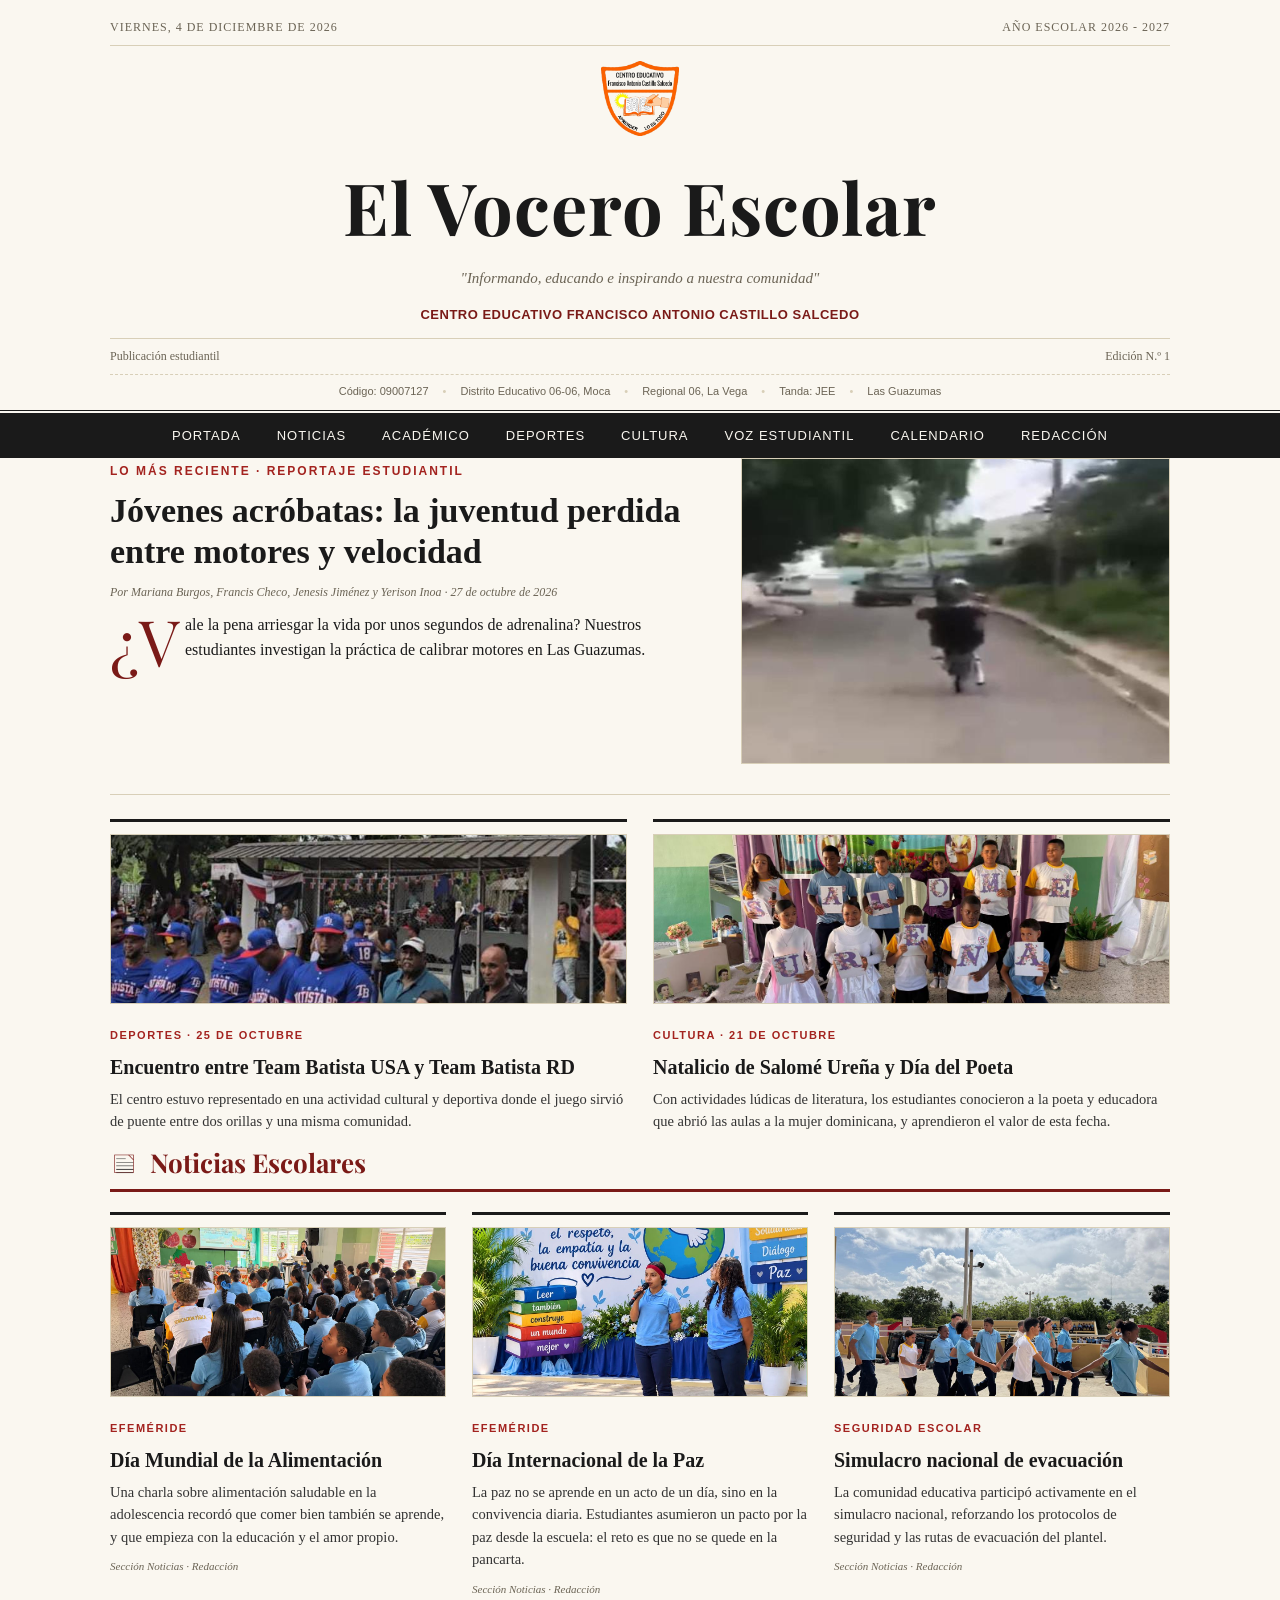
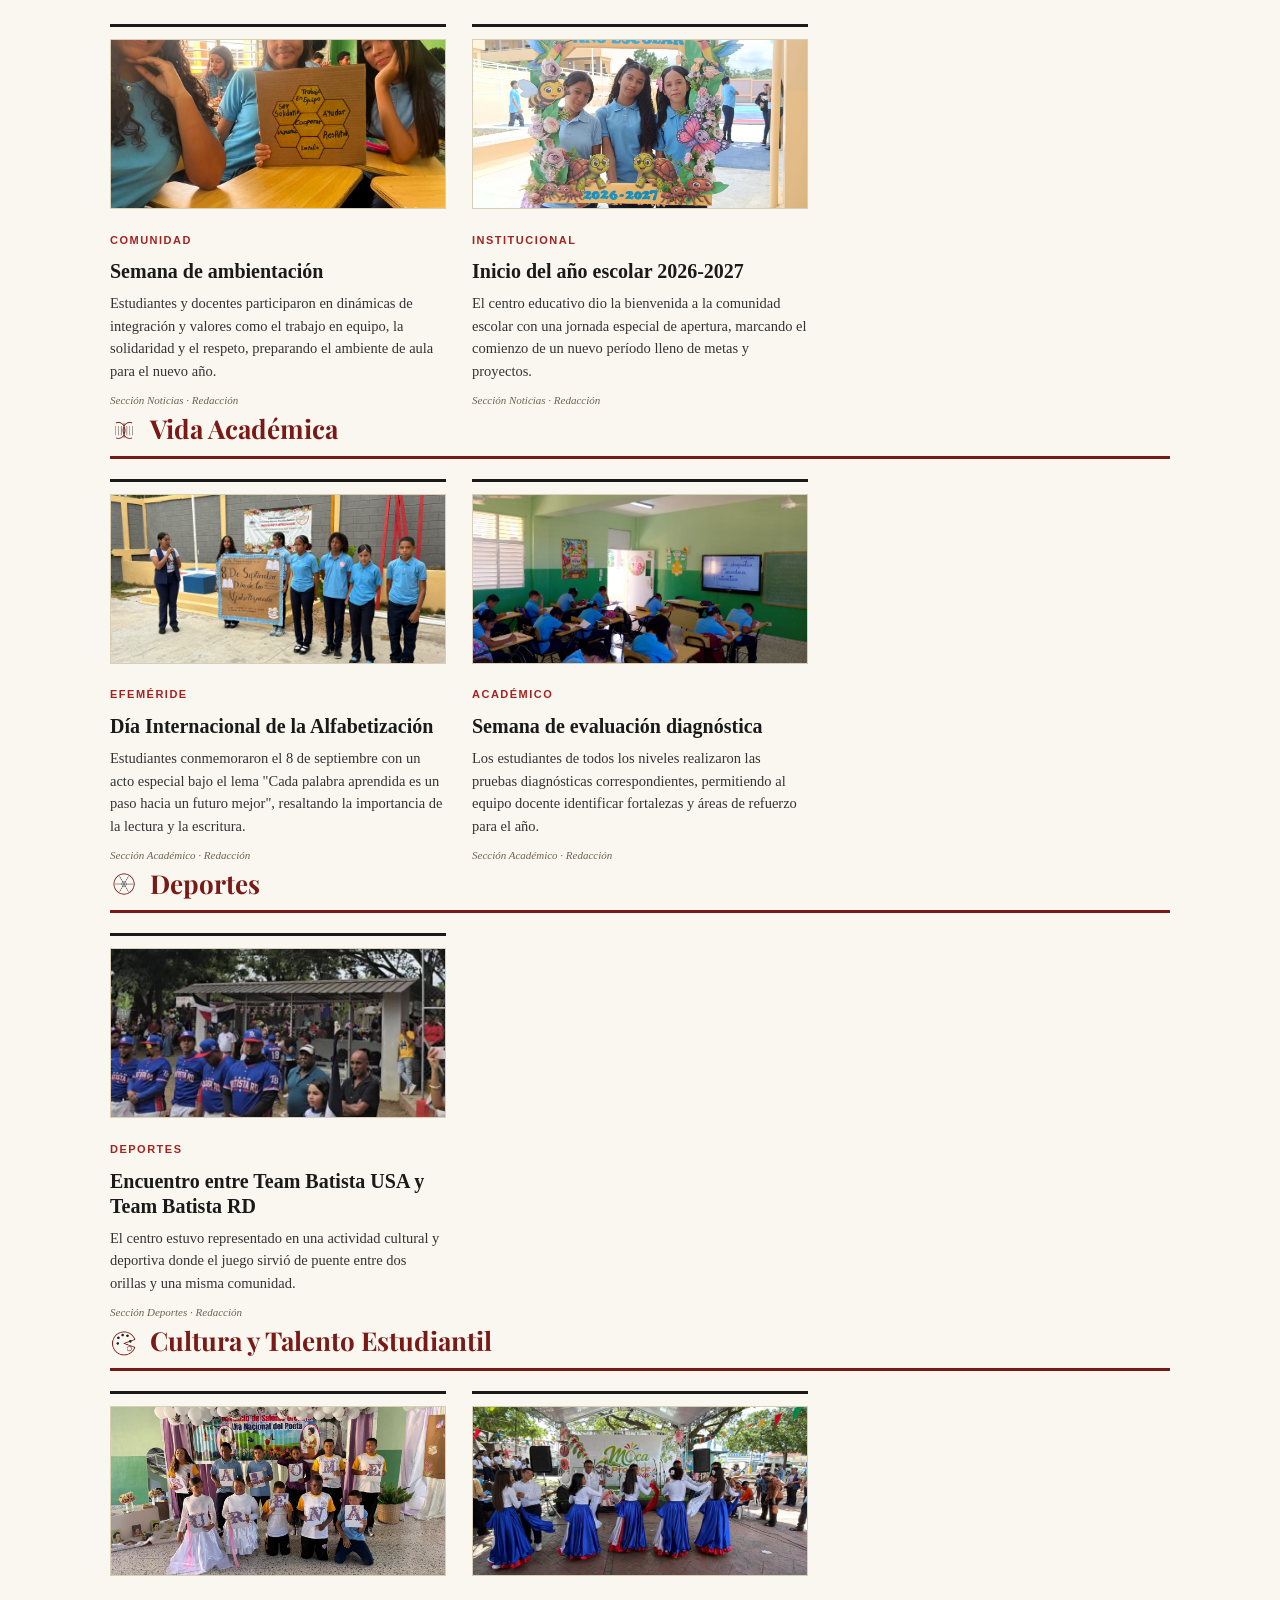
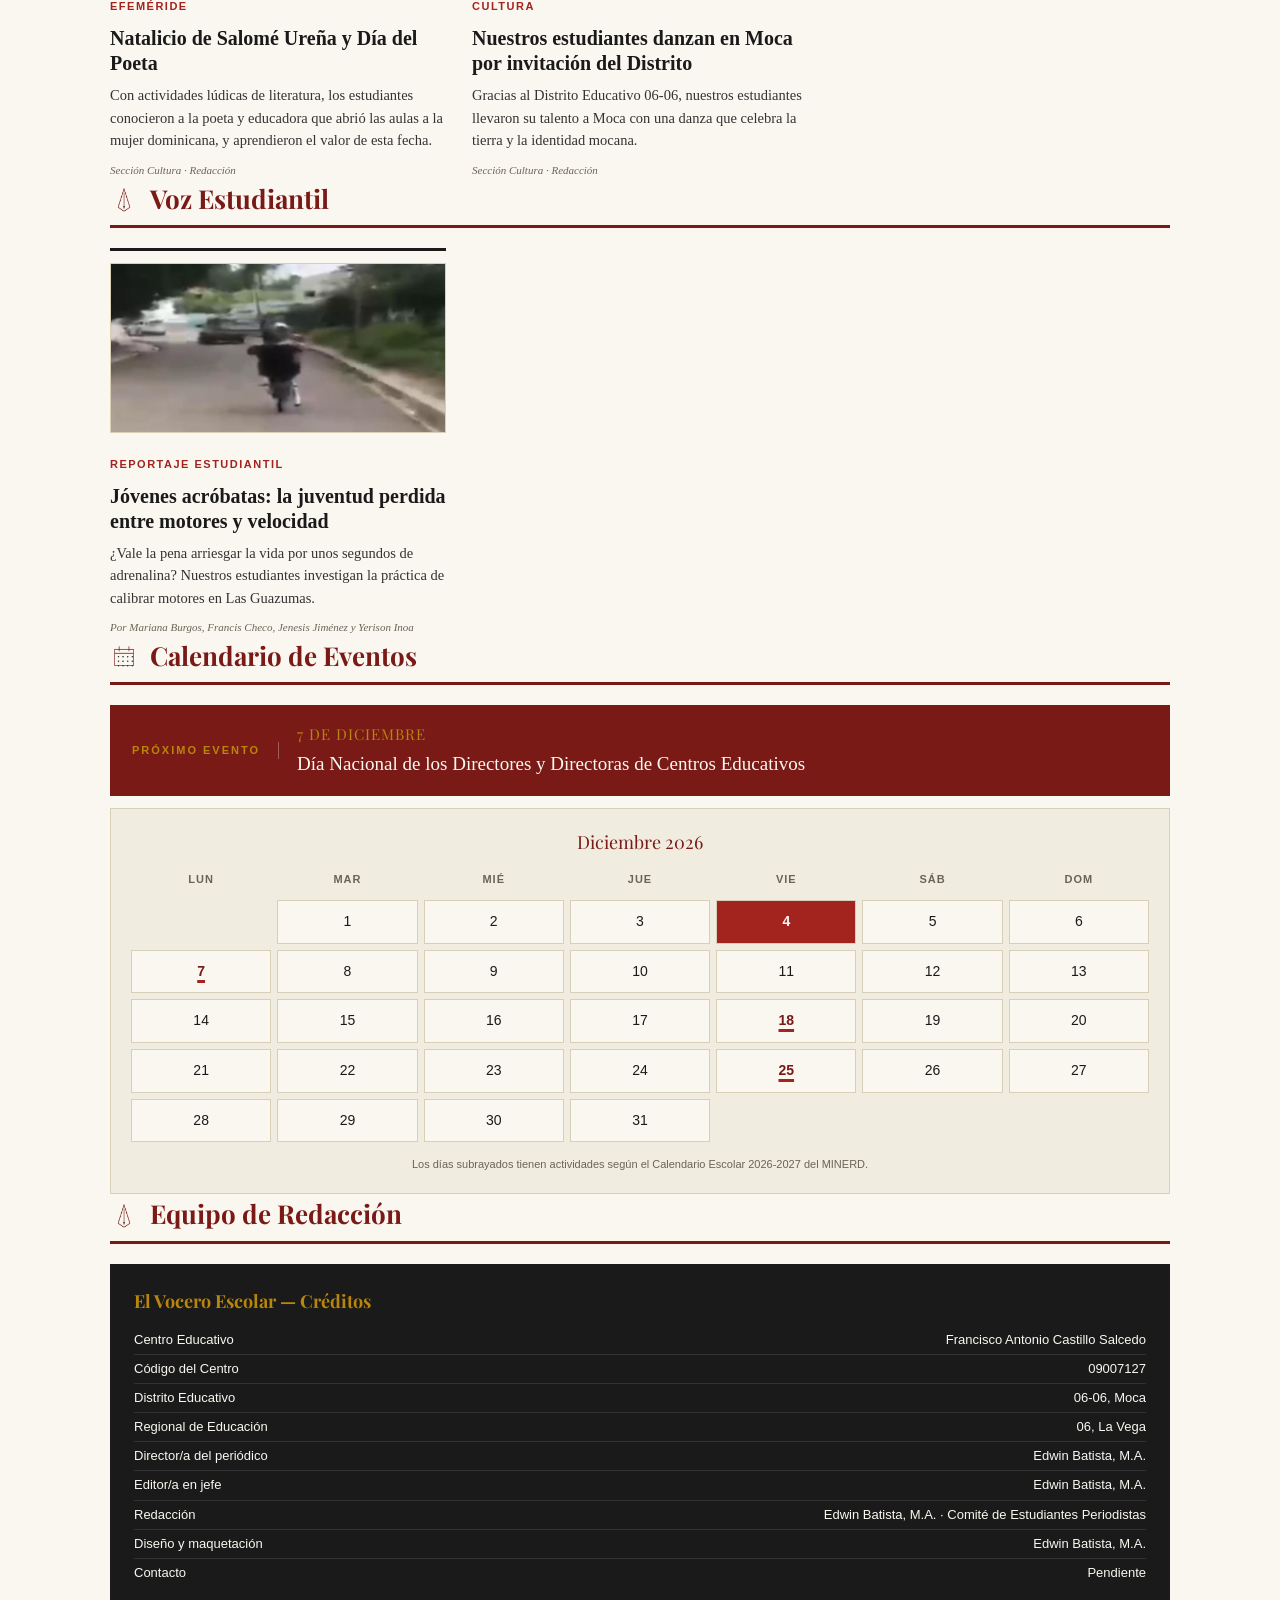
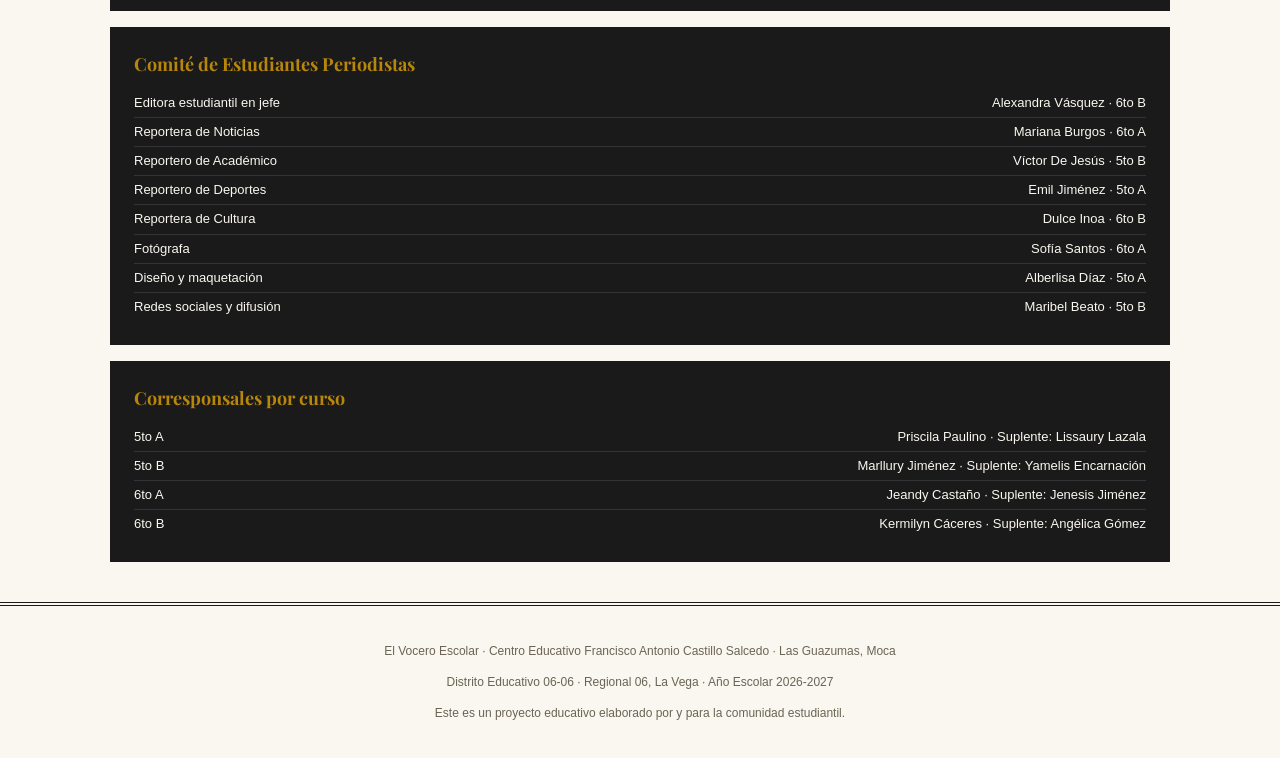
<file: index.html>
<!DOCTYPE html>
<html lang="es">
<head>
<meta charset="UTF-8">
<meta name="viewport" content="width=device-width, initial-scale=1.0">
<title>El Vocero Escolar | Centro Educativo Francisco Antonio Castillo Salcedo</title>
<link rel="preconnect" href="https://fonts.googleapis.com">
<link rel="preconnect" href="https://fonts.gstatic.com" crossorigin>
<link href="https://fonts.googleapis.com/css2?family=Playfair+Display:wght@700;800&display=swap" rel="stylesheet">
<link rel="stylesheet" href="styles.css">
</head>
<body>

<header class="masthead">
  <div class="wrap">
    <div class="top-bar">
      <span id="today-date">Edición Digital</span>
      <span>Año Escolar 2026 - 2027</span>
    </div>
    <div class="title-block">
      <img src="logo.png" alt="Logo Centro Educativo Francisco Antonio Castillo Salcedo" class="school-logo">
      <h1>El Vocero Escolar</h1>
      <p class="subtitle">"Informando, educando e inspirando a nuestra comunidad"</p>
      <p class="school-name">Centro Educativo Francisco Antonio Castillo Salcedo</p>
    </div>
    <div class="masthead-meta">
      <span>Publicación estudiantil</span>
      <span>Edición N.º 1</span>
    </div>
    <div class="school-info">
      <span>Código: 09007127</span>
      <span>Distrito Educativo 06-06, Moca</span>
      <span>Regional 06, La Vega</span>
      <span>Tanda: JEE</span>
      <span>Las Guazumas</span>
    </div>
  </div>
</header>

<nav>
  <ul>
    <li><a href="#portada">Portada</a></li>
    <li><a href="#noticias">Noticias</a></li>
    <li><a href="#academico">Académico</a></li>
    <li><a href="#deportes">Deportes</a></li>
    <li><a href="#cultura">Cultura</a></li>
    <li><a href="#voz">Voz Estudiantil</a></li>
    <li><a href="#eventos">Calendario</a></li>
    <li><a href="#staff">Redacción</a></li>
  </ul>
</nav>

<main class="wrap">

  <section id="portada">
    <a href="noticias/reportaje1.html" class="hero-link">
    <div class="hero">
      <div>
        <span class="kicker">Lo más reciente · Reportaje estudiantil</span>
        <h2>Jóvenes acróbatas: la juventud perdida entre motores y velocidad</h2>
        <p class="byline">Por Mariana Burgos, Francis Checo, Jenesis Jiménez y Yerison Inoa · 27 de octubre de 2026</p>
        <p class="dropcap">¿Realmente vale la pena arriesgar la vida por unos segundos de adrenalina? Para muchos jóvenes de Las Guazumas, calibrar motores es una experiencia llena de emoción que los lleva a desafiar los límites del peligro.</p>
        <p>Nuestros estudiantes investigaron el problema con entrevistas y datos de seguridad vial, y llegaron a una conclusión clara: ningún momento de adrenalina vale más que la propia vida.</p>
      </div>
      <div class="hero-img" style="padding:0;overflow:hidden;">
        <img src="galeria/EDITORIAL-01JOVENESACROBATAS/calibrando-1.jpeg" alt="Joven calibrando una motocicleta" style="width:100%;height:100%;object-fit:cover;display:block;">
      </div>
    </div>
    </a>
    <div class="grid portada-sec">
      <a href="noticias/noticia10.html" class="card-link"><article class="card">
        <img src="galeria/NOTICIA-10PRESENTACIONDEPORTIVA/Fotoprincipal.jpeg" alt="Encuentro Team Batista" class="card-img">
        <span class="cat">Deportes · 25 de octubre</span>
        <h3>Encuentro entre Team Batista USA y Team Batista RD</h3>
        <p>El centro estuvo representado con baile folclórico en una actividad cultural y deportiva que unió a dos orillas.</p>
      </article></a>
      <a href="noticias/noticia9.html" class="card-link"><article class="card">
        <img src="galeria/NOTICIA-09DIADELPOETA/PHOTO-2026-10-21-11-57-33%203.jpg" alt="Estudiantes forman el nombre de Salomé Ureña" class="card-img">
        <span class="cat">Cultura · 21 de octubre</span>
        <h3>Natalicio de Salomé Ureña y Día del Poeta</h3>
        <p>Con actividades lúdicas de literatura, los estudiantes conocieron a la poeta y educadora dominicana.</p>
      </article></a>
    </div>
  </section>

  <section id="noticias">
    <h2 class="section-heading"><img src="icons/icon-noticias.png" alt=""> Noticias Escolares</h2>
    <div class="grid">
      <a href="noticias/noticia8.html" class="card-link" data-date="2026-10-16"><article class="card">
        <img src="galeria/NOTICIA-08DIADELAALIMENTACION/WhatsApp%20Image%202026-10-16%20at%2012.36.22.jpeg" alt="Charla sobre alimentación saludable" class="card-img">
        <span class="cat">Efeméride</span>
        <h3>Día Mundial de la Alimentación</h3>
        <p>Una charla sobre alimentación saludable en la adolescencia recordó que comer bien también se aprende, y que empieza con la educación y el amor propio.</p>
        <div class="meta">Sección Noticias · Redacción</div>
      </article></a>
      <a href="noticias/noticia6.html" class="card-link" data-date="2026-09-15"><article class="card">
        <img src="galeria/NOTICIA-06DIADELAPAZ/WhatsApp%20Image%202026-09-15%20at%2015.56.39.jpeg" alt="Día Internacional de la Paz" class="card-img">
        <span class="cat">Efeméride</span>
        <h3>Día Internacional de la Paz</h3>
        <p>La paz no se aprende en un acto de un día, sino en la convivencia diaria. Estudiantes asumieron un pacto por la paz desde la escuela: el reto es que no se quede en la pancarta.</p>
        <div class="meta">Sección Noticias · Redacción</div>
      </article></a>
      <a href="noticias/noticia4.html" class="card-link" data-date="2026-09-08"><article class="card">
        <img src="galeria/NOTICIA-04SIMULACRONACIONAL/PHOTO-2026-09-08-10-15-25%202.jpg" alt="Simulacro nacional" class="card-img">
        <span class="cat">Seguridad Escolar</span>
        <h3>Simulacro nacional de evacuación</h3>
        <p>La comunidad educativa participó activamente en el simulacro nacional, reforzando los protocolos de seguridad y las rutas de evacuación del plantel.</p>
        <div class="meta">Sección Noticias · Redacción</div>
      </article></a>
      <a href="noticias/noticia2.html" class="card-link" data-date="2026-08-24"><article class="card">
        <img src="galeria/NOTICIA-02PROCESODESEMANAAMBIENTACION/PHOTO-2026-08-25-15-04-25.jpg" alt="Semana de ambientación" class="card-img">
        <span class="cat">Comunidad</span>
        <h3>Semana de ambientación</h3>
        <p>Estudiantes y docentes participaron en dinámicas de integración y valores como el trabajo en equipo, la solidaridad y el respeto, preparando el ambiente de aula para el nuevo año.</p>
        <div class="meta">Sección Noticias · Redacción</div>
      </article></a>
      <a href="noticias/noticia1.html" class="card-link" data-date="2026-08-24"><article class="card">
        <img src="galeria/NOTICIA-01INICIODELANOESCOLAR/PHOTO-2026-08-24-11-41-58.jpg" alt="Inicio del año escolar" class="card-img">
        <span class="cat">Institucional</span>
        <h3>Inicio del año escolar 2026-2027</h3>
        <p>El centro educativo dio la bienvenida a la comunidad escolar con una jornada especial de apertura, marcando el comienzo de un nuevo período lleno de metas y proyectos.</p>
        <div class="meta">Sección Noticias · Redacción</div>
      </article></a>
    </div>
  </section>

  <section id="academico">
    <h2 class="section-heading"><img src="icons/icon-academico.png" alt=""> Vida Académica</h2>
    <div class="grid">
      <a href="noticias/noticia5.html" class="card-link" data-date="2026-09-08"><article class="card">
        <img src="galeria/NOTICIA-05DIADELAALFABETIZACION/PHOTO-2026-09-08-10-39-59.jpg" alt="Día de la Alfabetización" class="card-img">
        <span class="cat">Efeméride</span>
        <h3>Día Internacional de la Alfabetización</h3>
        <p>Estudiantes conmemoraron el 8 de septiembre con un acto especial bajo el lema "Cada palabra aprendida es un paso hacia un futuro mejor", resaltando la importancia de la lectura y la escritura.</p>
        <div class="meta">Sección Académico · Redacción</div>
      </article></a>
      <a href="noticias/noticia3.html" class="card-link" data-date="2026-09-03"><article class="card">
        <img src="galeria/NOTICIA-03SEMANADEEVALUACIONDIAGNOSTICA/PHOTO-2026-09-03-09-05-26.jpg" alt="Semana de evaluación diagnóstica" class="card-img">
        <span class="cat">Académico</span>
        <h3>Semana de evaluación diagnóstica</h3>
        <p>Los estudiantes de todos los niveles realizaron las pruebas diagnósticas correspondientes, permitiendo al equipo docente identificar fortalezas y áreas de refuerzo para el año.</p>
        <div class="meta">Sección Académico · Redacción</div>
      </article></a>
    </div>
  </section>

  <section id="deportes">
    <h2 class="section-heading"><img src="icons/icon-deportes.png" alt=""> Deportes</h2>
    <div class="grid">
      <a href="noticias/noticia10.html" class="card-link" data-date="2026-10-25"><article class="card">
        <img src="galeria/NOTICIA-10PRESENTACIONDEPORTIVA/Fotoprincipal.jpeg" alt="Encuentro Team Batista" class="card-img">
        <span class="cat">Deportes</span>
        <h3>Encuentro entre Team Batista USA y Team Batista RD</h3>
        <p>El centro estuvo representado en una actividad cultural y deportiva donde el juego sirvió de puente entre dos orillas y una misma comunidad.</p>
        <div class="meta">Sección Deportes · Redacción</div>
      </article></a>
    </div>
  </section>

  <section id="cultura">
    <h2 class="section-heading"><img src="icons/icon-cultura.png" alt=""> Cultura y Talento Estudiantil</h2>
    <div class="grid">
      <a href="noticias/noticia9.html" class="card-link" data-date="2026-10-21"><article class="card">
        <img src="galeria/NOTICIA-09DIADELPOETA/PHOTO-2026-10-21-11-57-33%203.jpg" alt="Estudiantes forman el nombre de Salomé Ureña" class="card-img">
        <span class="cat">Efeméride</span>
        <h3>Natalicio de Salomé Ureña y Día del Poeta</h3>
        <p>Con actividades lúdicas de literatura, los estudiantes conocieron a la poeta y educadora que abrió las aulas a la mujer dominicana, y aprendieron el valor de esta fecha.</p>
        <div class="meta">Sección Cultura · Redacción</div>
      </article></a>
      <a href="noticias/noticia7.html" class="card-link" data-date="2026-10-06"><article class="card">
        <img src="galeria/NOTICIA-07INVITACIONDELDISTRITOAREALIZARDANZA/WhatsApp%20Image%202026-10-06%20at%2013.07.10.jpeg" alt="Estudiantes danzando en Moca" class="card-img">
        <span class="cat">Cultura</span>
        <h3>Nuestros estudiantes danzan en Moca por invitación del Distrito</h3>
        <p>Gracias al Distrito Educativo 06-06, nuestros estudiantes llevaron su talento a Moca con una danza que celebra la tierra y la identidad mocana.</p>
        <div class="meta">Sección Cultura · Redacción</div>
      </article></a>
    </div>
  </section>

  <section id="voz">
    <h2 class="section-heading"><img src="icons/icon-redaccion.png" alt=""> Voz Estudiantil</h2>
    <div class="grid">
      <a href="noticias/reportaje1.html" class="card-link" data-date="2026-10-27" data-byline="Por Mariana Burgos, Francis Checo, Jenesis Jiménez y Yerison Inoa"><article class="card">
        <img src="galeria/EDITORIAL-01JOVENESACROBATAS/calibrando-1.jpeg" alt="Joven calibrando una motocicleta" class="card-img">
        <span class="cat">Reportaje estudiantil</span>
        <h3>Jóvenes acróbatas: la juventud perdida entre motores y velocidad</h3>
        <p>¿Vale la pena arriesgar la vida por unos segundos de adrenalina? Nuestros estudiantes investigan la práctica de calibrar motores en Las Guazumas.</p>
        <div class="meta">Por Mariana Burgos, Francis Checo, Jenesis Jiménez y Yerison Inoa</div>
      </article></a>
    </div>
  </section>

  <section id="eventos">
    <h2 class="section-heading"><img src="icons/icon-eventos.png" alt=""> Calendario de Eventos</h2>

    <div class="next-event" id="today-event" hidden>
      <span class="next-event-label">Hoy</span>
      <div class="next-event-body">
        <span class="next-event-date" id="today-event-date"></span>
        <span class="next-event-name" id="today-event-name"></span>
      </div>
    </div>

    <div class="next-event" id="next-event">
      <span class="next-event-label">Próximo evento</span>
      <div class="next-event-body">
        <span class="next-event-date" id="next-event-date">Cargando…</span>
        <span class="next-event-name" id="next-event-name"></span>
      </div>
    </div>

    <div class="month-cal">
      <div class="month-cal-header" id="month-cal-header"></div>
      <div class="month-cal-grid" id="month-cal-grid">
        <span class="dow">Lun</span><span class="dow">Mar</span><span class="dow">Mié</span><span class="dow">Jue</span><span class="dow">Vie</span><span class="dow">Sáb</span><span class="dow">Dom</span>
      </div>
      <p class="month-cal-note">Los días subrayados tienen actividades según el Calendario Escolar 2026-2027 del MINERD.</p>
    </div>
  </section>

  <section id="staff">
    <h2 class="section-heading"><img src="icons/icon-redaccion.png" alt=""> Equipo de Redacción</h2>
    <div class="staffbox">
      <h4>El Vocero Escolar — Créditos</h4>
      <div class="row"><span>Centro Educativo</span><span>Francisco Antonio Castillo Salcedo</span></div>
      <div class="row"><span>Código del Centro</span><span>09007127</span></div>
      <div class="row"><span>Distrito Educativo</span><span>06-06, Moca</span></div>
      <div class="row"><span>Regional de Educación</span><span>06, La Vega</span></div>
      <div class="row"><span>Director/a del periódico</span><span>Edwin Batista, M.A.</span></div>
      <div class="row"><span>Editor/a en jefe</span><span>Edwin Batista, M.A.</span></div>
      <div class="row"><span>Redacción</span><span>Edwin Batista, M.A. · Comité de Estudiantes Periodistas</span></div>
      <div class="row"><span>Diseño y maquetación</span><span>Edwin Batista, M.A.</span></div>
      <div class="row"><span>Contacto</span><span>Pendiente</span></div>
    </div>
    <div class="staffbox">
      <h4>Comité de Estudiantes Periodistas</h4>
      <div class="row"><span>Editora estudiantil en jefe</span><span>Alexandra Vásquez · 6to B</span></div>
      <div class="row"><span>Reportera de Noticias</span><span>Mariana Burgos · 6to A</span></div>
      <div class="row"><span>Reportero de Académico</span><span>Víctor De Jesús · 5to B</span></div>
      <div class="row"><span>Reportero de Deportes</span><span>Emil Jiménez · 5to A</span></div>
      <div class="row"><span>Reportera de Cultura</span><span>Dulce Inoa · 6to B</span></div>
      <div class="row"><span>Fotógrafa</span><span>Sofía Santos · 6to A</span></div>
      <div class="row"><span>Diseño y maquetación</span><span>Alberlisa Díaz · 5to A</span></div>
      <div class="row"><span>Redes sociales y difusión</span><span>Maribel Beato · 5to B</span></div>
    </div>
    <div class="staffbox">
      <h4>Corresponsales por curso</h4>
      <div class="row"><span>5to A</span><span>Priscila Paulino · Suplente: Lissaury Lazala</span></div>
      <div class="row"><span>5to B</span><span>Marllury Jiménez · Suplente: Yamelis Encarnación</span></div>
      <div class="row"><span>6to A</span><span>Jeandy Castaño · Suplente: Jenesis Jiménez</span></div>
      <div class="row"><span>6to B</span><span>Kermilyn Cáceres · Suplente: Angélica Gómez</span></div>
    </div>
  </section>

</main>

<footer>
  <div class="wrap">
    <p>El Vocero Escolar · Centro Educativo Francisco Antonio Castillo Salcedo · Las Guazumas, Moca</p>
    <p>Distrito Educativo 06-06 · Regional 06, La Vega · Año Escolar 2026-2027</p>
    <p>Este es un proyecto educativo elaborado por y para la comunidad estudiantil.</p>
  </div>
</footer>

<script>
  document.getElementById('today-date').textContent = new Date().toLocaleDateString('es-ES', {
    weekday:'long', year:'numeric', month:'long', day:'numeric'
  });
</script>
<script src="events.js"></script>

<script src="site.js"></script>
</body>
</html>
</file>
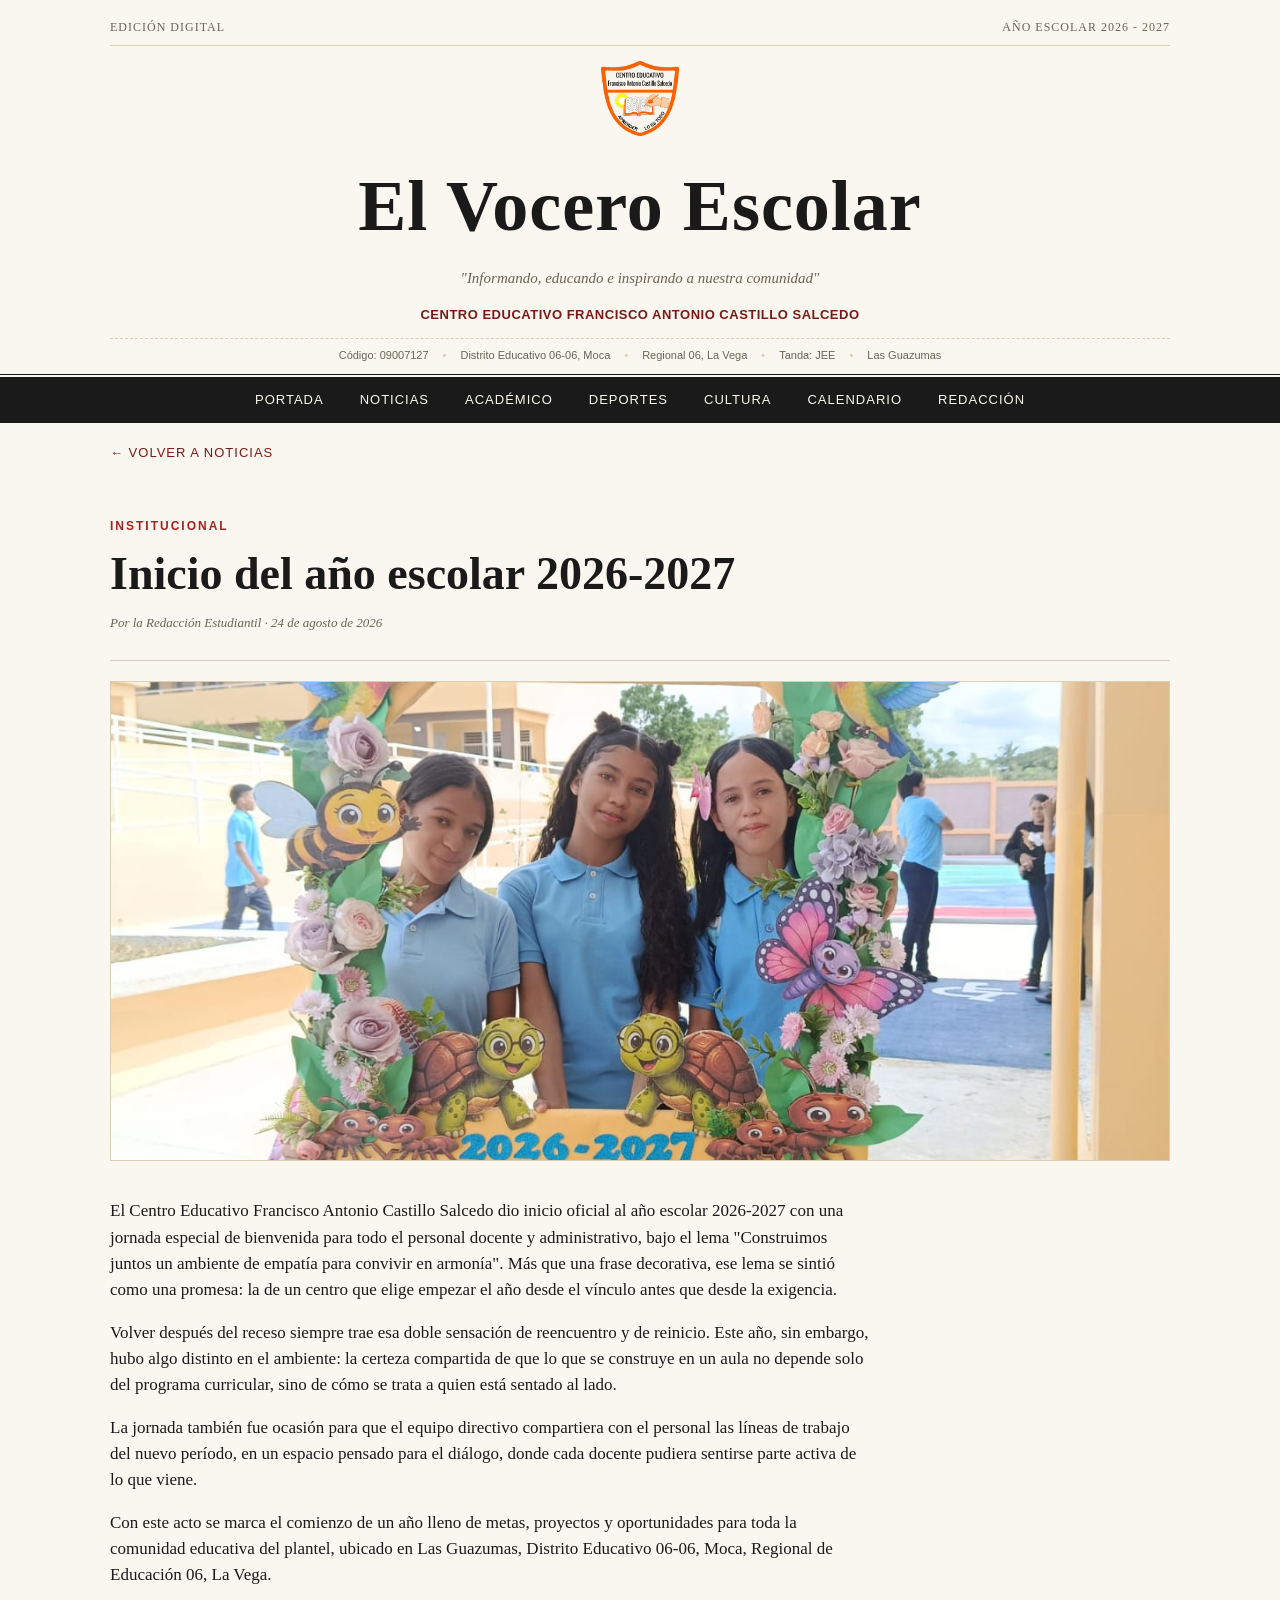
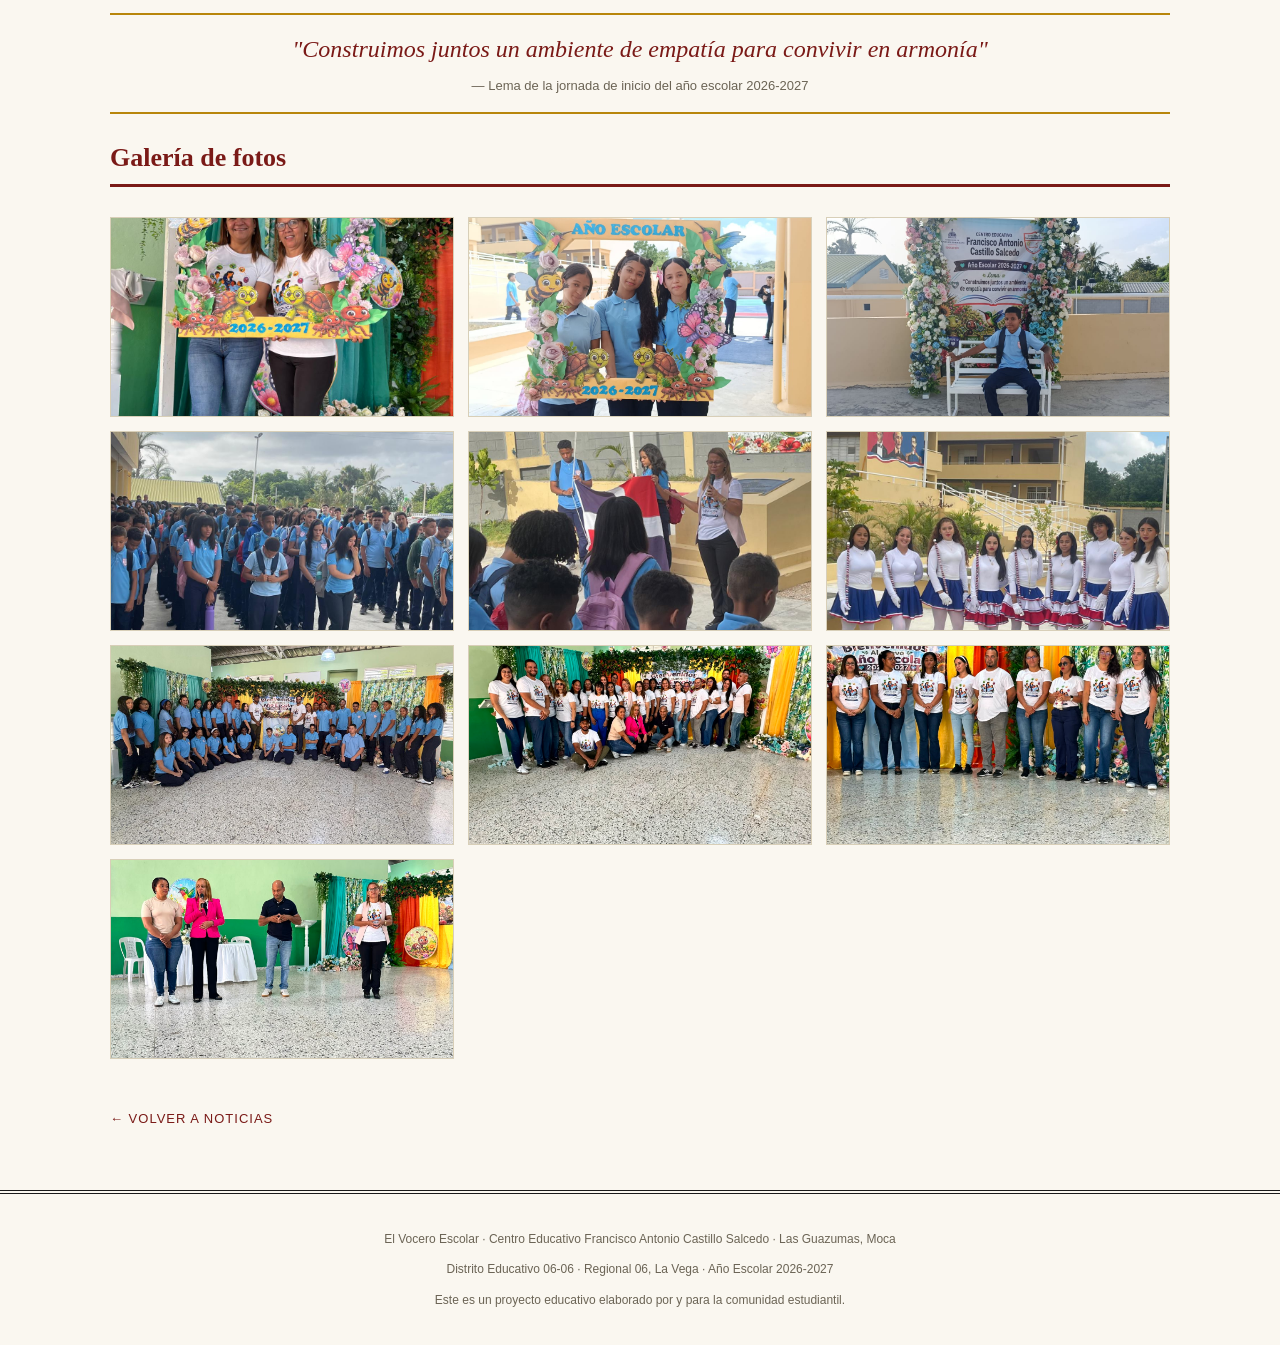
<file: NOTICIAS/noticia1.html>
<!DOCTYPE html>
<html lang="es">
<head>
<meta charset="UTF-8">
<meta name="viewport" content="width=device-width, initial-scale=1.0">
<title>Inicio del año escolar 2026-2027 | El Vocero Escolar</title>
<link rel="stylesheet" href="../styles.css">
</head>
<body>

<header class="masthead">
  <div class="wrap">
    <div class="top-bar">
      <span>Edición Digital</span>
      <span>Año Escolar 2026 - 2027</span>
    </div>
    <div class="title-block">
      <img src="../logo.png" alt="Logo Centro Educativo Francisco Antonio Castillo Salcedo" class="school-logo">
      <h1>El Vocero Escolar</h1>
      <p class="subtitle">"Informando, educando e inspirando a nuestra comunidad"</p>
      <p class="school-name">Centro Educativo Francisco Antonio Castillo Salcedo</p>
    </div>
    <div class="school-info">
      <span>Código: 09007127</span>
      <span>Distrito Educativo 06-06, Moca</span>
      <span>Regional 06, La Vega</span>
      <span>Tanda: JEE</span>
      <span>Las Guazumas</span>
    </div>
  </div>
</header>

<nav>
  <ul>
    <li><a href="../index.html#portada">Portada</a></li>
    <li><a href="../index.html#noticias">Noticias</a></li>
    <li><a href="../index.html#academico">Académico</a></li>
    <li><a href="../index.html#deportes">Deportes</a></li>
    <li><a href="../index.html#cultura">Cultura</a></li>
    <li><a href="../index.html#eventos">Calendario</a></li>
    <li><a href="../index.html#staff">Redacción</a></li>
  </ul>
</nav>

<main class="wrap">
  <a href="../index.html#noticias" class="back-link">&larr; Volver a Noticias</a>
  <article class="article-header">
    <span class="kicker">Institucional</span>
    <h1 class="headline">Inicio del año escolar 2026-2027</h1>
    <p class="byline">Por la Redacción Estudiantil · 24 de agosto de 2026</p>
  </article>

  <img class="article-cover" src="../NOTICIAS/NOTICIA-01INICIODELANOESCOLAR/PHOTO-2026-08-24-11-41-58.jpg" alt="Inicio del año escolar 2026-2027">

  <div class="article-body">
    <p>El Centro Educativo Francisco Antonio Castillo Salcedo dio inicio oficial al año escolar 2026-2027 con una jornada especial de bienvenida para todo el personal docente y administrativo, bajo el lema "Construimos juntos un ambiente de empatía para convivir en armonía". Más que una frase decorativa, ese lema se sintió como una promesa: la de un centro que elige empezar el año desde el vínculo antes que desde la exigencia.</p>
    <p>Volver después del receso siempre trae esa doble sensación de reencuentro y de reinicio. Este año, sin embargo, hubo algo distinto en el ambiente: la certeza compartida de que lo que se construye en un aula no depende solo del programa curricular, sino de cómo se trata a quien está sentado al lado.</p>
    <p>La jornada también fue ocasión para que el equipo directivo compartiera con el personal las líneas de trabajo del nuevo período, en un espacio pensado para el diálogo, donde cada docente pudiera sentirse parte activa de lo que viene.</p>
    <p>Con este acto se marca el comienzo de un año lleno de metas, proyectos y oportunidades para toda la comunidad educativa del plantel, ubicado en Las Guazumas, Distrito Educativo 06-06, Moca, Regional de Educación 06, La Vega.</p>
  </div>

  <blockquote class="pull">
    "Construimos juntos un ambiente de empatía para convivir en armonía"
    <cite>— Lema de la jornada de inicio del año escolar 2026-2027</cite>
  </blockquote>

  <h2 class="section-heading">Galería de fotos</h2>
  <div class="gallery">
    <img src="../NOTICIAS/NOTICIA-01INICIODELANOESCOLAR/PHOTO-2026-08-24-11-41-55.jpg" alt="Inicio del año escolar 2026-2027">
    <img src="../NOTICIAS/NOTICIA-01INICIODELANOESCOLAR/PHOTO-2026-08-24-11-41-58.jpg" alt="Inicio del año escolar 2026-2027">
    <img src="../NOTICIAS/NOTICIA-01INICIODELANOESCOLAR/PHOTO-2026-08-24-11-41-59.jpg" alt="Inicio del año escolar 2026-2027">
    <img src="../NOTICIAS/NOTICIA-01INICIODELANOESCOLAR/PHOTO-2026-08-24-14-48-53%202.jpg" alt="Inicio del año escolar 2026-2027">
    <img src="../NOTICIAS/NOTICIA-01INICIODELANOESCOLAR/PHOTO-2026-08-24-14-48-53.jpg" alt="Inicio del año escolar 2026-2027">
    <img src="../NOTICIAS/NOTICIA-01INICIODELANOESCOLAR/PHOTO-2026-08-24-14-48-56.jpg" alt="Inicio del año escolar 2026-2027">
    <img src="../NOTICIAS/NOTICIA-01INICIODELANOESCOLAR/PHOTO-2026-08-24-15-00-05.jpg" alt="Inicio del año escolar 2026-2027">
    <img src="../NOTICIAS/NOTICIA-01INICIODELANOESCOLAR/PHOTO-2026-08-24-15-03-20.jpg" alt="Inicio del año escolar 2026-2027">
    <img src="../NOTICIAS/NOTICIA-01INICIODELANOESCOLAR/PHOTO-2026-08-24-15-04-07.jpg" alt="Inicio del año escolar 2026-2027">
    <img src="../NOTICIAS/NOTICIA-01INICIODELANOESCOLAR/PHOTO-2026-08-24-15-58-50.jpg" alt="Inicio del año escolar 2026-2027">
  </div>

  <a href="../index.html#noticias" class="back-link">&larr; Volver a Noticias</a>
</main>

<footer>
  <div class="wrap">
    <p>El Vocero Escolar · Centro Educativo Francisco Antonio Castillo Salcedo · Las Guazumas, Moca</p>
    <p>Distrito Educativo 06-06 · Regional 06, La Vega · Año Escolar 2026-2027</p>
    <p>Este es un proyecto educativo elaborado por y para la comunidad estudiantil.</p>
  </div>
</footer>

</body>
</html>
</file>
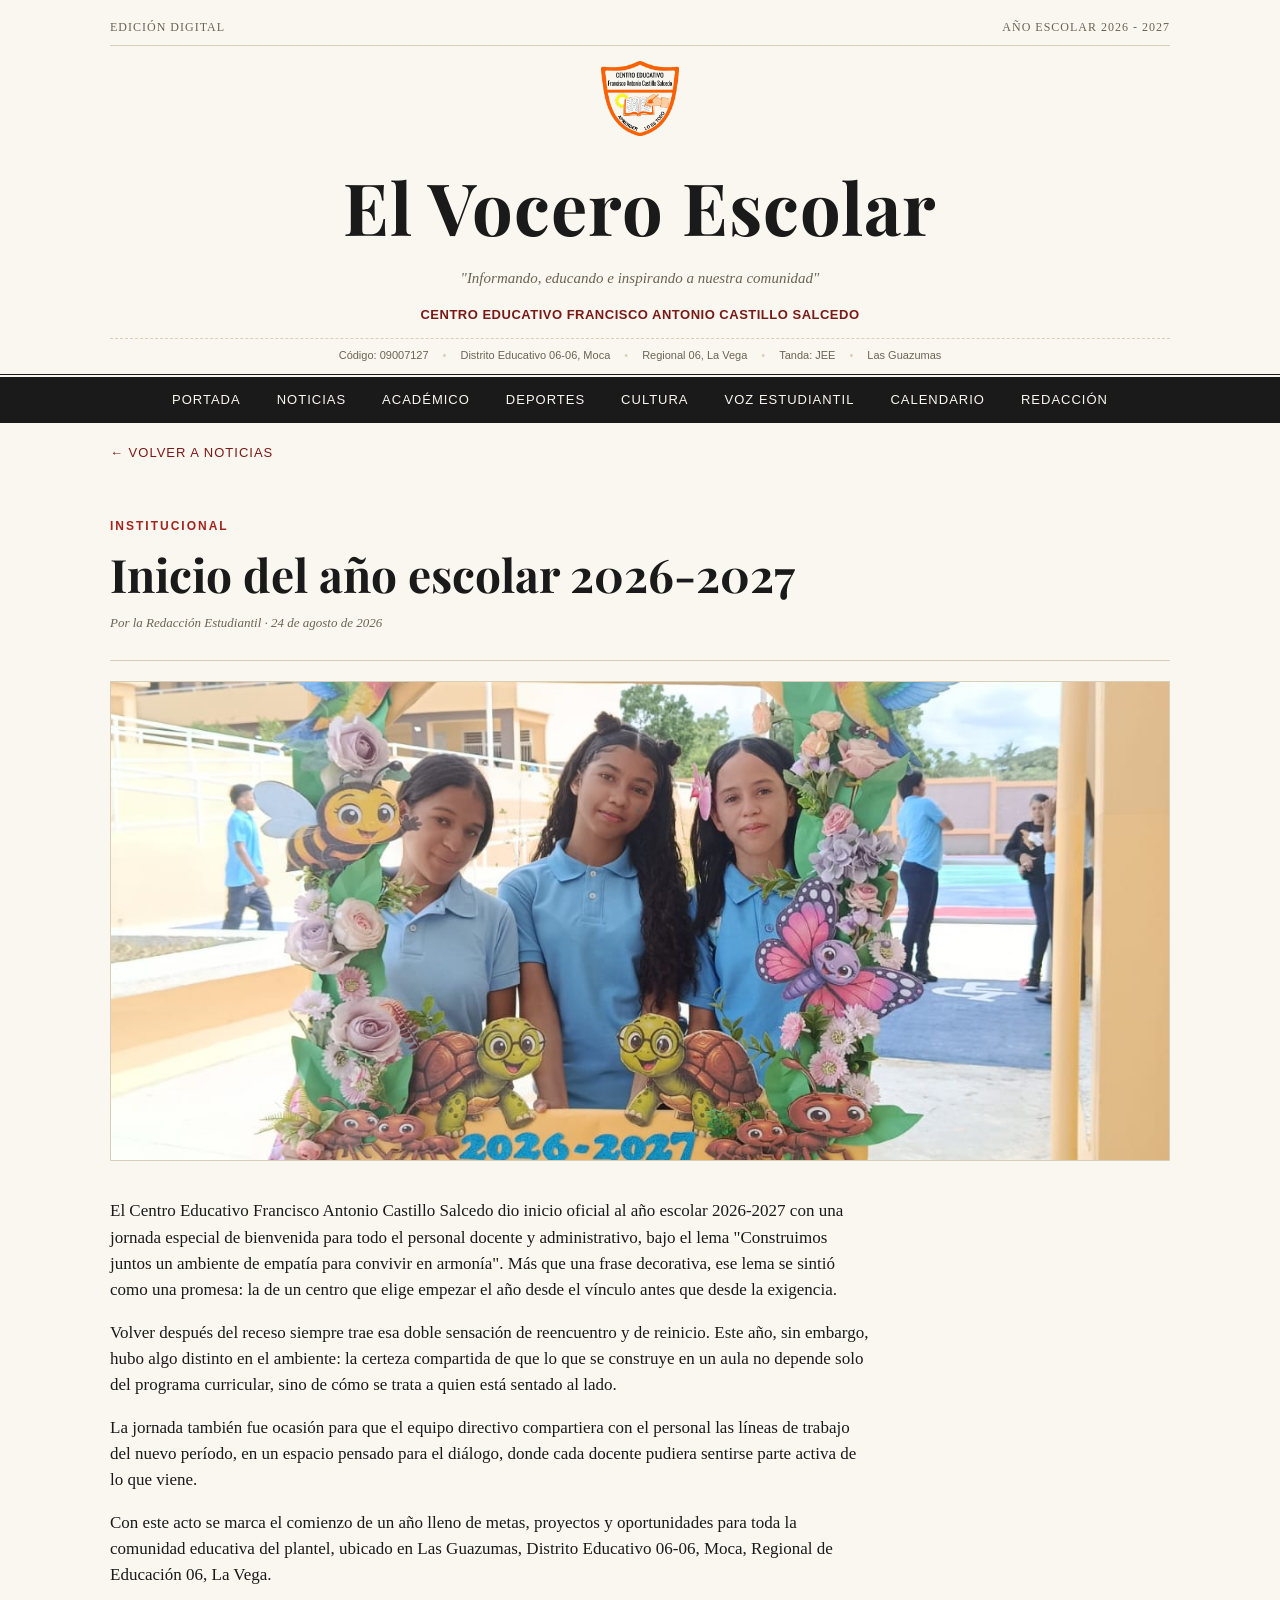
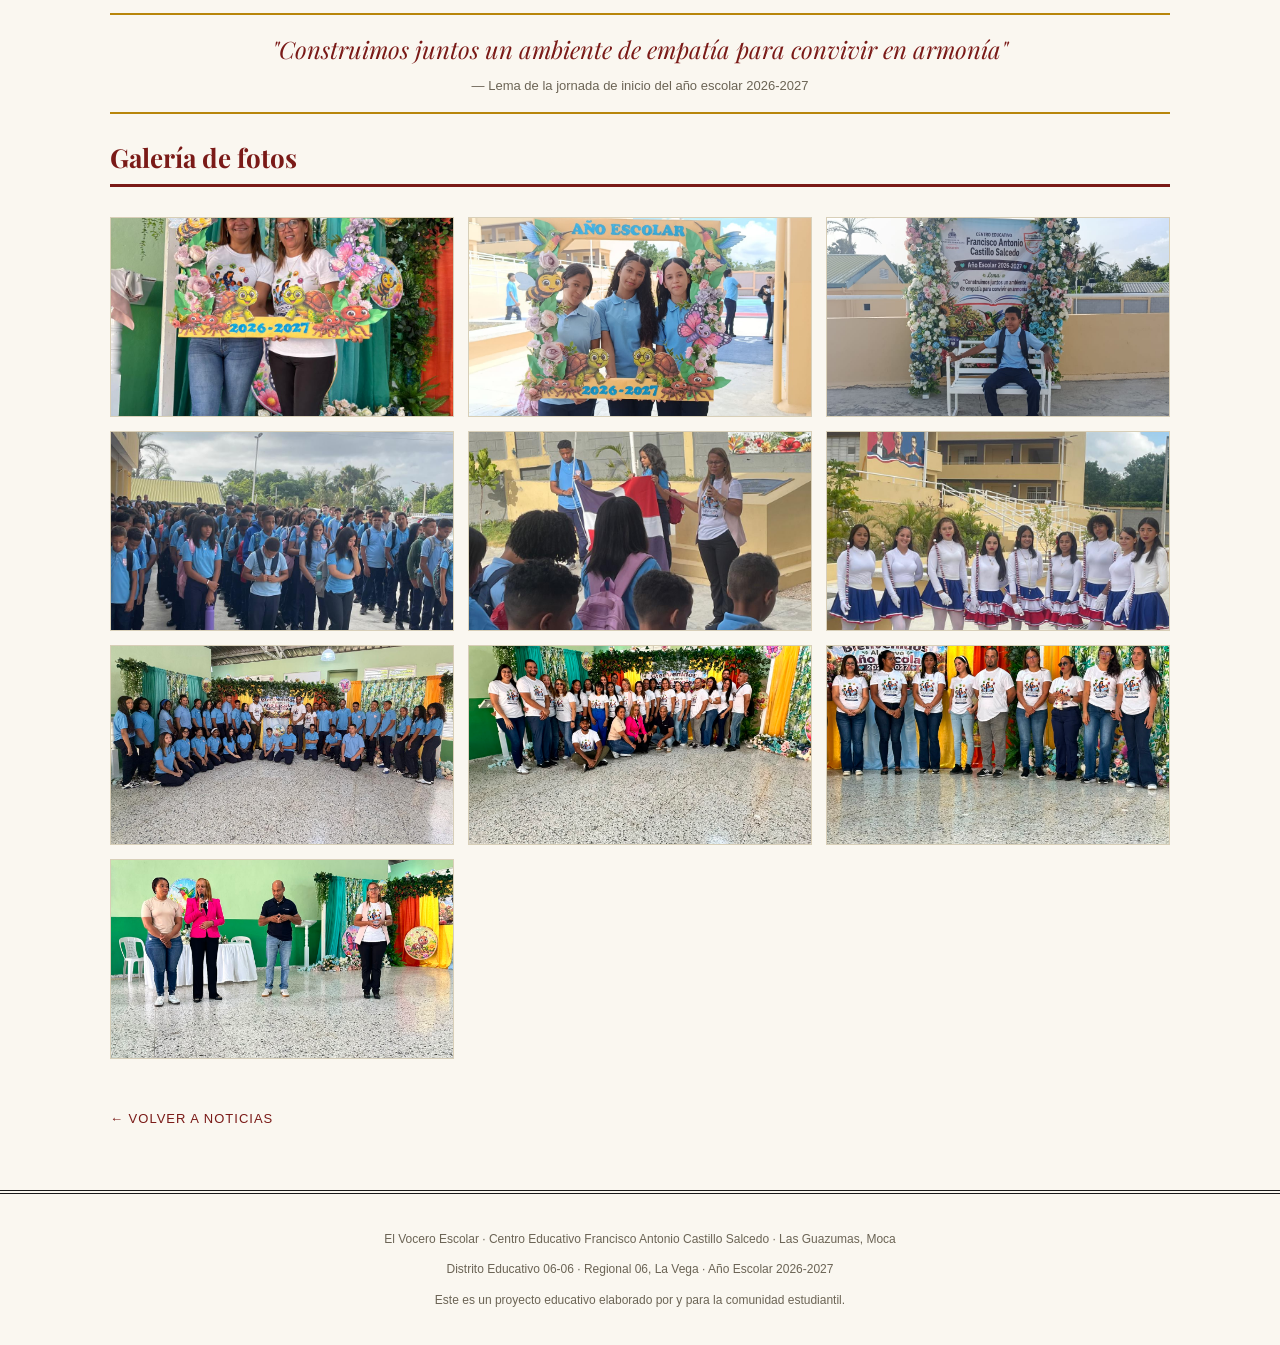
<file: noticias/noticia1.html>
<!DOCTYPE html>
<html lang="es">
<head>
<meta charset="UTF-8">
<meta name="viewport" content="width=device-width, initial-scale=1.0">
<title>Inicio del año escolar 2026-2027 | El Vocero Escolar</title>
<link rel="preconnect" href="https://fonts.googleapis.com">
<link rel="preconnect" href="https://fonts.gstatic.com" crossorigin>
<link href="https://fonts.googleapis.com/css2?family=Playfair+Display:wght@700;800&display=swap" rel="stylesheet">
<link rel="stylesheet" href="../styles.css">
</head>
<body>

<header class="masthead">
  <div class="wrap">
    <div class="top-bar">
      <span>Edición Digital</span>
      <span>Año Escolar 2026 - 2027</span>
    </div>
    <div class="title-block">
      <img src="../logo.png" alt="Logo Centro Educativo Francisco Antonio Castillo Salcedo" class="school-logo">
      <h1>El Vocero Escolar</h1>
      <p class="subtitle">"Informando, educando e inspirando a nuestra comunidad"</p>
      <p class="school-name">Centro Educativo Francisco Antonio Castillo Salcedo</p>
    </div>
    <div class="school-info">
      <span>Código: 09007127</span>
      <span>Distrito Educativo 06-06, Moca</span>
      <span>Regional 06, La Vega</span>
      <span>Tanda: JEE</span>
      <span>Las Guazumas</span>
    </div>
  </div>
</header>

<nav>
  <ul>
    <li><a href="../index.html#portada">Portada</a></li>
    <li><a href="../index.html#noticias">Noticias</a></li>
    <li><a href="../index.html#academico">Académico</a></li>
    <li><a href="../index.html#deportes">Deportes</a></li>
    <li><a href="../index.html#cultura">Cultura</a></li>
    <li><a href="../index.html#voz">Voz Estudiantil</a></li>
    <li><a href="../index.html#eventos">Calendario</a></li>
    <li><a href="../index.html#staff">Redacción</a></li>
  </ul>
</nav>

<main class="wrap">
  <a href="../index.html#noticias" class="back-link">&larr; Volver a Noticias</a>
  <article class="article-header">
    <span class="kicker">Institucional</span>
    <h1 class="headline">Inicio del año escolar 2026-2027</h1>
    <p class="byline">Por la Redacción Estudiantil · 24 de agosto de 2026</p>
  </article>

  <img class="article-cover" src="../galeria/NOTICIA-01INICIODELANOESCOLAR/PHOTO-2026-08-24-11-41-58.jpg" alt="Inicio del año escolar 2026-2027">

  <div class="article-body">
    <p>El Centro Educativo Francisco Antonio Castillo Salcedo dio inicio oficial al año escolar 2026-2027 con una jornada especial de bienvenida para todo el personal docente y administrativo, bajo el lema "Construimos juntos un ambiente de empatía para convivir en armonía". Más que una frase decorativa, ese lema se sintió como una promesa: la de un centro que elige empezar el año desde el vínculo antes que desde la exigencia.</p>
    <p>Volver después del receso siempre trae esa doble sensación de reencuentro y de reinicio. Este año, sin embargo, hubo algo distinto en el ambiente: la certeza compartida de que lo que se construye en un aula no depende solo del programa curricular, sino de cómo se trata a quien está sentado al lado.</p>
    <p>La jornada también fue ocasión para que el equipo directivo compartiera con el personal las líneas de trabajo del nuevo período, en un espacio pensado para el diálogo, donde cada docente pudiera sentirse parte activa de lo que viene.</p>
    <p>Con este acto se marca el comienzo de un año lleno de metas, proyectos y oportunidades para toda la comunidad educativa del plantel, ubicado en Las Guazumas, Distrito Educativo 06-06, Moca, Regional de Educación 06, La Vega.</p>
  </div>

  <blockquote class="pull">
    "Construimos juntos un ambiente de empatía para convivir en armonía"
    <cite>— Lema de la jornada de inicio del año escolar 2026-2027</cite>
  </blockquote>

  <h2 class="section-heading">Galería de fotos</h2>
  <div class="gallery">
    <img src="../galeria/NOTICIA-01INICIODELANOESCOLAR/PHOTO-2026-08-24-11-41-55.jpg" alt="Inicio del año escolar 2026-2027">
    <img src="../galeria/NOTICIA-01INICIODELANOESCOLAR/PHOTO-2026-08-24-11-41-58.jpg" alt="Inicio del año escolar 2026-2027">
    <img src="../galeria/NOTICIA-01INICIODELANOESCOLAR/PHOTO-2026-08-24-11-41-59.jpg" alt="Inicio del año escolar 2026-2027">
    <img src="../galeria/NOTICIA-01INICIODELANOESCOLAR/PHOTO-2026-08-24-14-48-53%202.jpg" alt="Inicio del año escolar 2026-2027">
    <img src="../galeria/NOTICIA-01INICIODELANOESCOLAR/PHOTO-2026-08-24-14-48-53.jpg" alt="Inicio del año escolar 2026-2027">
    <img src="../galeria/NOTICIA-01INICIODELANOESCOLAR/PHOTO-2026-08-24-14-48-56.jpg" alt="Inicio del año escolar 2026-2027">
    <img src="../galeria/NOTICIA-01INICIODELANOESCOLAR/PHOTO-2026-08-24-15-00-05.jpg" alt="Inicio del año escolar 2026-2027">
    <img src="../galeria/NOTICIA-01INICIODELANOESCOLAR/PHOTO-2026-08-24-15-03-20.jpg" alt="Inicio del año escolar 2026-2027">
    <img src="../galeria/NOTICIA-01INICIODELANOESCOLAR/PHOTO-2026-08-24-15-04-07.jpg" alt="Inicio del año escolar 2026-2027">
    <img src="../galeria/NOTICIA-01INICIODELANOESCOLAR/PHOTO-2026-08-24-15-58-50.jpg" alt="Inicio del año escolar 2026-2027">
  </div>

  <a href="../index.html#noticias" class="back-link">&larr; Volver a Noticias</a>
</main>

<footer>
  <div class="wrap">
    <p>El Vocero Escolar · Centro Educativo Francisco Antonio Castillo Salcedo · Las Guazumas, Moca</p>
    <p>Distrito Educativo 06-06 · Regional 06, La Vega · Año Escolar 2026-2027</p>
    <p>Este es un proyecto educativo elaborado por y para la comunidad estudiantil.</p>
  </div>
</footer>

<script src="../site.js"></script>
</body>
</html>
</file>
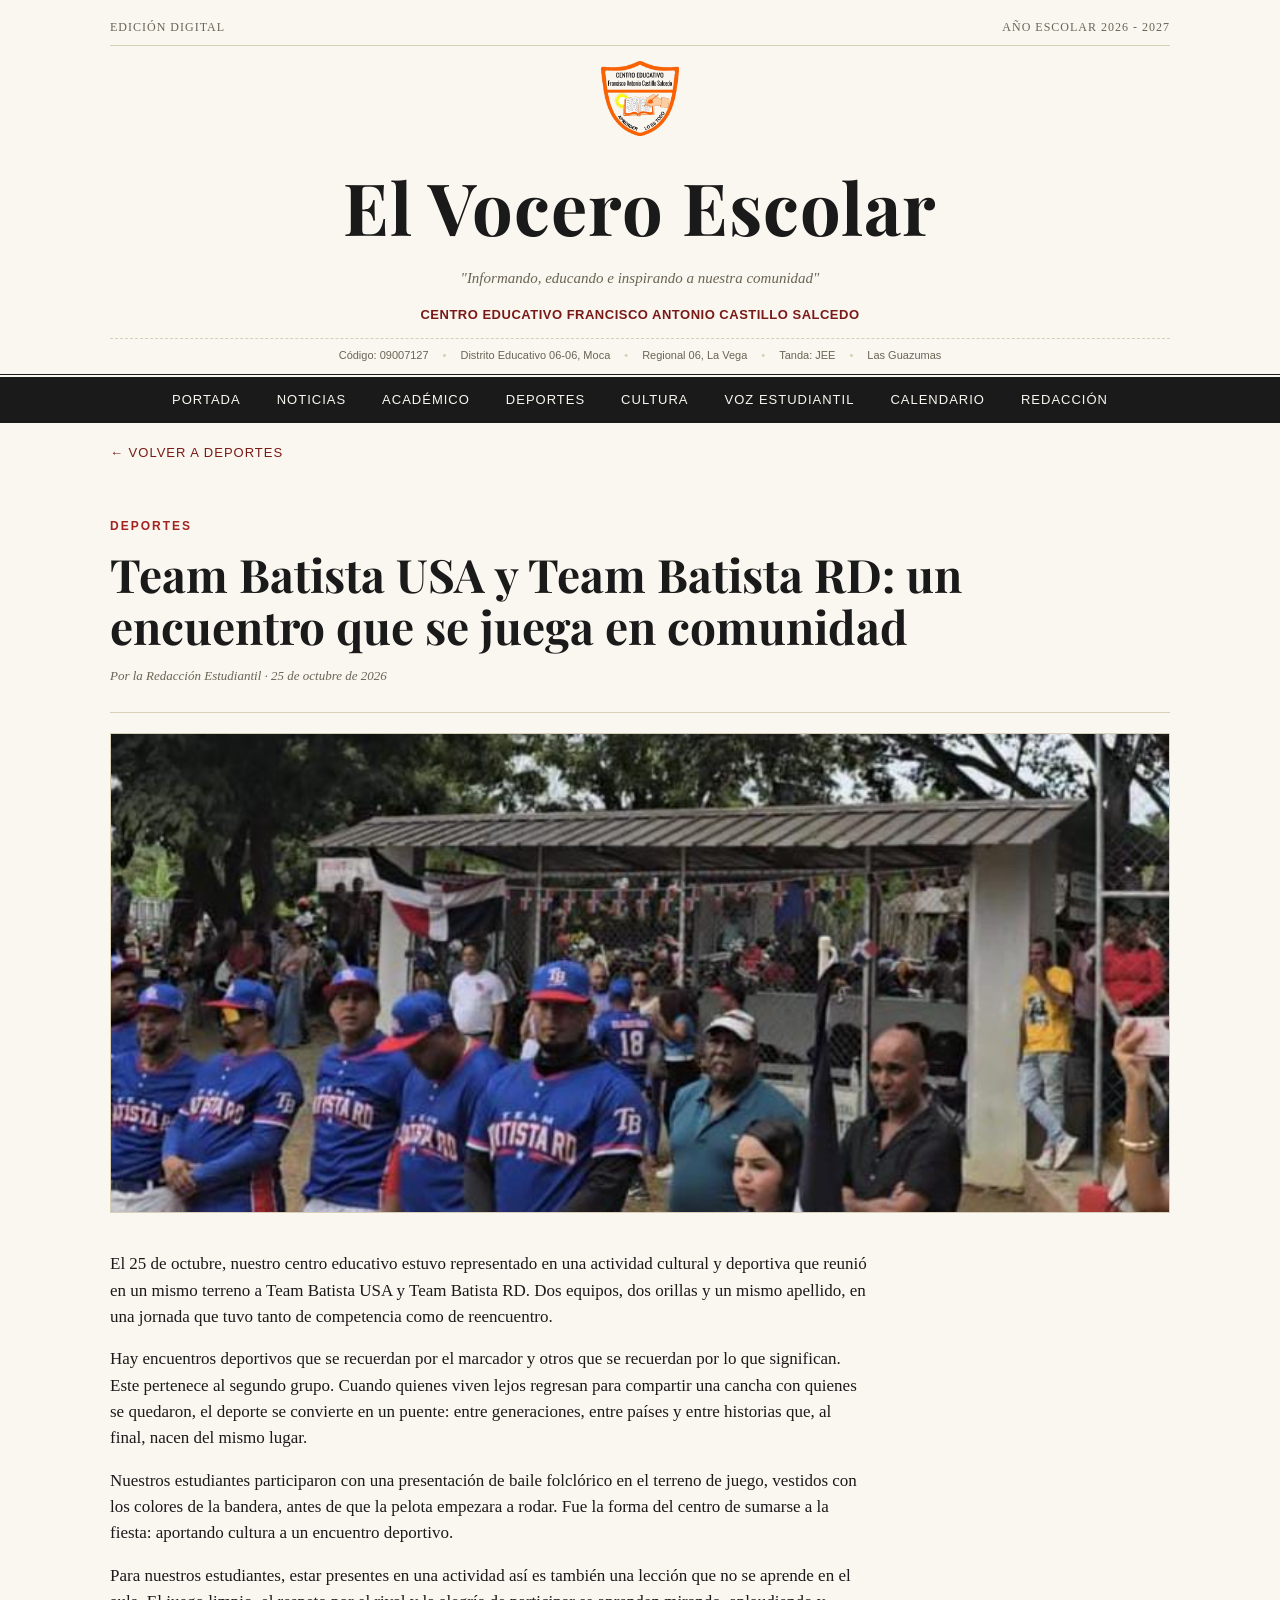
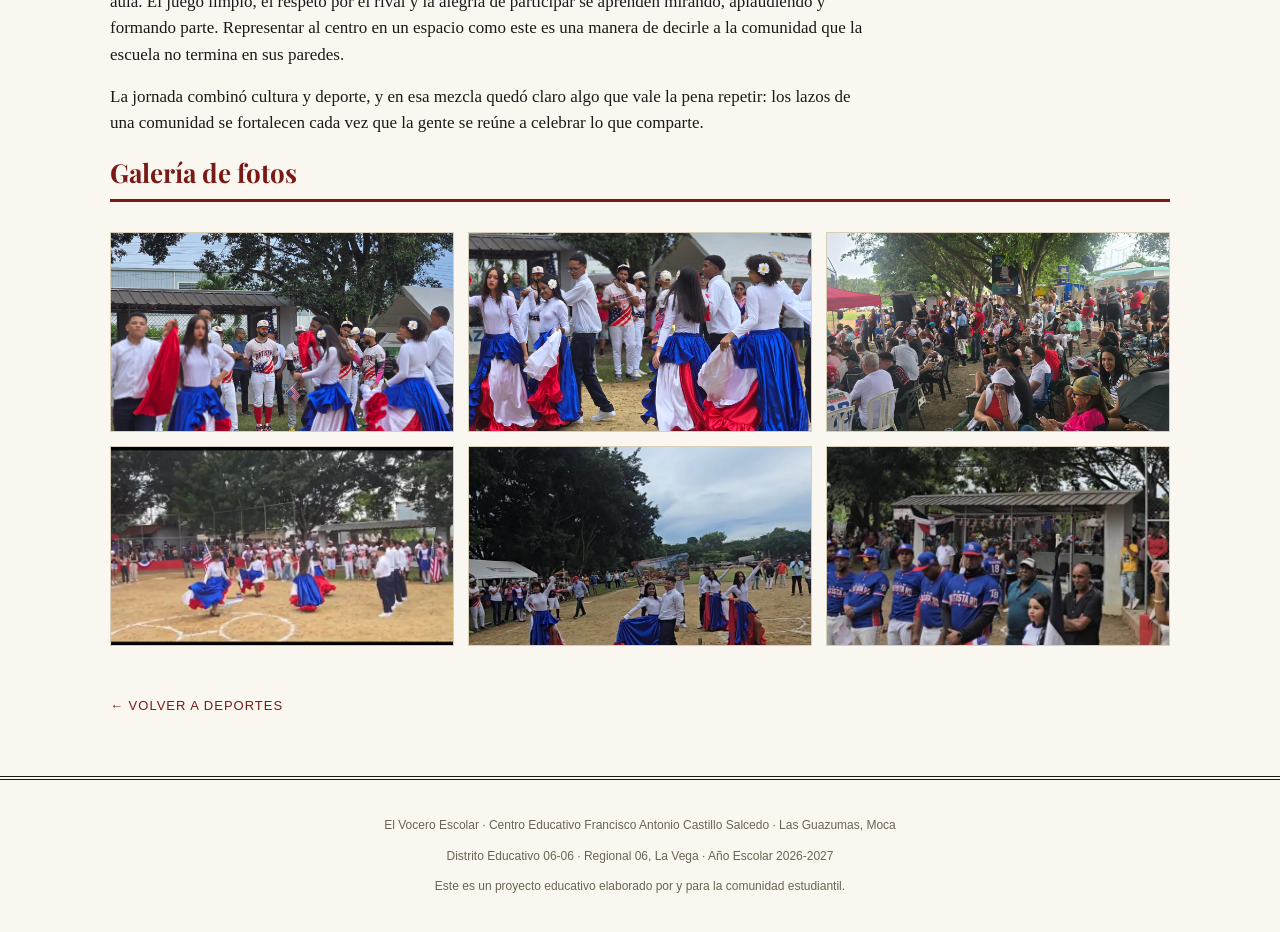
<file: noticias/noticia10.html>
<!DOCTYPE html>
<html lang="es">
<head>
<meta charset="UTF-8">
<meta name="viewport" content="width=device-width, initial-scale=1.0">
<title>Encuentro Team Batista USA y Team Batista RD | El Vocero Escolar</title>
<link rel="preconnect" href="https://fonts.googleapis.com">
<link rel="preconnect" href="https://fonts.gstatic.com" crossorigin>
<link href="https://fonts.googleapis.com/css2?family=Playfair+Display:wght@700;800&display=swap" rel="stylesheet">
<link rel="stylesheet" href="../styles.css">
</head>
<body>

<header class="masthead">
  <div class="wrap">
    <div class="top-bar">
      <span>Edición Digital</span>
      <span>Año Escolar 2026 - 2027</span>
    </div>
    <div class="title-block">
      <img src="../logo.png" alt="Logo Centro Educativo Francisco Antonio Castillo Salcedo" class="school-logo">
      <h1>El Vocero Escolar</h1>
      <p class="subtitle">"Informando, educando e inspirando a nuestra comunidad"</p>
      <p class="school-name">Centro Educativo Francisco Antonio Castillo Salcedo</p>
    </div>
    <div class="school-info">
      <span>Código: 09007127</span>
      <span>Distrito Educativo 06-06, Moca</span>
      <span>Regional 06, La Vega</span>
      <span>Tanda: JEE</span>
      <span>Las Guazumas</span>
    </div>
  </div>
</header>

<nav>
  <ul>
    <li><a href="../index.html#portada">Portada</a></li>
    <li><a href="../index.html#noticias">Noticias</a></li>
    <li><a href="../index.html#academico">Académico</a></li>
    <li><a href="../index.html#deportes">Deportes</a></li>
    <li><a href="../index.html#cultura">Cultura</a></li>
    <li><a href="../index.html#voz">Voz Estudiantil</a></li>
    <li><a href="../index.html#eventos">Calendario</a></li>
    <li><a href="../index.html#staff">Redacción</a></li>
  </ul>
</nav>

<main class="wrap">
  <a href="../index.html#deportes" class="back-link">&larr; Volver a Deportes</a>
  <article class="article-header">
    <span class="kicker">Deportes</span>
    <h1 class="headline">Team Batista USA y Team Batista RD: un encuentro que se juega en comunidad</h1>
    <p class="byline">Por la Redacción Estudiantil · 25 de octubre de 2026</p>
  </article>

  <img class="article-cover" src="../galeria/NOTICIA-10PRESENTACIONDEPORTIVA/Fotoprincipal.jpeg" alt="Encuentro Team Batista USA y Team Batista RD">

  <div class="article-body">
    <p>El 25 de octubre, nuestro centro educativo estuvo representado en una actividad cultural y deportiva que reunió en un mismo terreno a Team Batista USA y Team Batista RD. Dos equipos, dos orillas y un mismo apellido, en una jornada que tuvo tanto de competencia como de reencuentro.</p>
    <p>Hay encuentros deportivos que se recuerdan por el marcador y otros que se recuerdan por lo que significan. Este pertenece al segundo grupo. Cuando quienes viven lejos regresan para compartir una cancha con quienes se quedaron, el deporte se convierte en un puente: entre generaciones, entre países y entre historias que, al final, nacen del mismo lugar.</p>
    <p>Nuestros estudiantes participaron con una presentación de baile folclórico en el terreno de juego, vestidos con los colores de la bandera, antes de que la pelota empezara a rodar. Fue la forma del centro de sumarse a la fiesta: aportando cultura a un encuentro deportivo.</p>
    <p>Para nuestros estudiantes, estar presentes en una actividad así es también una lección que no se aprende en el aula. El juego limpio, el respeto por el rival y la alegría de participar se aprenden mirando, aplaudiendo y formando parte. Representar al centro en un espacio como este es una manera de decirle a la comunidad que la escuela no termina en sus paredes.</p>
    <p>La jornada combinó cultura y deporte, y en esa mezcla quedó claro algo que vale la pena repetir: los lazos de una comunidad se fortalecen cada vez que la gente se reúne a celebrar lo que comparte.</p>
  </div>

  <h2 class="section-heading">Galería de fotos</h2>
  <div class="gallery">
    <img src="../galeria/NOTICIA-10PRESENTACIONDEPORTIVA/WhatsApp%20Image%202026-11-19%20at%2008.37.45%20(1).jpeg" alt="Encuentro Team Batista">
    <img src="../galeria/NOTICIA-10PRESENTACIONDEPORTIVA/WhatsApp%20Image%202026-11-19%20at%2008.37.45%20(2).jpeg" alt="Encuentro Team Batista">
    <img src="../galeria/NOTICIA-10PRESENTACIONDEPORTIVA/WhatsApp%20Image%202026-11-19%20at%2008.37.45%20(3).jpeg" alt="Encuentro Team Batista">
    <img src="../galeria/NOTICIA-10PRESENTACIONDEPORTIVA/WhatsApp%20Image%202026-11-19%20at%2008.37.45.jpeg" alt="Encuentro Team Batista">
    <img src="../galeria/NOTICIA-10PRESENTACIONDEPORTIVA/WhatsApp%20Image%202026-11-19%20at%2008.37.46.jpeg" alt="Encuentro Team Batista">
    <img src="../galeria/NOTICIA-10PRESENTACIONDEPORTIVA/Fotoprincipal.jpeg" alt="Encuentro Team Batista">
  </div>

  <a href="../index.html#deportes" class="back-link">&larr; Volver a Deportes</a>
</main>

<footer>
  <div class="wrap">
    <p>El Vocero Escolar · Centro Educativo Francisco Antonio Castillo Salcedo · Las Guazumas, Moca</p>
    <p>Distrito Educativo 06-06 · Regional 06, La Vega · Año Escolar 2026-2027</p>
    <p>Este es un proyecto educativo elaborado por y para la comunidad estudiantil.</p>
  </div>
</footer>

<script src="../site.js"></script>
</body>
</html>
</file>
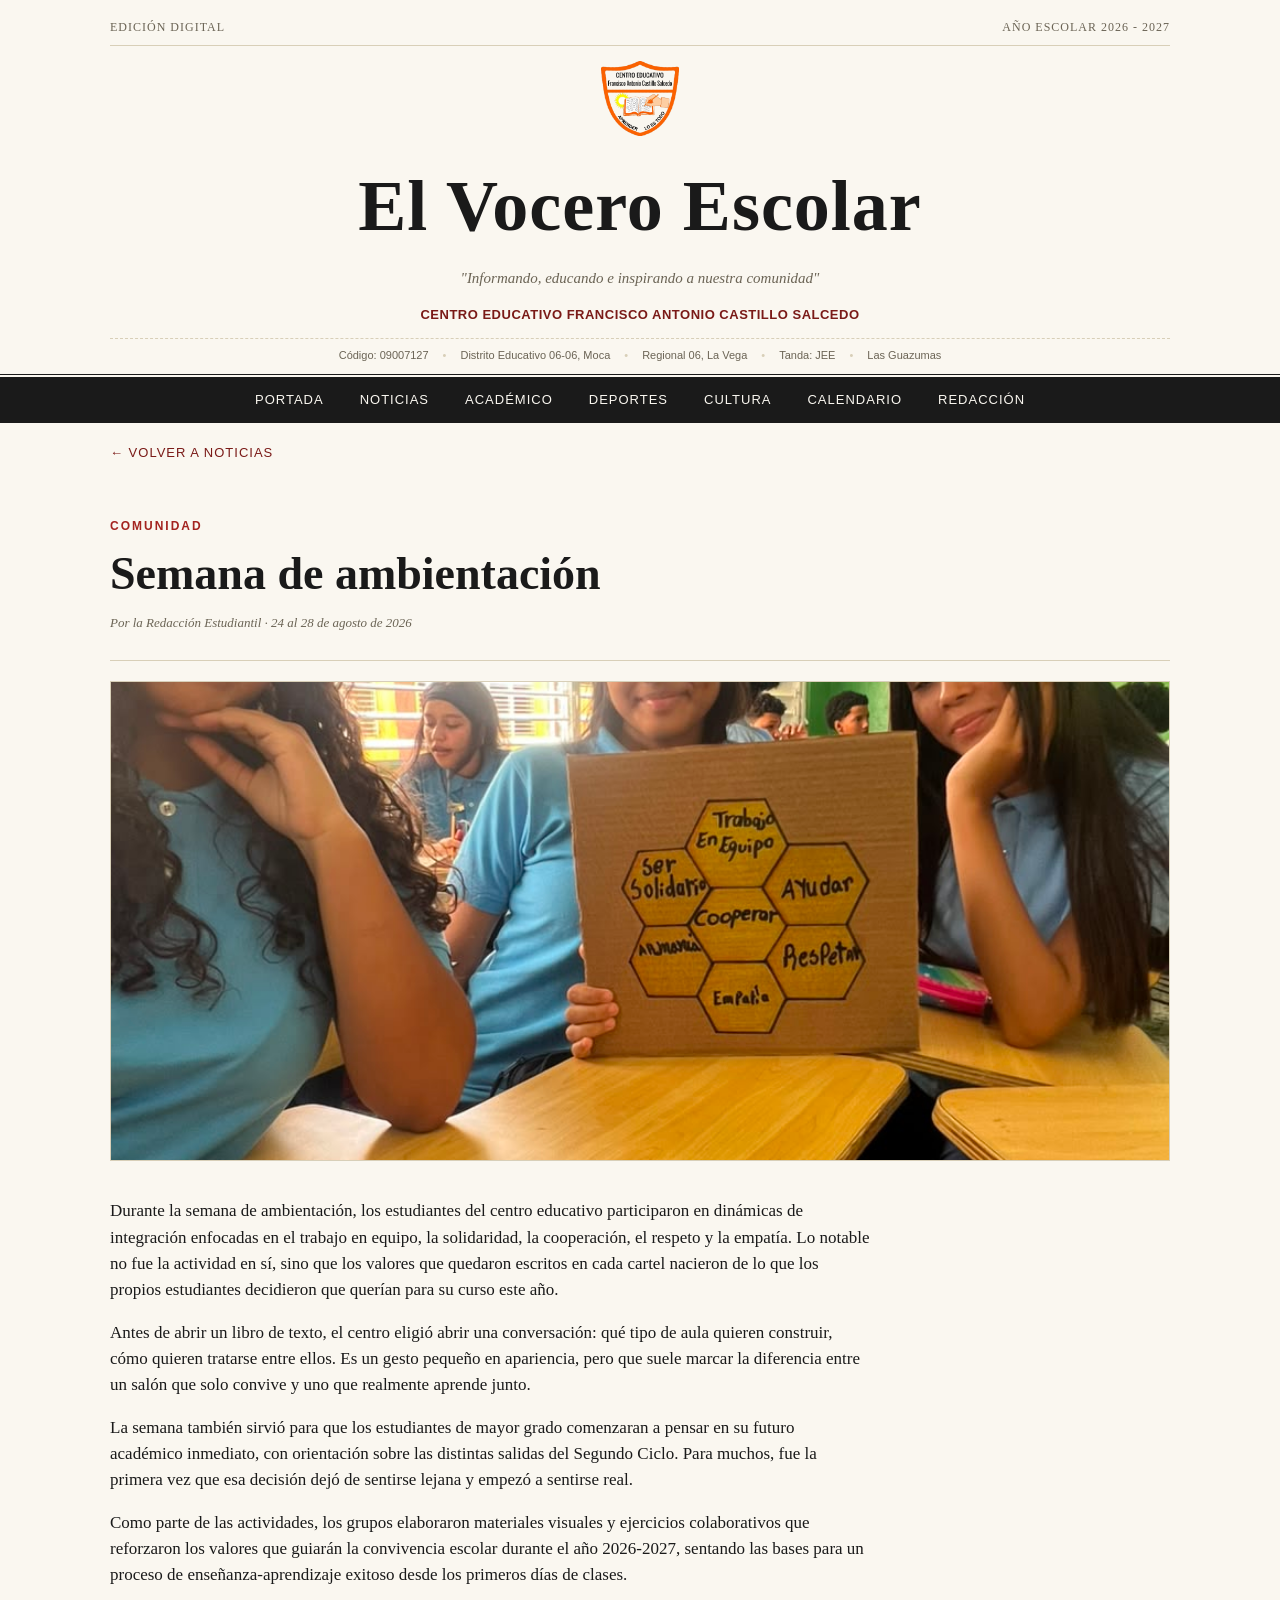
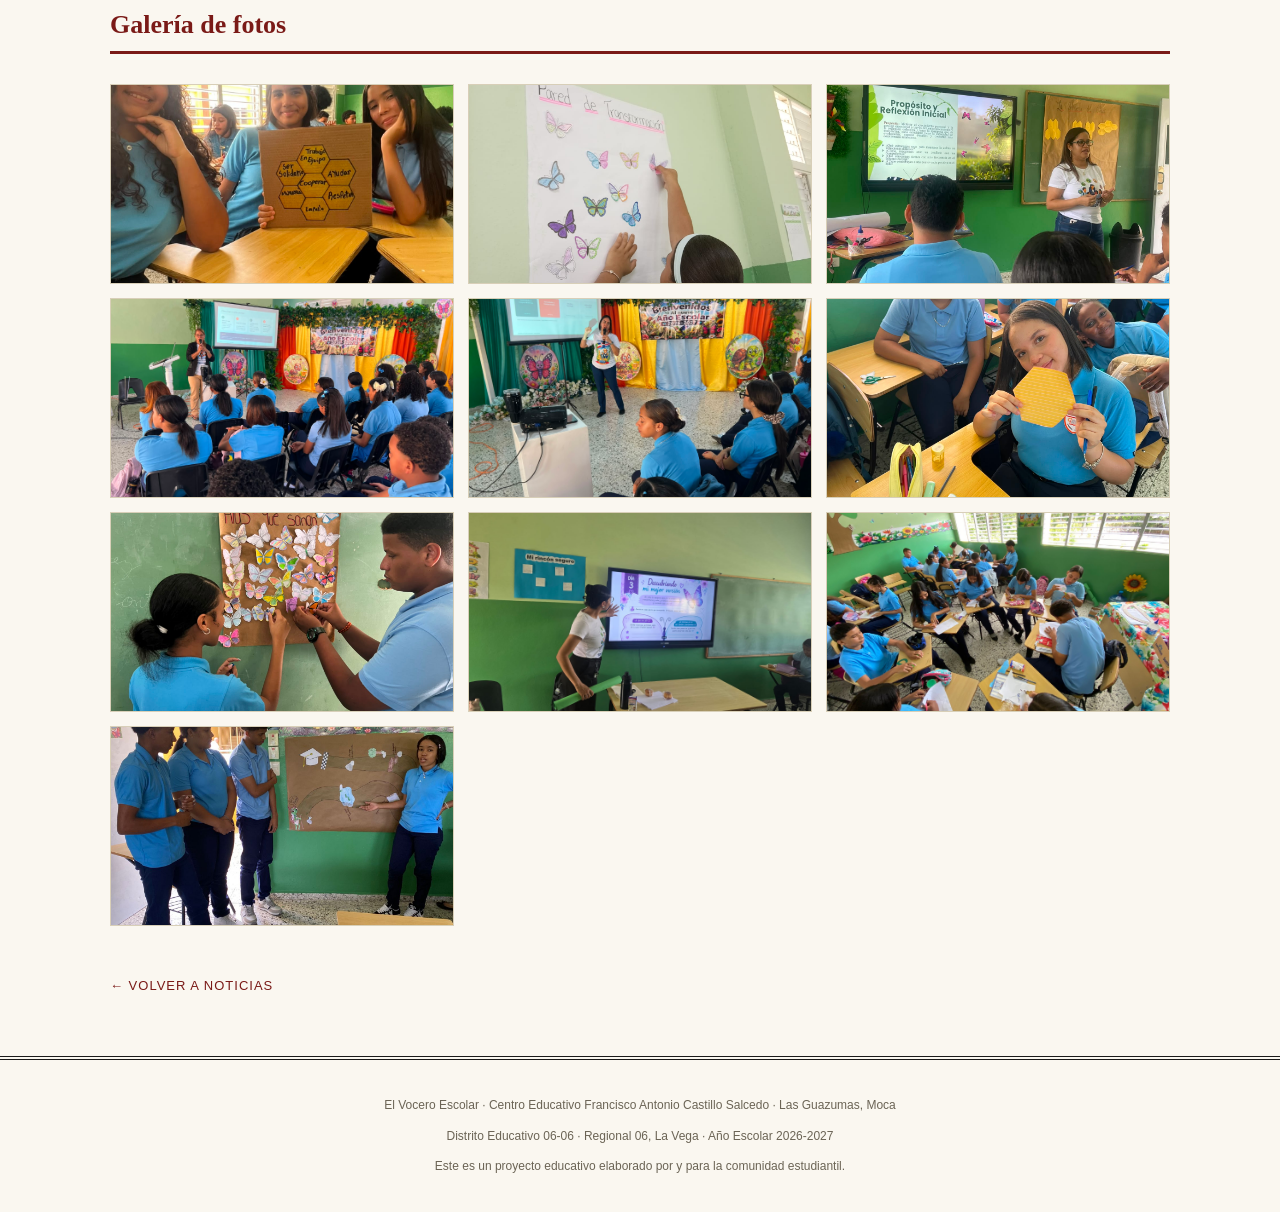
<file: NOTICIAS/noticia2.html>
<!DOCTYPE html>
<html lang="es">
<head>
<meta charset="UTF-8">
<meta name="viewport" content="width=device-width, initial-scale=1.0">
<title>Semana de ambientación | El Vocero Escolar</title>
<link rel="stylesheet" href="../styles.css">
</head>
<body>

<header class="masthead">
  <div class="wrap">
    <div class="top-bar">
      <span>Edición Digital</span>
      <span>Año Escolar 2026 - 2027</span>
    </div>
    <div class="title-block">
      <img src="../logo.png" alt="Logo Centro Educativo Francisco Antonio Castillo Salcedo" class="school-logo">
      <h1>El Vocero Escolar</h1>
      <p class="subtitle">"Informando, educando e inspirando a nuestra comunidad"</p>
      <p class="school-name">Centro Educativo Francisco Antonio Castillo Salcedo</p>
    </div>
    <div class="school-info">
      <span>Código: 09007127</span>
      <span>Distrito Educativo 06-06, Moca</span>
      <span>Regional 06, La Vega</span>
      <span>Tanda: JEE</span>
      <span>Las Guazumas</span>
    </div>
  </div>
</header>

<nav>
  <ul>
    <li><a href="../index.html#portada">Portada</a></li>
    <li><a href="../index.html#noticias">Noticias</a></li>
    <li><a href="../index.html#academico">Académico</a></li>
    <li><a href="../index.html#deportes">Deportes</a></li>
    <li><a href="../index.html#cultura">Cultura</a></li>
    <li><a href="../index.html#eventos">Calendario</a></li>
    <li><a href="../index.html#staff">Redacción</a></li>
  </ul>
</nav>

<main class="wrap">
  <a href="../index.html#noticias" class="back-link">&larr; Volver a Noticias</a>
  <article class="article-header">
    <span class="kicker">Comunidad</span>
    <h1 class="headline">Semana de ambientación</h1>
    <p class="byline">Por la Redacción Estudiantil · 24 al 28 de agosto de 2026</p>
  </article>

  <img class="article-cover" src="../NOTICIAS/NOTICIA-02PROCESODESEMANAAMBIENTACION/PHOTO-2026-08-25-15-04-25.jpg" alt="Semana de ambientación">

  <div class="article-body">
    <p>Durante la semana de ambientación, los estudiantes del centro educativo participaron en dinámicas de integración enfocadas en el trabajo en equipo, la solidaridad, la cooperación, el respeto y la empatía. Lo notable no fue la actividad en sí, sino que los valores que quedaron escritos en cada cartel nacieron de lo que los propios estudiantes decidieron que querían para su curso este año.</p>
    <p>Antes de abrir un libro de texto, el centro eligió abrir una conversación: qué tipo de aula quieren construir, cómo quieren tratarse entre ellos. Es un gesto pequeño en apariencia, pero que suele marcar la diferencia entre un salón que solo convive y uno que realmente aprende junto.</p>
    <p>La semana también sirvió para que los estudiantes de mayor grado comenzaran a pensar en su futuro académico inmediato, con orientación sobre las distintas salidas del Segundo Ciclo. Para muchos, fue la primera vez que esa decisión dejó de sentirse lejana y empezó a sentirse real.</p>
    <p>Como parte de las actividades, los grupos elaboraron materiales visuales y ejercicios colaborativos que reforzaron los valores que guiarán la convivencia escolar durante el año 2026-2027, sentando las bases para un proceso de enseñanza-aprendizaje exitoso desde los primeros días de clases.</p>
  </div>

  <h2 class="section-heading">Galería de fotos</h2>
  <div class="gallery">
    <img src="../NOTICIAS/NOTICIA-02PROCESODESEMANAAMBIENTACION/PHOTO-2026-08-25-15-04-25.jpg" alt="Semana de ambientación">
    <img src="../NOTICIAS/NOTICIA-02PROCESODESEMANAAMBIENTACION/PHOTO-2026-08-26-13-12-16.jpg" alt="Semana de ambientación">
    <img src="../NOTICIAS/NOTICIA-02PROCESODESEMANAAMBIENTACION/PHOTO-2026-08-26-13-25-19.jpg" alt="Semana de ambientación">
    <img src="../NOTICIAS/NOTICIA-02PROCESODESEMANAAMBIENTACION/PHOTO-2026-08-26-13-36-06%202.jpg" alt="Semana de ambientación">
    <img src="../NOTICIAS/NOTICIA-02PROCESODESEMANAAMBIENTACION/PHOTO-2026-08-26-13-36-06.jpg" alt="Semana de ambientación">
    <img src="../NOTICIAS/NOTICIA-02PROCESODESEMANAAMBIENTACION/PHOTO-2026-08-26-13-36-52.jpg" alt="Semana de ambientación">
    <img src="../NOTICIAS/NOTICIA-02PROCESODESEMANAAMBIENTACION/PHOTO-2026-08-26-13-36-53.jpg" alt="Semana de ambientación">
    <img src="../NOTICIAS/NOTICIA-02PROCESODESEMANAAMBIENTACION/PHOTO-2026-08-26-13-37-10.jpg" alt="Semana de ambientación">
    <img src="../NOTICIAS/NOTICIA-02PROCESODESEMANAAMBIENTACION/PHOTO-2026-08-27-14-34-15%202.jpg" alt="Semana de ambientación">
    <img src="../NOTICIAS/NOTICIA-02PROCESODESEMANAAMBIENTACION/PHOTO-2026-08-27-14-34-15.jpg" alt="Semana de ambientación">
  </div>

  <a href="../index.html#noticias" class="back-link">&larr; Volver a Noticias</a>
</main>

<footer>
  <div class="wrap">
    <p>El Vocero Escolar · Centro Educativo Francisco Antonio Castillo Salcedo · Las Guazumas, Moca</p>
    <p>Distrito Educativo 06-06 · Regional 06, La Vega · Año Escolar 2026-2027</p>
    <p>Este es un proyecto educativo elaborado por y para la comunidad estudiantil.</p>
  </div>
</footer>

</body>
</html>
</file>
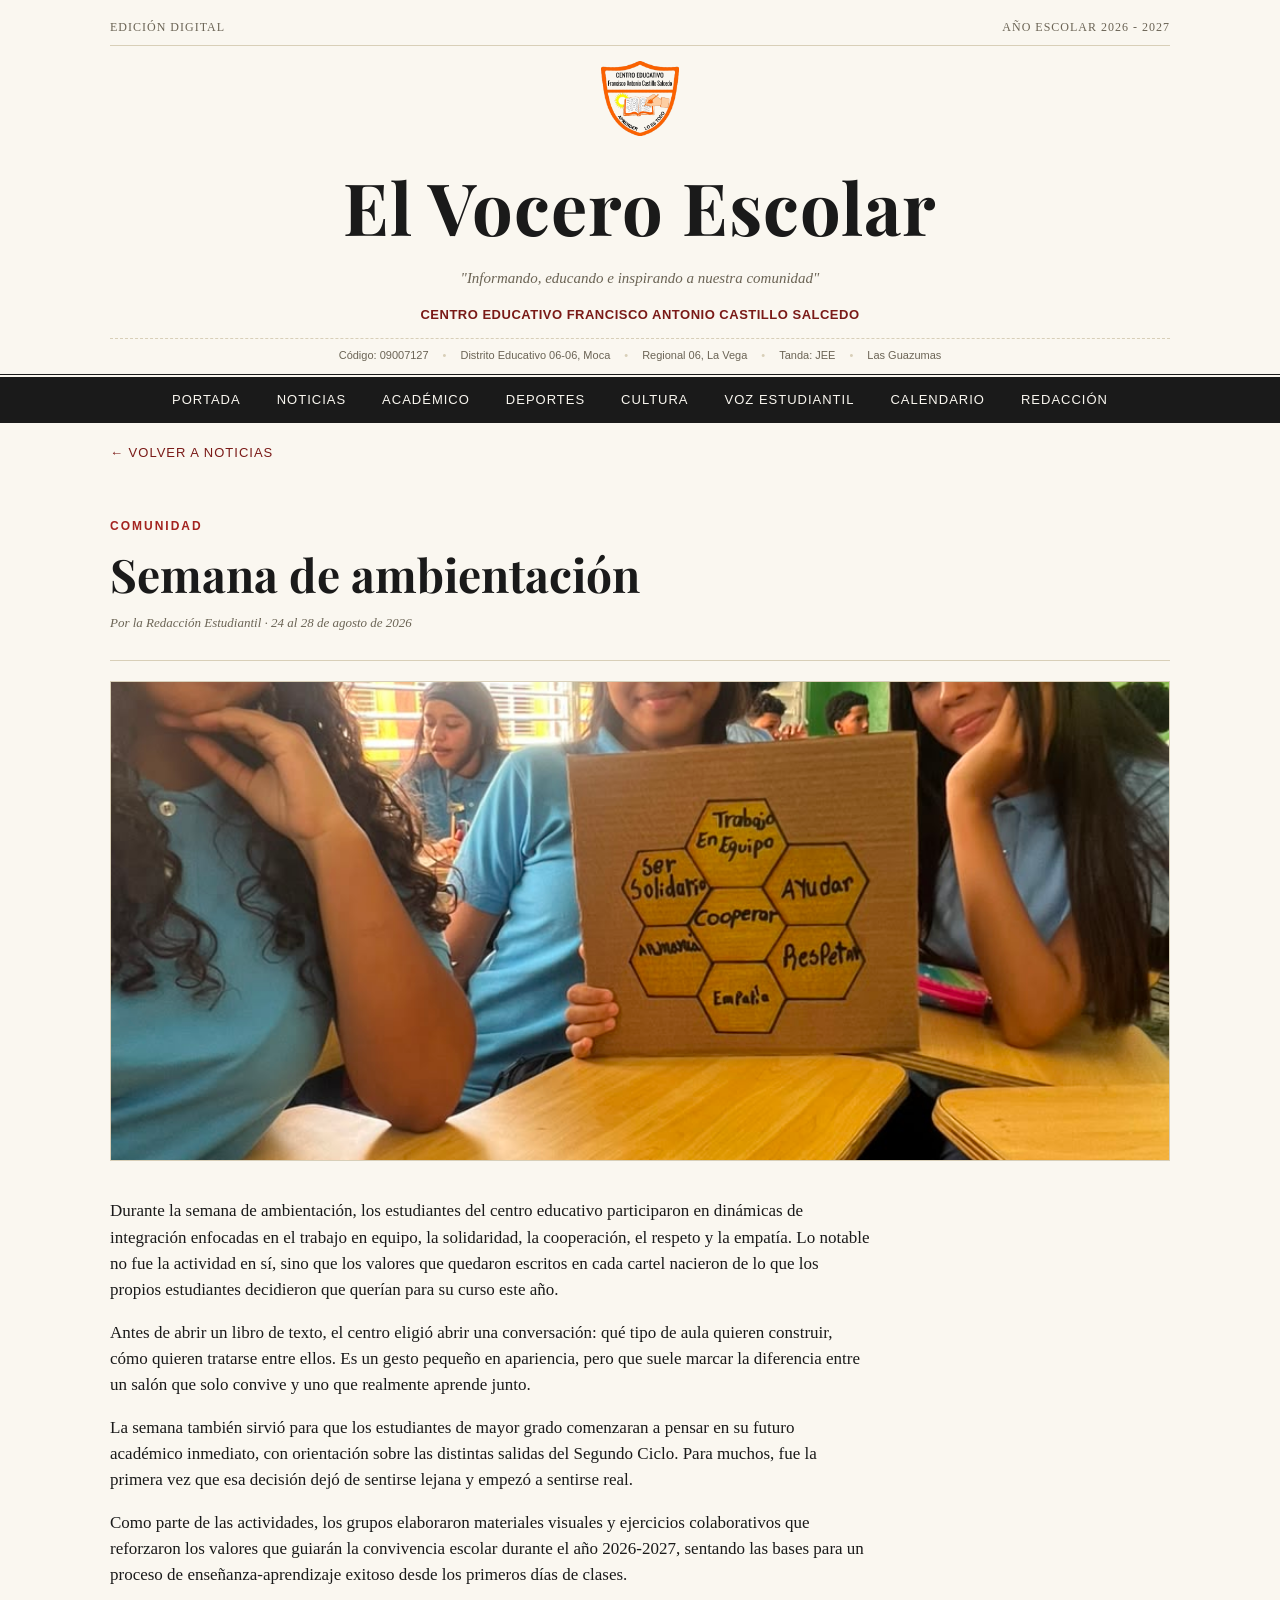
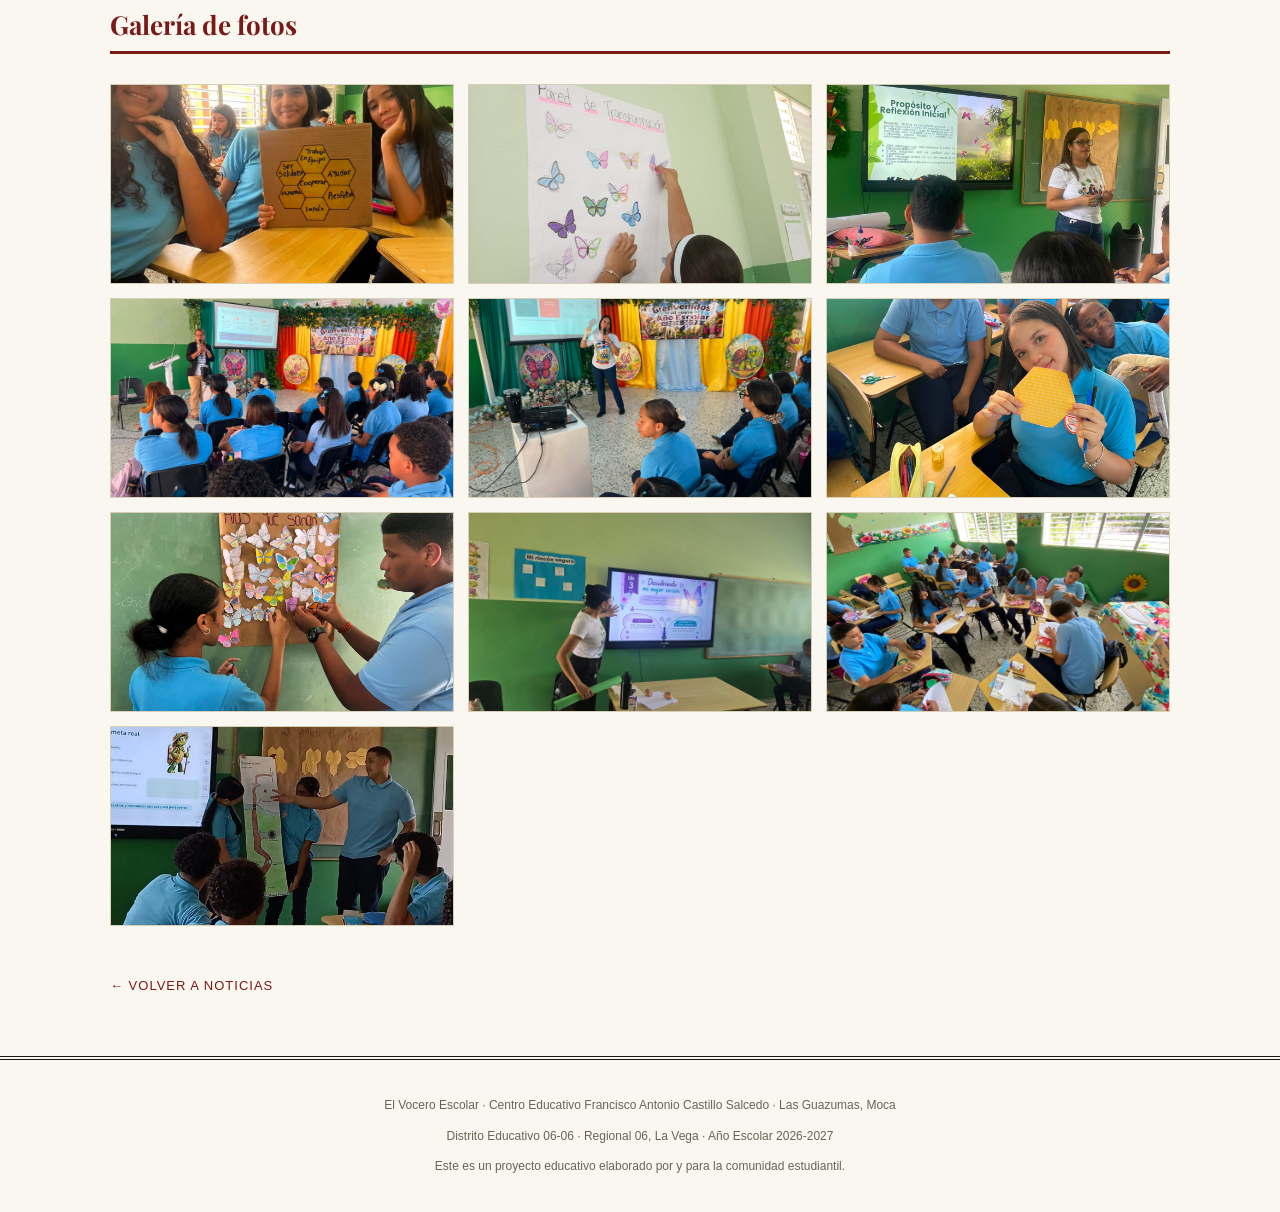
<file: noticias/noticia2.html>
<!DOCTYPE html>
<html lang="es">
<head>
<meta charset="UTF-8">
<meta name="viewport" content="width=device-width, initial-scale=1.0">
<title>Semana de ambientación | El Vocero Escolar</title>
<link rel="preconnect" href="https://fonts.googleapis.com">
<link rel="preconnect" href="https://fonts.gstatic.com" crossorigin>
<link href="https://fonts.googleapis.com/css2?family=Playfair+Display:wght@700;800&display=swap" rel="stylesheet">
<link rel="stylesheet" href="../styles.css">
</head>
<body>

<header class="masthead">
  <div class="wrap">
    <div class="top-bar">
      <span>Edición Digital</span>
      <span>Año Escolar 2026 - 2027</span>
    </div>
    <div class="title-block">
      <img src="../logo.png" alt="Logo Centro Educativo Francisco Antonio Castillo Salcedo" class="school-logo">
      <h1>El Vocero Escolar</h1>
      <p class="subtitle">"Informando, educando e inspirando a nuestra comunidad"</p>
      <p class="school-name">Centro Educativo Francisco Antonio Castillo Salcedo</p>
    </div>
    <div class="school-info">
      <span>Código: 09007127</span>
      <span>Distrito Educativo 06-06, Moca</span>
      <span>Regional 06, La Vega</span>
      <span>Tanda: JEE</span>
      <span>Las Guazumas</span>
    </div>
  </div>
</header>

<nav>
  <ul>
    <li><a href="../index.html#portada">Portada</a></li>
    <li><a href="../index.html#noticias">Noticias</a></li>
    <li><a href="../index.html#academico">Académico</a></li>
    <li><a href="../index.html#deportes">Deportes</a></li>
    <li><a href="../index.html#cultura">Cultura</a></li>
    <li><a href="../index.html#voz">Voz Estudiantil</a></li>
    <li><a href="../index.html#eventos">Calendario</a></li>
    <li><a href="../index.html#staff">Redacción</a></li>
  </ul>
</nav>

<main class="wrap">
  <a href="../index.html#noticias" class="back-link">&larr; Volver a Noticias</a>
  <article class="article-header">
    <span class="kicker">Comunidad</span>
    <h1 class="headline">Semana de ambientación</h1>
    <p class="byline">Por la Redacción Estudiantil · 24 al 28 de agosto de 2026</p>
  </article>

  <img class="article-cover" src="../galeria/NOTICIA-02PROCESODESEMANAAMBIENTACION/PHOTO-2026-08-25-15-04-25.jpg" alt="Semana de ambientación">

  <div class="article-body">
    <p>Durante la semana de ambientación, los estudiantes del centro educativo participaron en dinámicas de integración enfocadas en el trabajo en equipo, la solidaridad, la cooperación, el respeto y la empatía. Lo notable no fue la actividad en sí, sino que los valores que quedaron escritos en cada cartel nacieron de lo que los propios estudiantes decidieron que querían para su curso este año.</p>
    <p>Antes de abrir un libro de texto, el centro eligió abrir una conversación: qué tipo de aula quieren construir, cómo quieren tratarse entre ellos. Es un gesto pequeño en apariencia, pero que suele marcar la diferencia entre un salón que solo convive y uno que realmente aprende junto.</p>
    <p>La semana también sirvió para que los estudiantes de mayor grado comenzaran a pensar en su futuro académico inmediato, con orientación sobre las distintas salidas del Segundo Ciclo. Para muchos, fue la primera vez que esa decisión dejó de sentirse lejana y empezó a sentirse real.</p>
    <p>Como parte de las actividades, los grupos elaboraron materiales visuales y ejercicios colaborativos que reforzaron los valores que guiarán la convivencia escolar durante el año 2026-2027, sentando las bases para un proceso de enseñanza-aprendizaje exitoso desde los primeros días de clases.</p>
  </div>

  <h2 class="section-heading">Galería de fotos</h2>
  <div class="gallery">
    <img src="../galeria/NOTICIA-02PROCESODESEMANAAMBIENTACION/PHOTO-2026-08-25-15-04-25.jpg" alt="Semana de ambientación">
    <img src="../galeria/NOTICIA-02PROCESODESEMANAAMBIENTACION/PHOTO-2026-08-26-13-12-16.jpg" alt="Semana de ambientación">
    <img src="../galeria/NOTICIA-02PROCESODESEMANAAMBIENTACION/PHOTO-2026-08-26-13-25-19.jpg" alt="Semana de ambientación">
    <img src="../galeria/NOTICIA-02PROCESODESEMANAAMBIENTACION/PHOTO-2026-08-26-13-36-06%202.jpg" alt="Semana de ambientación">
    <img src="../galeria/NOTICIA-02PROCESODESEMANAAMBIENTACION/PHOTO-2026-08-26-13-36-06.jpg" alt="Semana de ambientación">
    <img src="../galeria/NOTICIA-02PROCESODESEMANAAMBIENTACION/PHOTO-2026-08-26-13-36-52.jpg" alt="Semana de ambientación">
    <img src="../galeria/NOTICIA-02PROCESODESEMANAAMBIENTACION/PHOTO-2026-08-26-13-36-53.jpg" alt="Semana de ambientación">
    <img src="../galeria/NOTICIA-02PROCESODESEMANAAMBIENTACION/PHOTO-2026-08-26-13-37-10.jpg" alt="Semana de ambientación">
    <img src="../galeria/NOTICIA-02PROCESODESEMANAAMBIENTACION/PHOTO-2026-08-27-14-34-15%202.jpg" alt="Semana de ambientación">
    <img src="../galeria/NOTICIA-02PROCESODESEMANAAMBIENTACION/PHOTO-2026-08-27-15-24-59.jpg" alt="Semana de ambientación">
  </div>

  <a href="../index.html#noticias" class="back-link">&larr; Volver a Noticias</a>
</main>

<footer>
  <div class="wrap">
    <p>El Vocero Escolar · Centro Educativo Francisco Antonio Castillo Salcedo · Las Guazumas, Moca</p>
    <p>Distrito Educativo 06-06 · Regional 06, La Vega · Año Escolar 2026-2027</p>
    <p>Este es un proyecto educativo elaborado por y para la comunidad estudiantil.</p>
  </div>
</footer>

<script src="../site.js"></script>
</body>
</html>
</file>
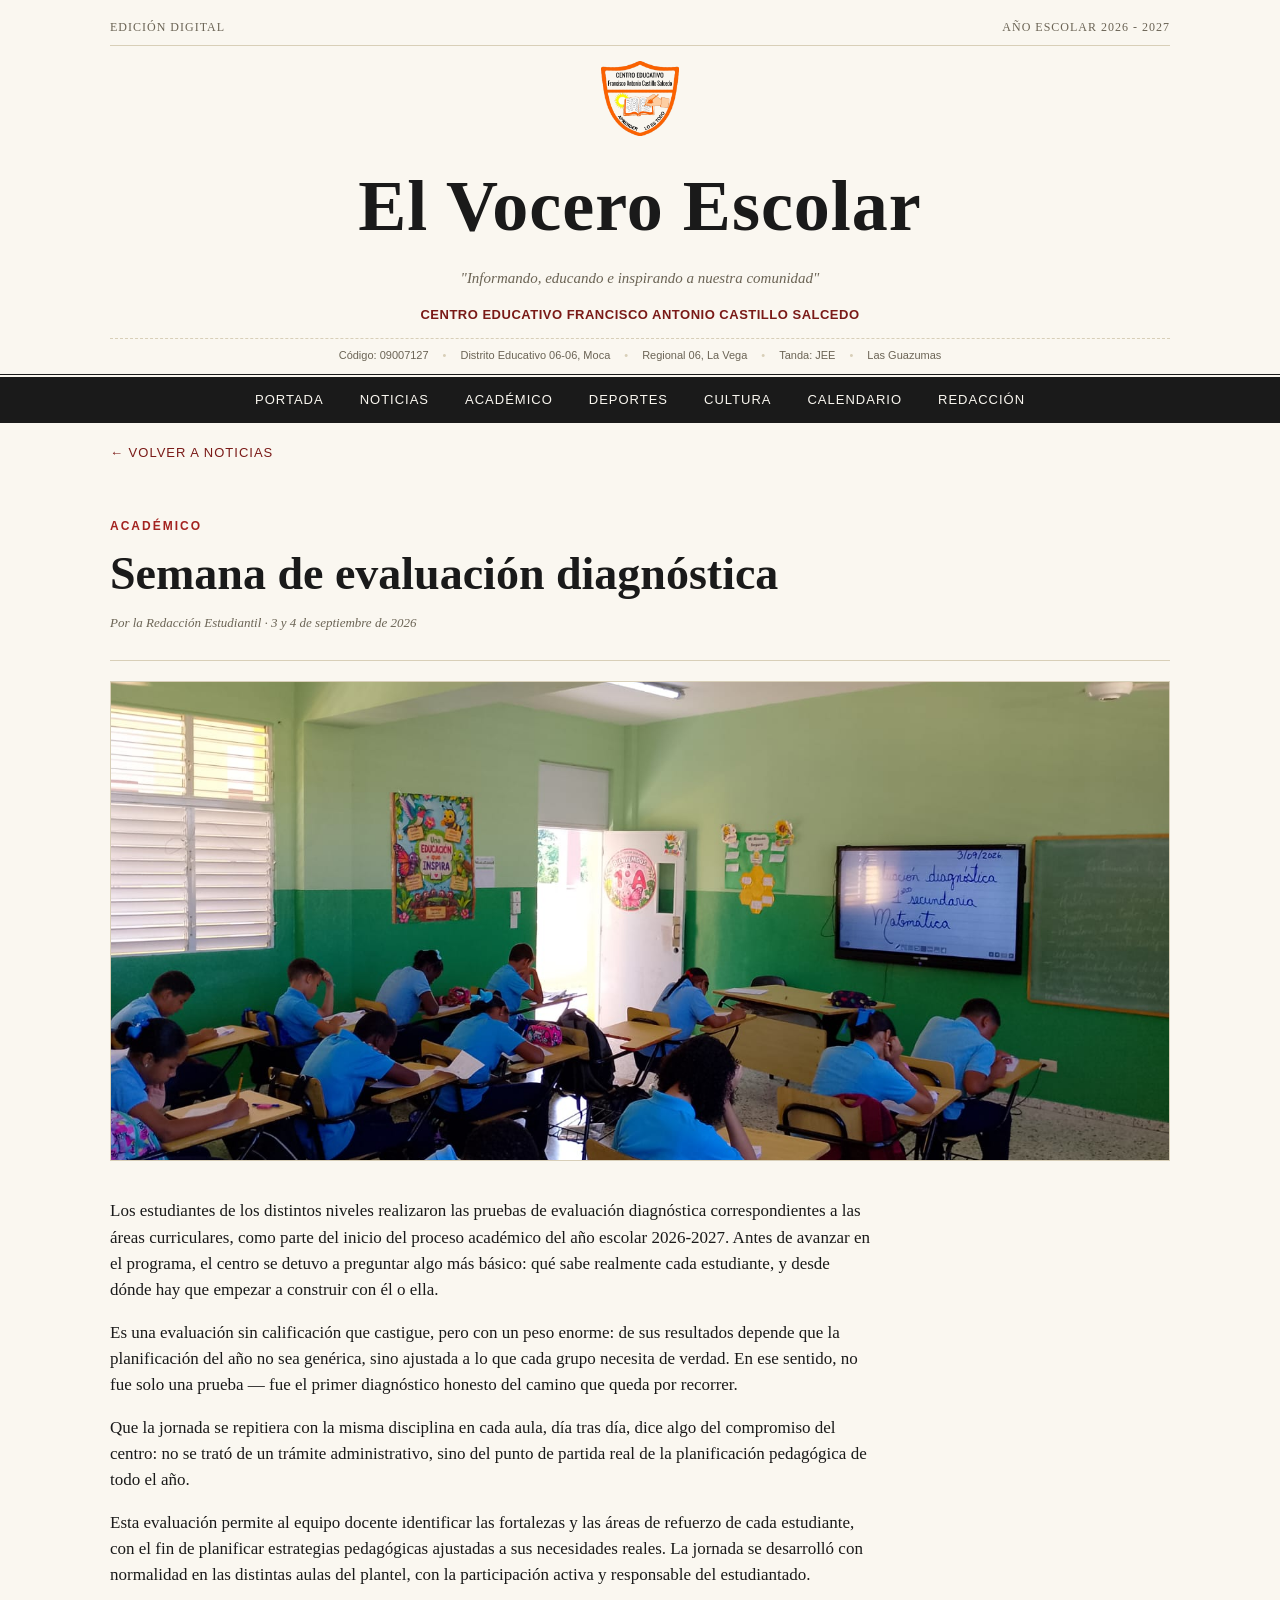
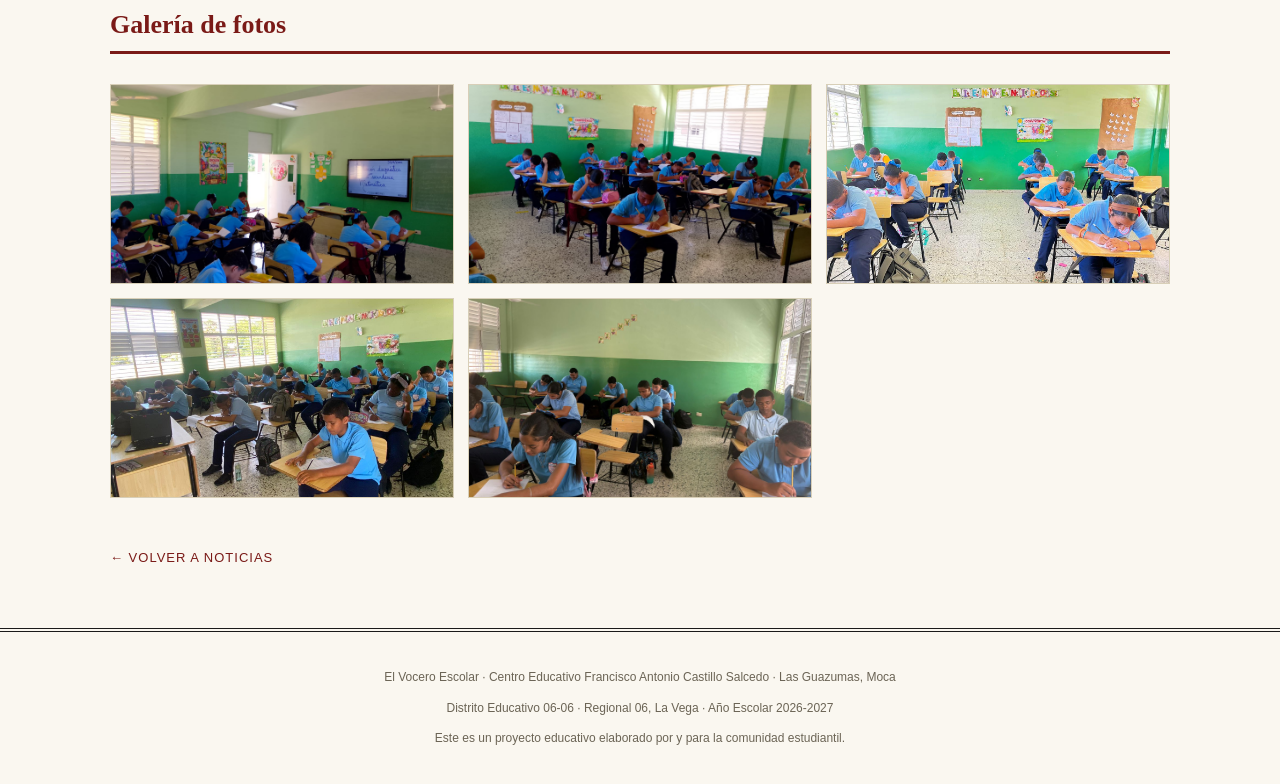
<file: NOTICIAS/noticia3.html>
<!DOCTYPE html>
<html lang="es">
<head>
<meta charset="UTF-8">
<meta name="viewport" content="width=device-width, initial-scale=1.0">
<title>Semana de evaluación diagnóstica | El Vocero Escolar</title>
<link rel="stylesheet" href="../styles.css">
</head>
<body>

<header class="masthead">
  <div class="wrap">
    <div class="top-bar">
      <span>Edición Digital</span>
      <span>Año Escolar 2026 - 2027</span>
    </div>
    <div class="title-block">
      <img src="../logo.png" alt="Logo Centro Educativo Francisco Antonio Castillo Salcedo" class="school-logo">
      <h1>El Vocero Escolar</h1>
      <p class="subtitle">"Informando, educando e inspirando a nuestra comunidad"</p>
      <p class="school-name">Centro Educativo Francisco Antonio Castillo Salcedo</p>
    </div>
    <div class="school-info">
      <span>Código: 09007127</span>
      <span>Distrito Educativo 06-06, Moca</span>
      <span>Regional 06, La Vega</span>
      <span>Tanda: JEE</span>
      <span>Las Guazumas</span>
    </div>
  </div>
</header>

<nav>
  <ul>
    <li><a href="../index.html#portada">Portada</a></li>
    <li><a href="../index.html#noticias">Noticias</a></li>
    <li><a href="../index.html#academico">Académico</a></li>
    <li><a href="../index.html#deportes">Deportes</a></li>
    <li><a href="../index.html#cultura">Cultura</a></li>
    <li><a href="../index.html#eventos">Calendario</a></li>
    <li><a href="../index.html#staff">Redacción</a></li>
  </ul>
</nav>

<main class="wrap">
  <a href="../index.html#noticias" class="back-link">&larr; Volver a Noticias</a>
  <article class="article-header">
    <span class="kicker">Académico</span>
    <h1 class="headline">Semana de evaluación diagnóstica</h1>
    <p class="byline">Por la Redacción Estudiantil · 3 y 4 de septiembre de 2026</p>
  </article>

  <img class="article-cover" src="../NOTICIAS/NOTICIA-03SEMANADEEVALUACIONDIAGNOSTICA/PHOTO-2026-09-03-09-05-26.jpg" alt="Semana de evaluación diagnóstica">

  <div class="article-body">
    <p>Los estudiantes de los distintos niveles realizaron las pruebas de evaluación diagnóstica correspondientes a las áreas curriculares, como parte del inicio del proceso académico del año escolar 2026-2027. Antes de avanzar en el programa, el centro se detuvo a preguntar algo más básico: qué sabe realmente cada estudiante, y desde dónde hay que empezar a construir con él o ella.</p>
    <p>Es una evaluación sin calificación que castigue, pero con un peso enorme: de sus resultados depende que la planificación del año no sea genérica, sino ajustada a lo que cada grupo necesita de verdad. En ese sentido, no fue solo una prueba — fue el primer diagnóstico honesto del camino que queda por recorrer.</p>
    <p>Que la jornada se repitiera con la misma disciplina en cada aula, día tras día, dice algo del compromiso del centro: no se trató de un trámite administrativo, sino del punto de partida real de la planificación pedagógica de todo el año.</p>
    <p>Esta evaluación permite al equipo docente identificar las fortalezas y las áreas de refuerzo de cada estudiante, con el fin de planificar estrategias pedagógicas ajustadas a sus necesidades reales. La jornada se desarrolló con normalidad en las distintas aulas del plantel, con la participación activa y responsable del estudiantado.</p>
  </div>

  <h2 class="section-heading">Galería de fotos</h2>
  <div class="gallery">
    <img src="../NOTICIAS/NOTICIA-03SEMANADEEVALUACIONDIAGNOSTICA/PHOTO-2026-09-03-09-05-26.jpg" alt="Semana de evaluación diagnóstica">
    <img src="../NOTICIAS/NOTICIA-03SEMANADEEVALUACIONDIAGNOSTICA/PHOTO-2026-09-03-09-22-06.jpg" alt="Semana de evaluación diagnóstica">
    <img src="../NOTICIAS/NOTICIA-03SEMANADEEVALUACIONDIAGNOSTICA/PHOTO-2026-09-04-09-04-36.jpg" alt="Semana de evaluación diagnóstica">
    <img src="../NOTICIAS/NOTICIA-03SEMANADEEVALUACIONDIAGNOSTICA/PHOTO-2026-09-04-10-14-16.jpg" alt="Semana de evaluación diagnóstica">
    <img src="../NOTICIAS/NOTICIA-03SEMANADEEVALUACIONDIAGNOSTICA/PHOTO-2026-09-04-11-03-46.jpg" alt="Semana de evaluación diagnóstica">
  </div>

  <a href="../index.html#noticias" class="back-link">&larr; Volver a Noticias</a>
</main>

<footer>
  <div class="wrap">
    <p>El Vocero Escolar · Centro Educativo Francisco Antonio Castillo Salcedo · Las Guazumas, Moca</p>
    <p>Distrito Educativo 06-06 · Regional 06, La Vega · Año Escolar 2026-2027</p>
    <p>Este es un proyecto educativo elaborado por y para la comunidad estudiantil.</p>
  </div>
</footer>

</body>
</html>
</file>
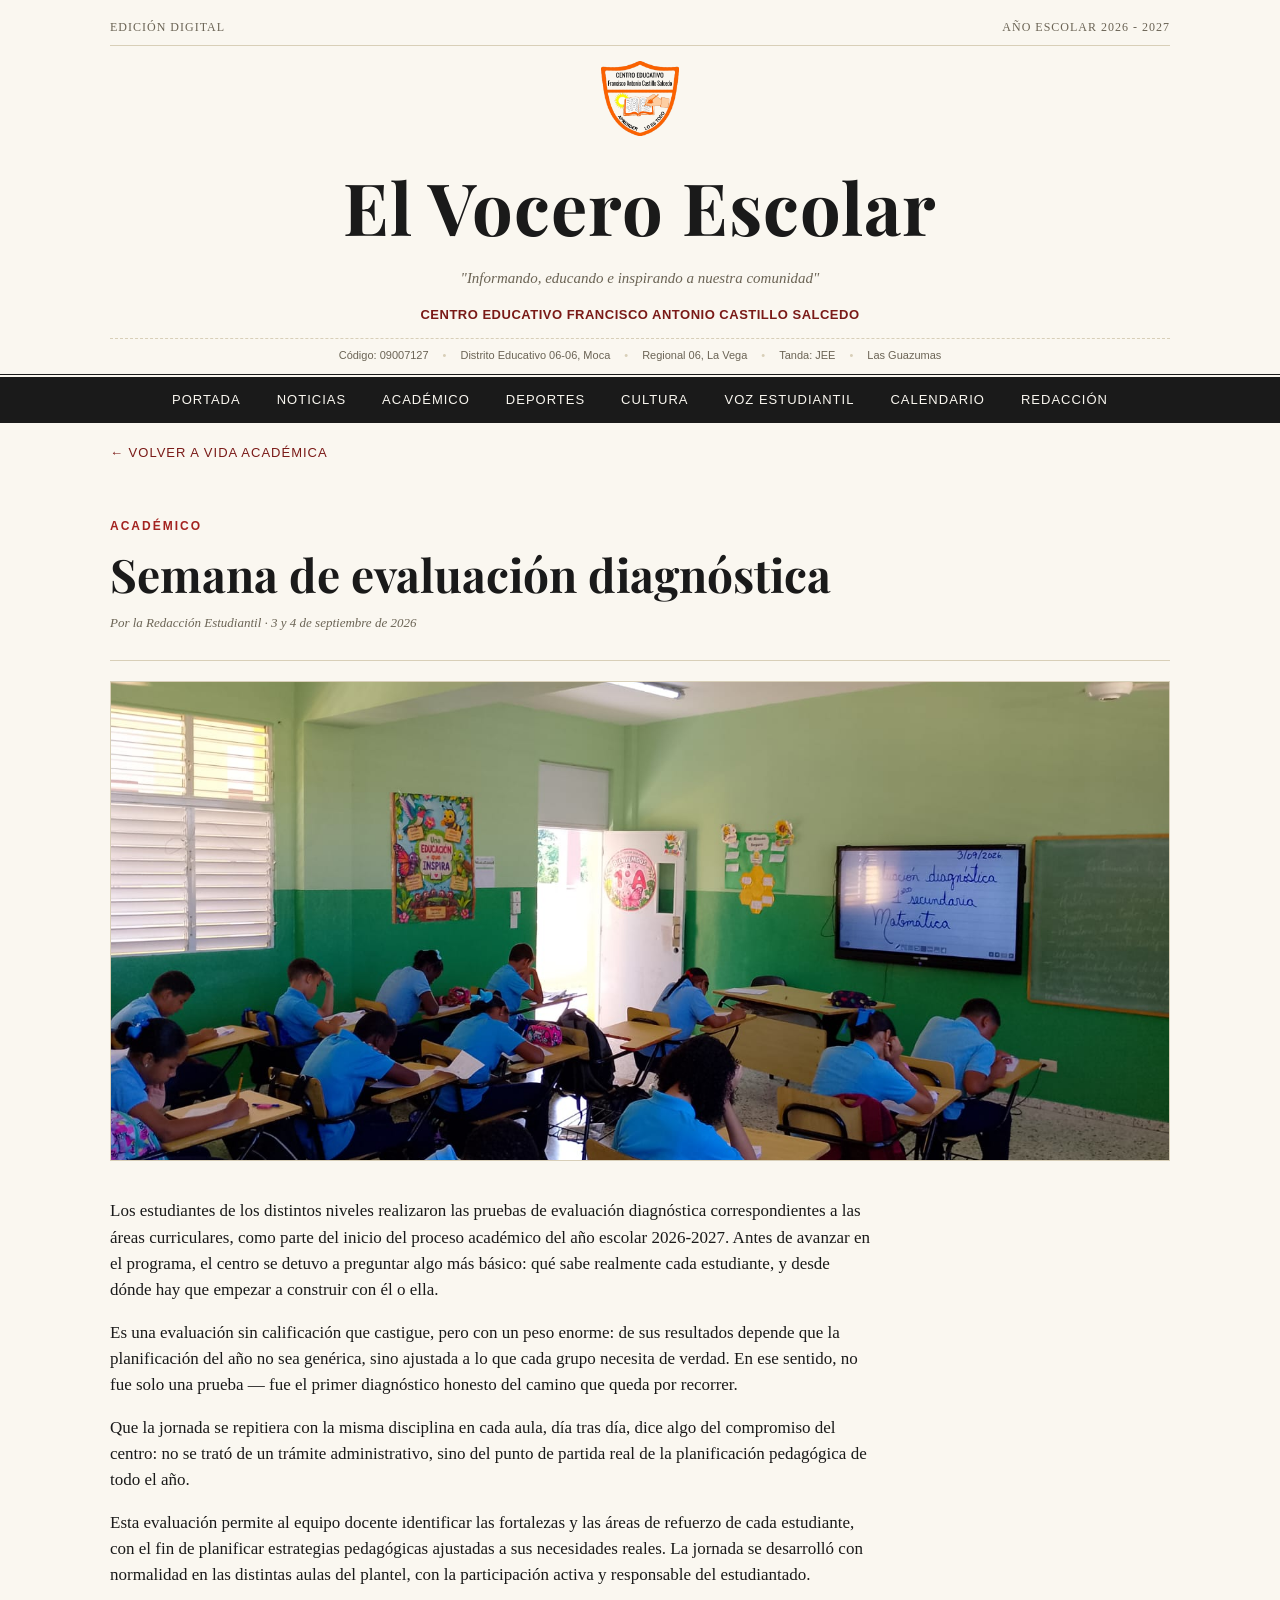
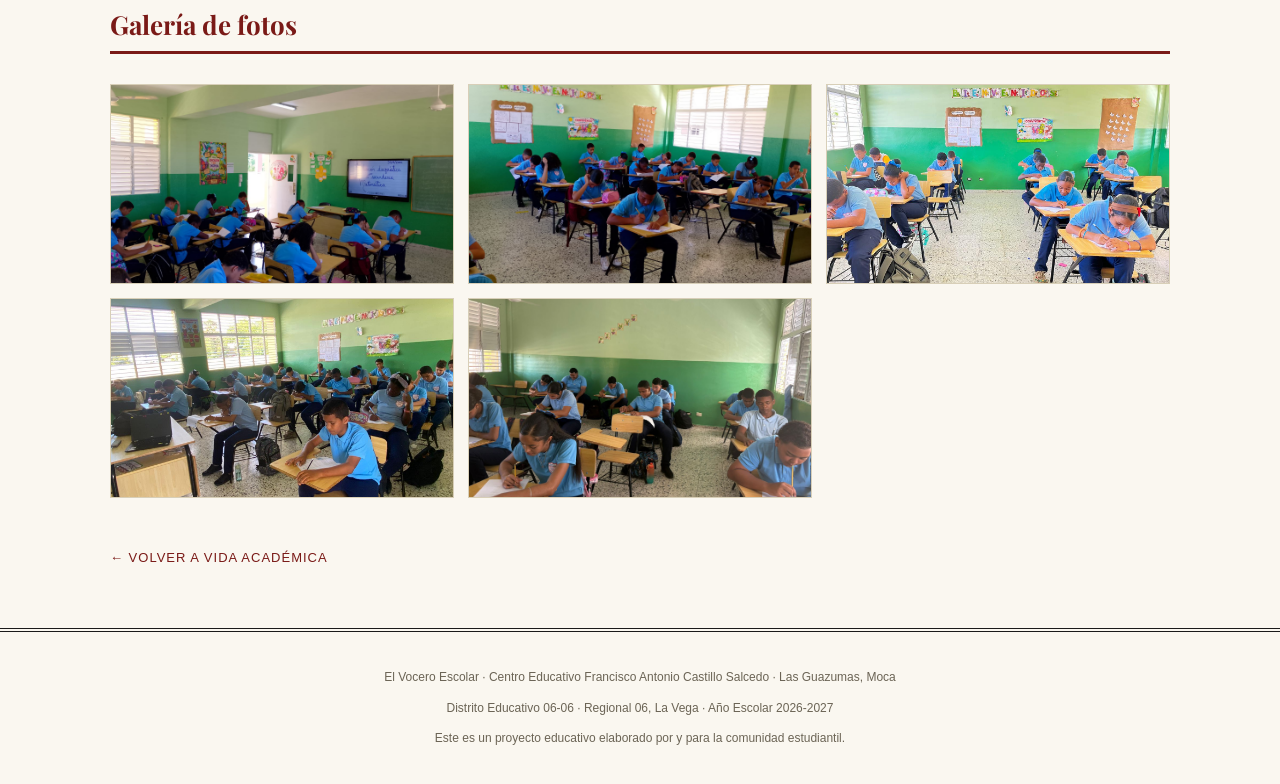
<file: noticias/noticia3.html>
<!DOCTYPE html>
<html lang="es">
<head>
<meta charset="UTF-8">
<meta name="viewport" content="width=device-width, initial-scale=1.0">
<title>Semana de evaluación diagnóstica | El Vocero Escolar</title>
<link rel="preconnect" href="https://fonts.googleapis.com">
<link rel="preconnect" href="https://fonts.gstatic.com" crossorigin>
<link href="https://fonts.googleapis.com/css2?family=Playfair+Display:wght@700;800&display=swap" rel="stylesheet">
<link rel="stylesheet" href="../styles.css">
</head>
<body>

<header class="masthead">
  <div class="wrap">
    <div class="top-bar">
      <span>Edición Digital</span>
      <span>Año Escolar 2026 - 2027</span>
    </div>
    <div class="title-block">
      <img src="../logo.png" alt="Logo Centro Educativo Francisco Antonio Castillo Salcedo" class="school-logo">
      <h1>El Vocero Escolar</h1>
      <p class="subtitle">"Informando, educando e inspirando a nuestra comunidad"</p>
      <p class="school-name">Centro Educativo Francisco Antonio Castillo Salcedo</p>
    </div>
    <div class="school-info">
      <span>Código: 09007127</span>
      <span>Distrito Educativo 06-06, Moca</span>
      <span>Regional 06, La Vega</span>
      <span>Tanda: JEE</span>
      <span>Las Guazumas</span>
    </div>
  </div>
</header>

<nav>
  <ul>
    <li><a href="../index.html#portada">Portada</a></li>
    <li><a href="../index.html#noticias">Noticias</a></li>
    <li><a href="../index.html#academico">Académico</a></li>
    <li><a href="../index.html#deportes">Deportes</a></li>
    <li><a href="../index.html#cultura">Cultura</a></li>
    <li><a href="../index.html#voz">Voz Estudiantil</a></li>
    <li><a href="../index.html#eventos">Calendario</a></li>
    <li><a href="../index.html#staff">Redacción</a></li>
  </ul>
</nav>

<main class="wrap">
  <a href="../index.html#academico" class="back-link">&larr; Volver a Vida Académica</a>
  <article class="article-header">
    <span class="kicker">Académico</span>
    <h1 class="headline">Semana de evaluación diagnóstica</h1>
    <p class="byline">Por la Redacción Estudiantil · 3 y 4 de septiembre de 2026</p>
  </article>

  <img class="article-cover" src="../galeria/NOTICIA-03SEMANADEEVALUACIONDIAGNOSTICA/PHOTO-2026-09-03-09-05-26.jpg" alt="Semana de evaluación diagnóstica">

  <div class="article-body">
    <p>Los estudiantes de los distintos niveles realizaron las pruebas de evaluación diagnóstica correspondientes a las áreas curriculares, como parte del inicio del proceso académico del año escolar 2026-2027. Antes de avanzar en el programa, el centro se detuvo a preguntar algo más básico: qué sabe realmente cada estudiante, y desde dónde hay que empezar a construir con él o ella.</p>
    <p>Es una evaluación sin calificación que castigue, pero con un peso enorme: de sus resultados depende que la planificación del año no sea genérica, sino ajustada a lo que cada grupo necesita de verdad. En ese sentido, no fue solo una prueba — fue el primer diagnóstico honesto del camino que queda por recorrer.</p>
    <p>Que la jornada se repitiera con la misma disciplina en cada aula, día tras día, dice algo del compromiso del centro: no se trató de un trámite administrativo, sino del punto de partida real de la planificación pedagógica de todo el año.</p>
    <p>Esta evaluación permite al equipo docente identificar las fortalezas y las áreas de refuerzo de cada estudiante, con el fin de planificar estrategias pedagógicas ajustadas a sus necesidades reales. La jornada se desarrolló con normalidad en las distintas aulas del plantel, con la participación activa y responsable del estudiantado.</p>
  </div>

  <h2 class="section-heading">Galería de fotos</h2>
  <div class="gallery">
    <img src="../galeria/NOTICIA-03SEMANADEEVALUACIONDIAGNOSTICA/PHOTO-2026-09-03-09-05-26.jpg" alt="Semana de evaluación diagnóstica">
    <img src="../galeria/NOTICIA-03SEMANADEEVALUACIONDIAGNOSTICA/PHOTO-2026-09-03-09-22-06.jpg" alt="Semana de evaluación diagnóstica">
    <img src="../galeria/NOTICIA-03SEMANADEEVALUACIONDIAGNOSTICA/PHOTO-2026-09-04-09-04-36.jpg" alt="Semana de evaluación diagnóstica">
    <img src="../galeria/NOTICIA-03SEMANADEEVALUACIONDIAGNOSTICA/PHOTO-2026-09-04-10-14-16.jpg" alt="Semana de evaluación diagnóstica">
    <img src="../galeria/NOTICIA-03SEMANADEEVALUACIONDIAGNOSTICA/PHOTO-2026-09-04-11-03-46.jpg" alt="Semana de evaluación diagnóstica">
  </div>

  <a href="../index.html#academico" class="back-link">&larr; Volver a Vida Académica</a>
</main>

<footer>
  <div class="wrap">
    <p>El Vocero Escolar · Centro Educativo Francisco Antonio Castillo Salcedo · Las Guazumas, Moca</p>
    <p>Distrito Educativo 06-06 · Regional 06, La Vega · Año Escolar 2026-2027</p>
    <p>Este es un proyecto educativo elaborado por y para la comunidad estudiantil.</p>
  </div>
</footer>

<script src="../site.js"></script>
</body>
</html>
</file>
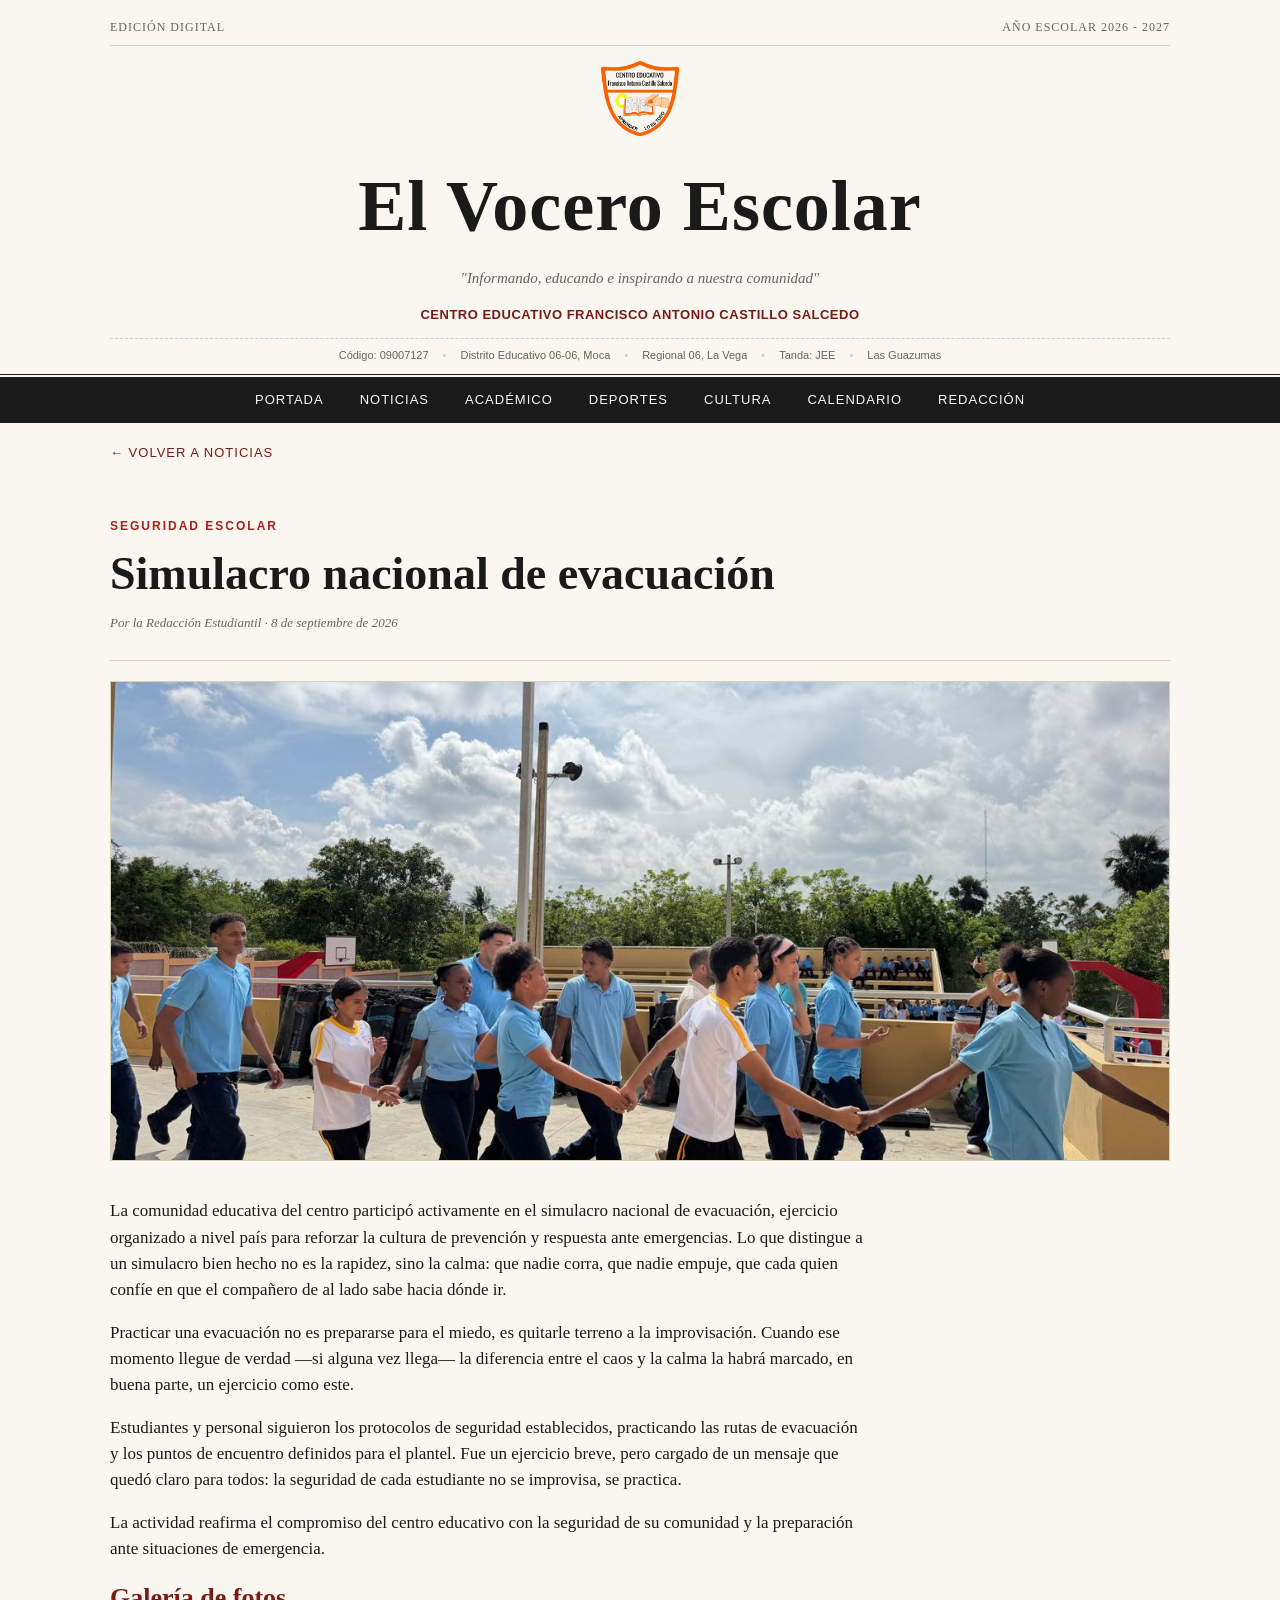
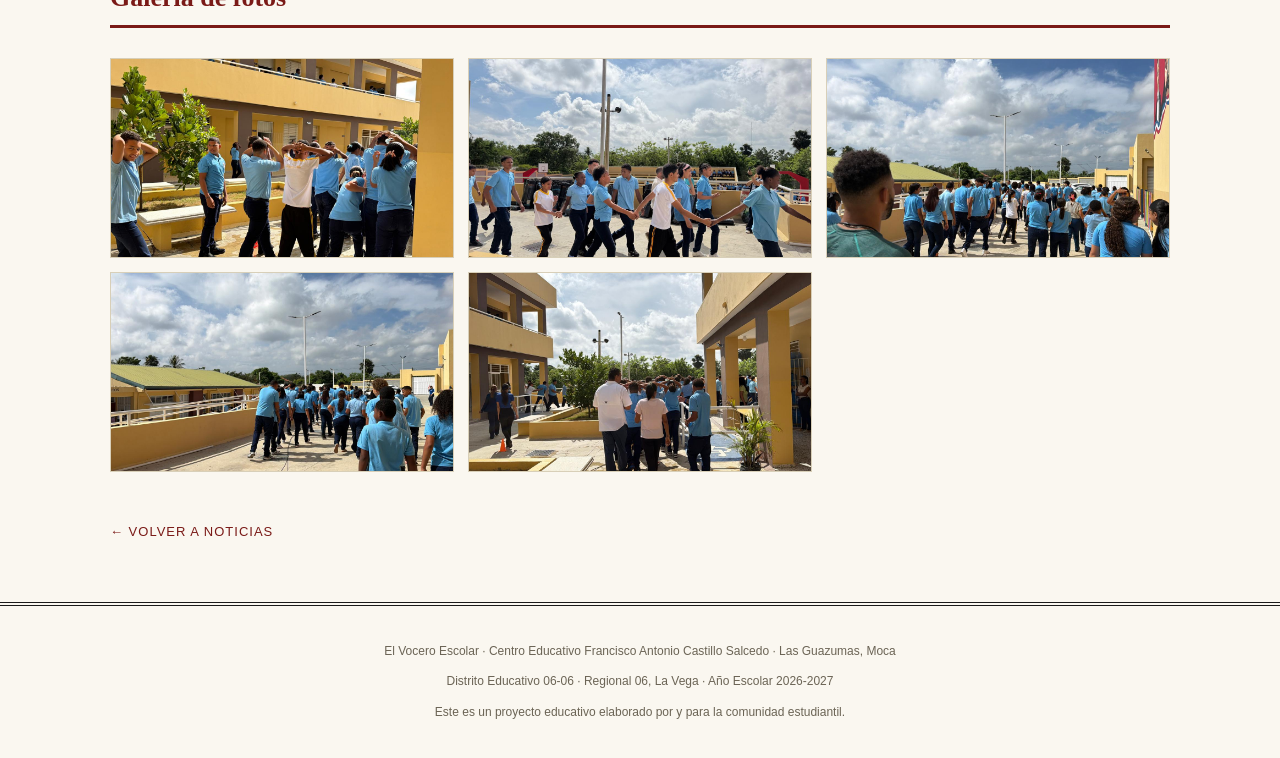
<file: NOTICIAS/noticia4.html>
<!DOCTYPE html>
<html lang="es">
<head>
<meta charset="UTF-8">
<meta name="viewport" content="width=device-width, initial-scale=1.0">
<title>Simulacro nacional de evacuación | El Vocero Escolar</title>
<link rel="stylesheet" href="../styles.css">
</head>
<body>

<header class="masthead">
  <div class="wrap">
    <div class="top-bar">
      <span>Edición Digital</span>
      <span>Año Escolar 2026 - 2027</span>
    </div>
    <div class="title-block">
      <img src="../logo.png" alt="Logo Centro Educativo Francisco Antonio Castillo Salcedo" class="school-logo">
      <h1>El Vocero Escolar</h1>
      <p class="subtitle">"Informando, educando e inspirando a nuestra comunidad"</p>
      <p class="school-name">Centro Educativo Francisco Antonio Castillo Salcedo</p>
    </div>
    <div class="school-info">
      <span>Código: 09007127</span>
      <span>Distrito Educativo 06-06, Moca</span>
      <span>Regional 06, La Vega</span>
      <span>Tanda: JEE</span>
      <span>Las Guazumas</span>
    </div>
  </div>
</header>

<nav>
  <ul>
    <li><a href="../index.html#portada">Portada</a></li>
    <li><a href="../index.html#noticias">Noticias</a></li>
    <li><a href="../index.html#academico">Académico</a></li>
    <li><a href="../index.html#deportes">Deportes</a></li>
    <li><a href="../index.html#cultura">Cultura</a></li>
    <li><a href="../index.html#eventos">Calendario</a></li>
    <li><a href="../index.html#staff">Redacción</a></li>
  </ul>
</nav>

<main class="wrap">
  <a href="../index.html#noticias" class="back-link">&larr; Volver a Noticias</a>
  <article class="article-header">
    <span class="kicker">Seguridad Escolar</span>
    <h1 class="headline">Simulacro nacional de evacuación</h1>
    <p class="byline">Por la Redacción Estudiantil · 8 de septiembre de 2026</p>
  </article>

  <img class="article-cover" src="../NOTICIAS/NOTICIA-04SIMULACRONACIONAL/PHOTO-2026-09-08-10-15-25%202.jpg" alt="Simulacro nacional de evacuación">

  <div class="article-body">
    <p>La comunidad educativa del centro participó activamente en el simulacro nacional de evacuación, ejercicio organizado a nivel país para reforzar la cultura de prevención y respuesta ante emergencias. Lo que distingue a un simulacro bien hecho no es la rapidez, sino la calma: que nadie corra, que nadie empuje, que cada quien confíe en que el compañero de al lado sabe hacia dónde ir.</p>
    <p>Practicar una evacuación no es prepararse para el miedo, es quitarle terreno a la improvisación. Cuando ese momento llegue de verdad —si alguna vez llega— la diferencia entre el caos y la calma la habrá marcado, en buena parte, un ejercicio como este.</p>
    <p>Estudiantes y personal siguieron los protocolos de seguridad establecidos, practicando las rutas de evacuación y los puntos de encuentro definidos para el plantel. Fue un ejercicio breve, pero cargado de un mensaje que quedó claro para todos: la seguridad de cada estudiante no se improvisa, se practica.</p>
    <p>La actividad reafirma el compromiso del centro educativo con la seguridad de su comunidad y la preparación ante situaciones de emergencia.</p>
  </div>

  <h2 class="section-heading">Galería de fotos</h2>
  <div class="gallery">
    <img src="../NOTICIAS/NOTICIA-04SIMULACRONACIONAL/PHOTO-2026-09-08-10-15-23.jpg" alt="Simulacro nacional de evacuación">
    <img src="../NOTICIAS/NOTICIA-04SIMULACRONACIONAL/PHOTO-2026-09-08-10-15-25%202.jpg" alt="Simulacro nacional de evacuación">
    <img src="../NOTICIAS/NOTICIA-04SIMULACRONACIONAL/PHOTO-2026-09-08-10-15-25%203.jpg" alt="Simulacro nacional de evacuación">
    <img src="../NOTICIAS/NOTICIA-04SIMULACRONACIONAL/PHOTO-2026-09-08-10-15-25%204.jpg" alt="Simulacro nacional de evacuación">
    <img src="../NOTICIAS/NOTICIA-04SIMULACRONACIONAL/PHOTO-2026-09-08-10-15-25.jpg" alt="Simulacro nacional de evacuación">
  </div>

  <a href="../index.html#noticias" class="back-link">&larr; Volver a Noticias</a>
</main>

<footer>
  <div class="wrap">
    <p>El Vocero Escolar · Centro Educativo Francisco Antonio Castillo Salcedo · Las Guazumas, Moca</p>
    <p>Distrito Educativo 06-06 · Regional 06, La Vega · Año Escolar 2026-2027</p>
    <p>Este es un proyecto educativo elaborado por y para la comunidad estudiantil.</p>
  </div>
</footer>

</body>
</html>
</file>
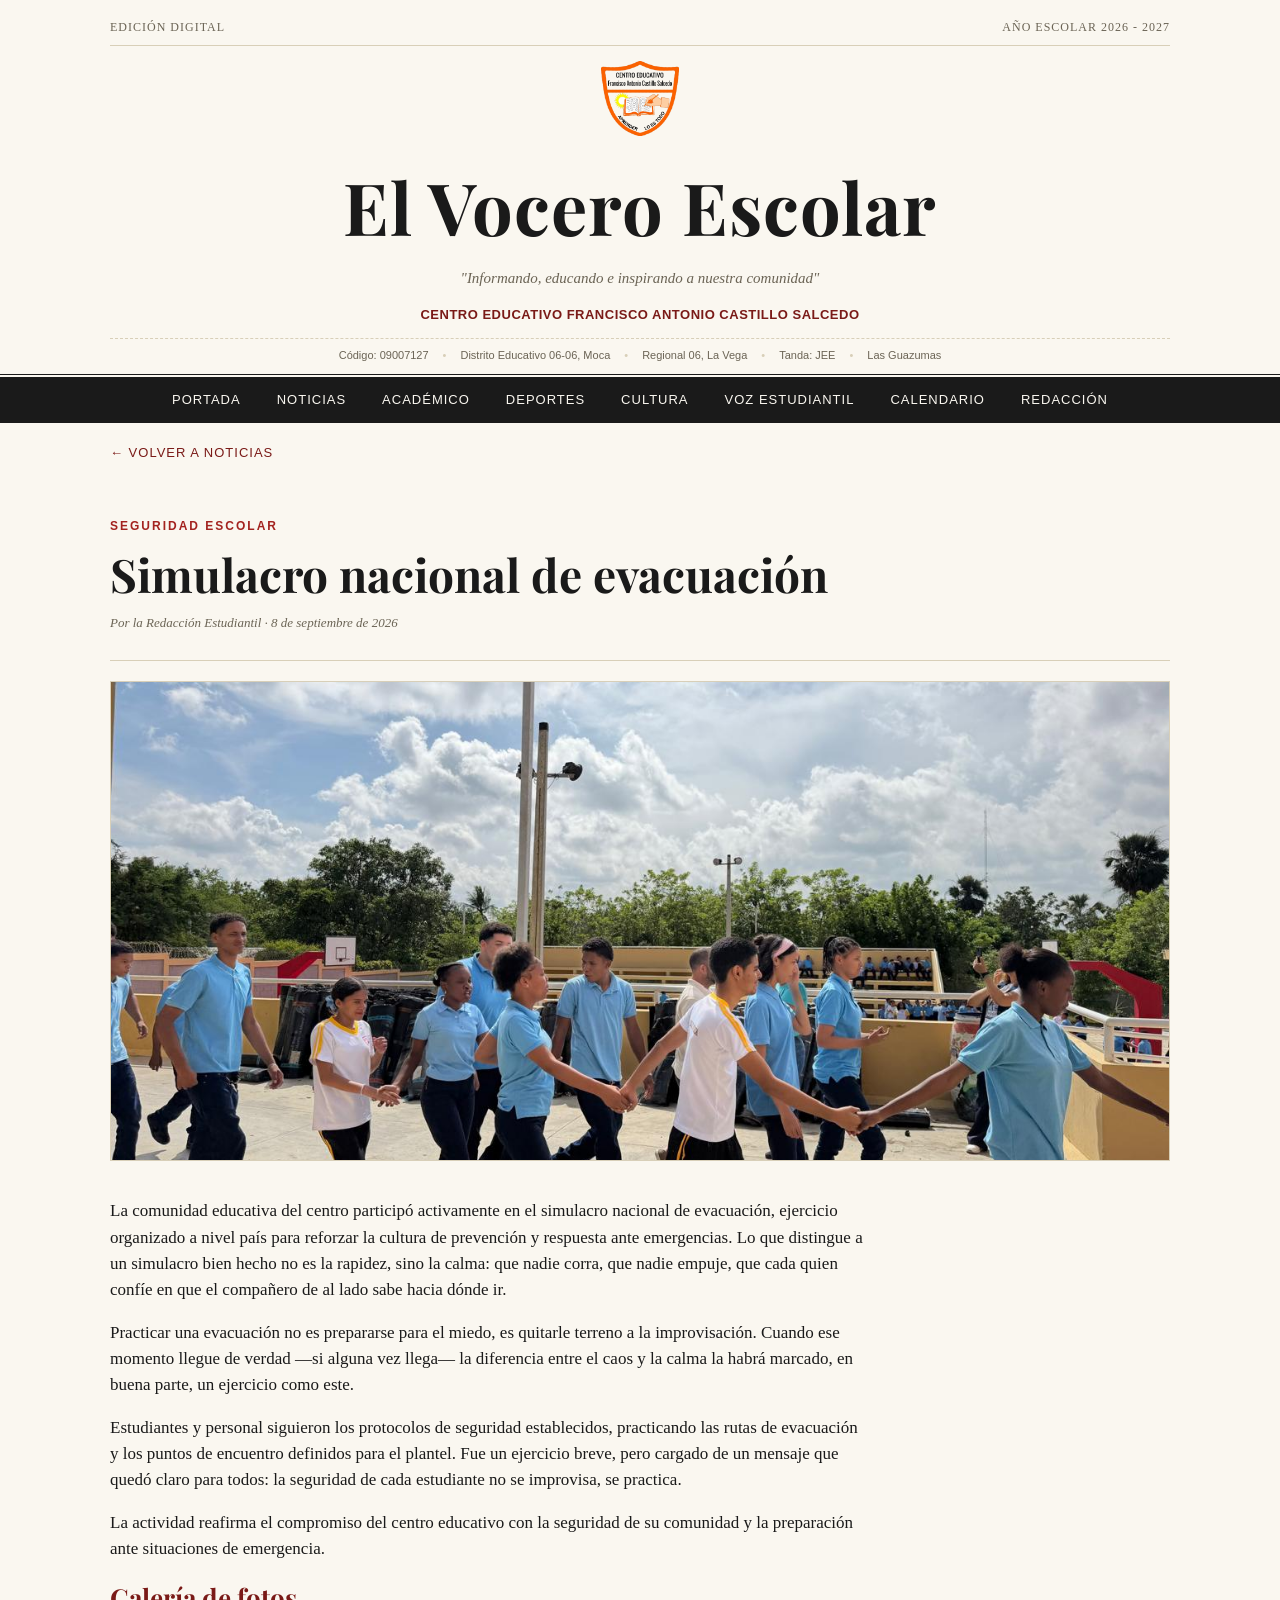
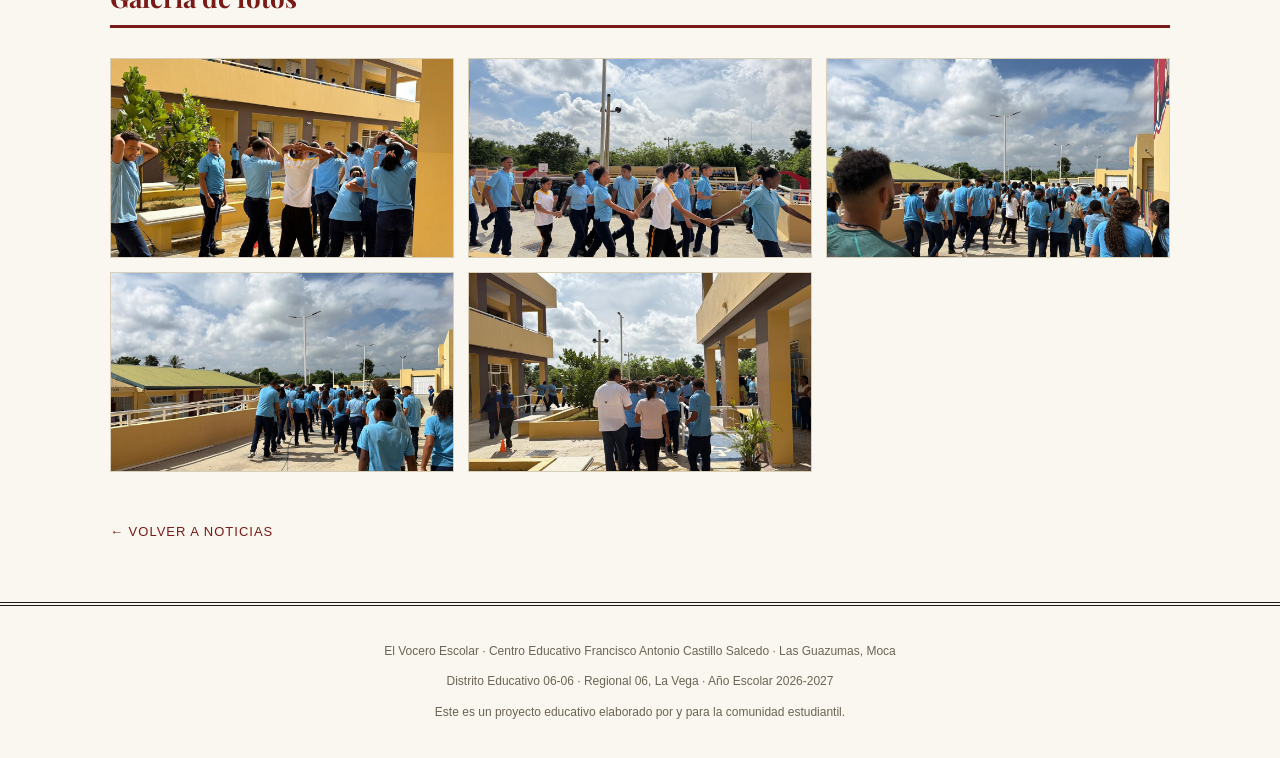
<file: noticias/noticia4.html>
<!DOCTYPE html>
<html lang="es">
<head>
<meta charset="UTF-8">
<meta name="viewport" content="width=device-width, initial-scale=1.0">
<title>Simulacro nacional de evacuación | El Vocero Escolar</title>
<link rel="preconnect" href="https://fonts.googleapis.com">
<link rel="preconnect" href="https://fonts.gstatic.com" crossorigin>
<link href="https://fonts.googleapis.com/css2?family=Playfair+Display:wght@700;800&display=swap" rel="stylesheet">
<link rel="stylesheet" href="../styles.css">
</head>
<body>

<header class="masthead">
  <div class="wrap">
    <div class="top-bar">
      <span>Edición Digital</span>
      <span>Año Escolar 2026 - 2027</span>
    </div>
    <div class="title-block">
      <img src="../logo.png" alt="Logo Centro Educativo Francisco Antonio Castillo Salcedo" class="school-logo">
      <h1>El Vocero Escolar</h1>
      <p class="subtitle">"Informando, educando e inspirando a nuestra comunidad"</p>
      <p class="school-name">Centro Educativo Francisco Antonio Castillo Salcedo</p>
    </div>
    <div class="school-info">
      <span>Código: 09007127</span>
      <span>Distrito Educativo 06-06, Moca</span>
      <span>Regional 06, La Vega</span>
      <span>Tanda: JEE</span>
      <span>Las Guazumas</span>
    </div>
  </div>
</header>

<nav>
  <ul>
    <li><a href="../index.html#portada">Portada</a></li>
    <li><a href="../index.html#noticias">Noticias</a></li>
    <li><a href="../index.html#academico">Académico</a></li>
    <li><a href="../index.html#deportes">Deportes</a></li>
    <li><a href="../index.html#cultura">Cultura</a></li>
    <li><a href="../index.html#voz">Voz Estudiantil</a></li>
    <li><a href="../index.html#eventos">Calendario</a></li>
    <li><a href="../index.html#staff">Redacción</a></li>
  </ul>
</nav>

<main class="wrap">
  <a href="../index.html#noticias" class="back-link">&larr; Volver a Noticias</a>
  <article class="article-header">
    <span class="kicker">Seguridad Escolar</span>
    <h1 class="headline">Simulacro nacional de evacuación</h1>
    <p class="byline">Por la Redacción Estudiantil · 8 de septiembre de 2026</p>
  </article>

  <img class="article-cover" src="../galeria/NOTICIA-04SIMULACRONACIONAL/PHOTO-2026-09-08-10-15-25%202.jpg" alt="Simulacro nacional de evacuación">

  <div class="article-body">
    <p>La comunidad educativa del centro participó activamente en el simulacro nacional de evacuación, ejercicio organizado a nivel país para reforzar la cultura de prevención y respuesta ante emergencias. Lo que distingue a un simulacro bien hecho no es la rapidez, sino la calma: que nadie corra, que nadie empuje, que cada quien confíe en que el compañero de al lado sabe hacia dónde ir.</p>
    <p>Practicar una evacuación no es prepararse para el miedo, es quitarle terreno a la improvisación. Cuando ese momento llegue de verdad —si alguna vez llega— la diferencia entre el caos y la calma la habrá marcado, en buena parte, un ejercicio como este.</p>
    <p>Estudiantes y personal siguieron los protocolos de seguridad establecidos, practicando las rutas de evacuación y los puntos de encuentro definidos para el plantel. Fue un ejercicio breve, pero cargado de un mensaje que quedó claro para todos: la seguridad de cada estudiante no se improvisa, se practica.</p>
    <p>La actividad reafirma el compromiso del centro educativo con la seguridad de su comunidad y la preparación ante situaciones de emergencia.</p>
  </div>

  <h2 class="section-heading">Galería de fotos</h2>
  <div class="gallery">
    <img src="../galeria/NOTICIA-04SIMULACRONACIONAL/PHOTO-2026-09-08-10-15-23.jpg" alt="Simulacro nacional de evacuación">
    <img src="../galeria/NOTICIA-04SIMULACRONACIONAL/PHOTO-2026-09-08-10-15-25%202.jpg" alt="Simulacro nacional de evacuación">
    <img src="../galeria/NOTICIA-04SIMULACRONACIONAL/PHOTO-2026-09-08-10-15-25%203.jpg" alt="Simulacro nacional de evacuación">
    <img src="../galeria/NOTICIA-04SIMULACRONACIONAL/PHOTO-2026-09-08-10-15-25%204.jpg" alt="Simulacro nacional de evacuación">
    <img src="../galeria/NOTICIA-04SIMULACRONACIONAL/PHOTO-2026-09-08-10-15-25.jpg" alt="Simulacro nacional de evacuación">
  </div>

  <a href="../index.html#noticias" class="back-link">&larr; Volver a Noticias</a>
</main>

<footer>
  <div class="wrap">
    <p>El Vocero Escolar · Centro Educativo Francisco Antonio Castillo Salcedo · Las Guazumas, Moca</p>
    <p>Distrito Educativo 06-06 · Regional 06, La Vega · Año Escolar 2026-2027</p>
    <p>Este es un proyecto educativo elaborado por y para la comunidad estudiantil.</p>
  </div>
</footer>

<script src="../site.js"></script>
</body>
</html>
</file>
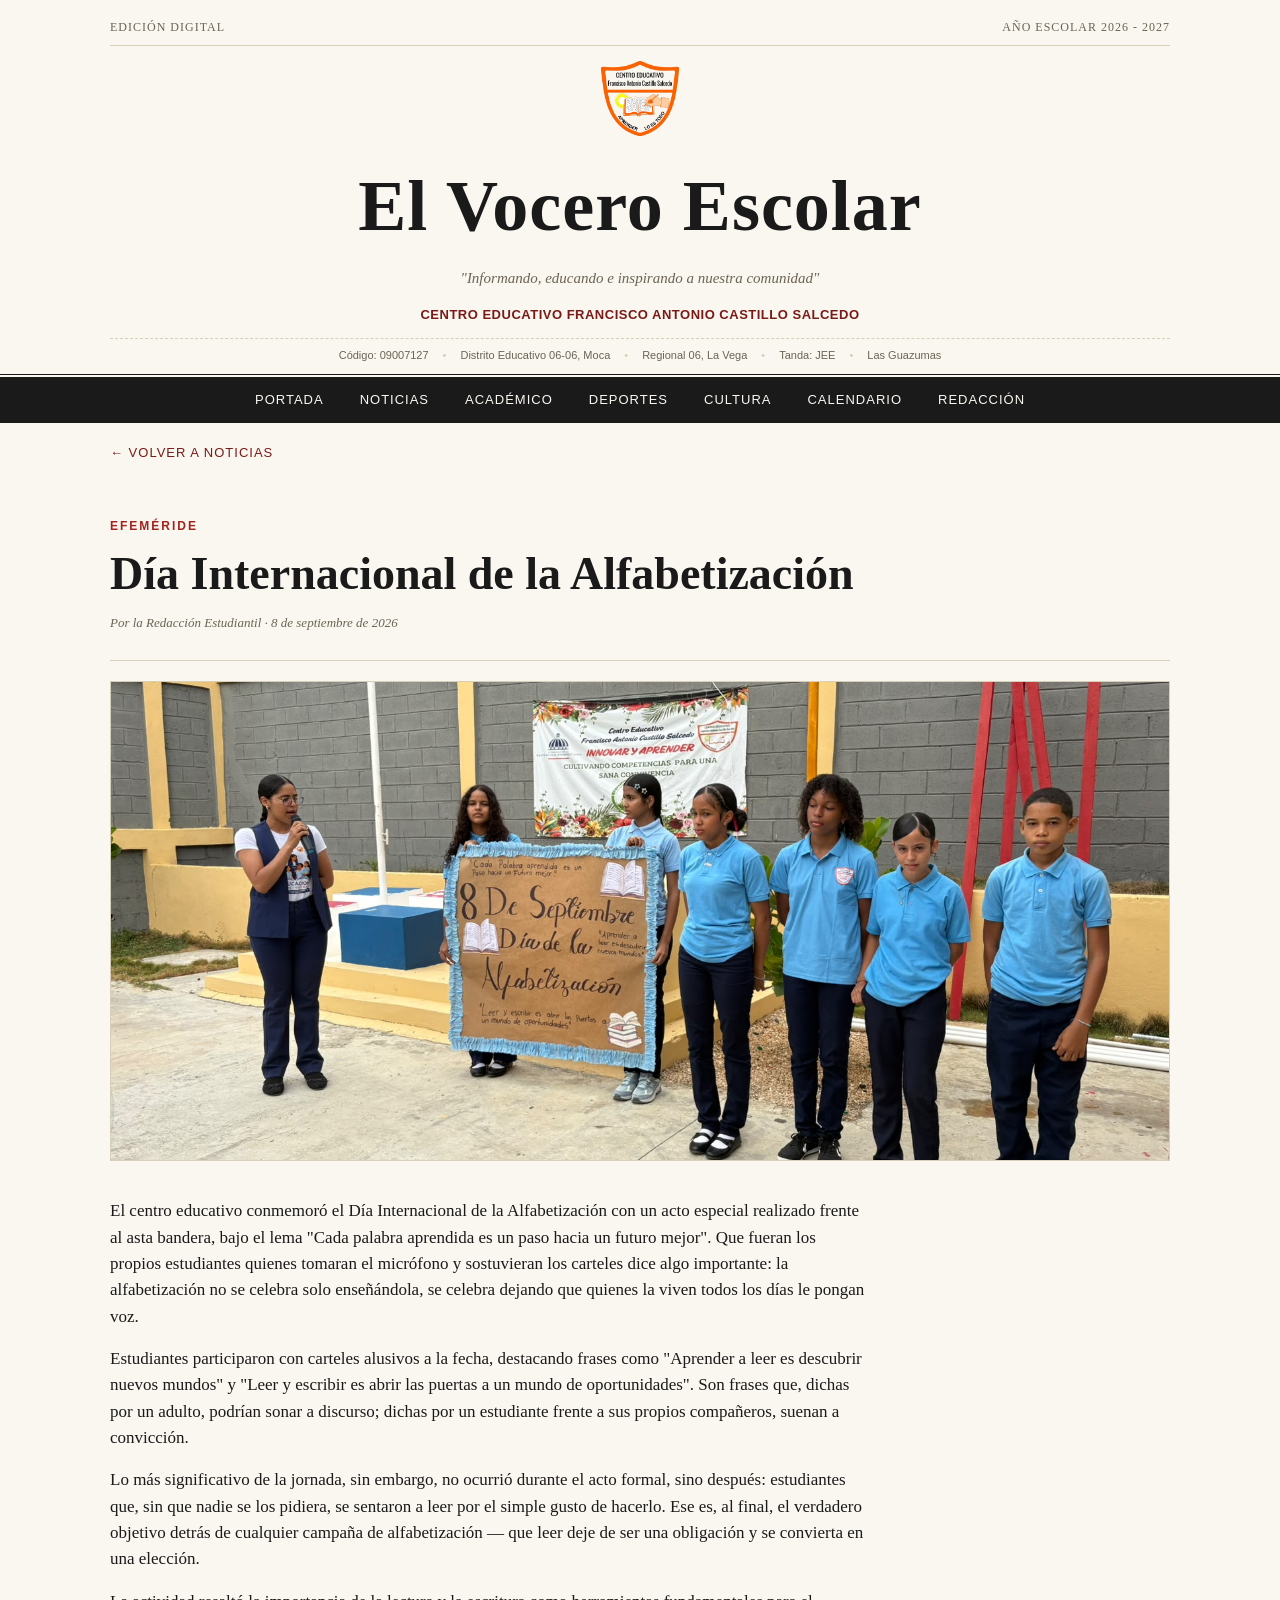
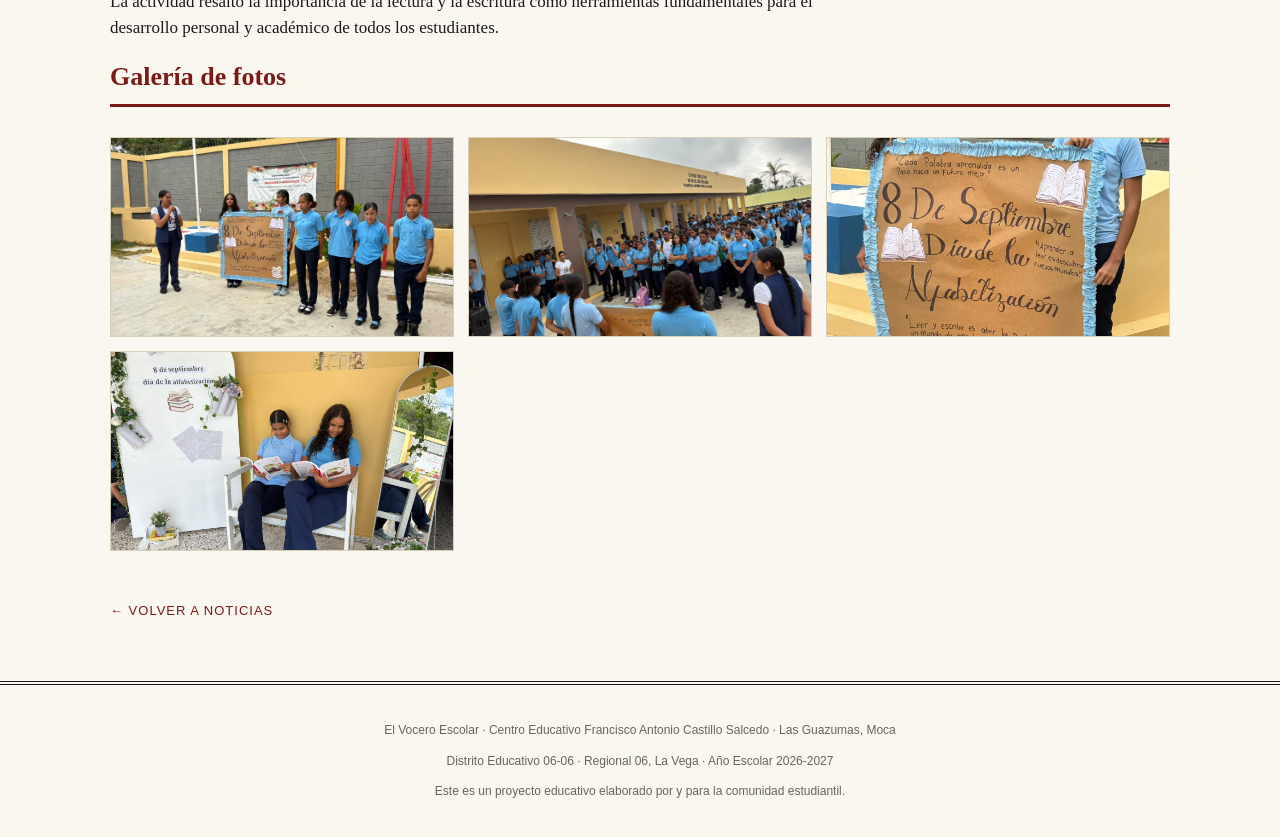
<file: NOTICIAS/noticia5.html>
<!DOCTYPE html>
<html lang="es">
<head>
<meta charset="UTF-8">
<meta name="viewport" content="width=device-width, initial-scale=1.0">
<title>Día Internacional de la Alfabetización | El Vocero Escolar</title>
<link rel="stylesheet" href="../styles.css">
</head>
<body>

<header class="masthead">
  <div class="wrap">
    <div class="top-bar">
      <span>Edición Digital</span>
      <span>Año Escolar 2026 - 2027</span>
    </div>
    <div class="title-block">
      <img src="../logo.png" alt="Logo Centro Educativo Francisco Antonio Castillo Salcedo" class="school-logo">
      <h1>El Vocero Escolar</h1>
      <p class="subtitle">"Informando, educando e inspirando a nuestra comunidad"</p>
      <p class="school-name">Centro Educativo Francisco Antonio Castillo Salcedo</p>
    </div>
    <div class="school-info">
      <span>Código: 09007127</span>
      <span>Distrito Educativo 06-06, Moca</span>
      <span>Regional 06, La Vega</span>
      <span>Tanda: JEE</span>
      <span>Las Guazumas</span>
    </div>
  </div>
</header>

<nav>
  <ul>
    <li><a href="../index.html#portada">Portada</a></li>
    <li><a href="../index.html#noticias">Noticias</a></li>
    <li><a href="../index.html#academico">Académico</a></li>
    <li><a href="../index.html#deportes">Deportes</a></li>
    <li><a href="../index.html#cultura">Cultura</a></li>
    <li><a href="../index.html#eventos">Calendario</a></li>
    <li><a href="../index.html#staff">Redacción</a></li>
  </ul>
</nav>

<main class="wrap">
  <a href="../index.html#noticias" class="back-link">&larr; Volver a Noticias</a>
  <article class="article-header">
    <span class="kicker">Efeméride</span>
    <h1 class="headline">Día Internacional de la Alfabetización</h1>
    <p class="byline">Por la Redacción Estudiantil · 8 de septiembre de 2026</p>
  </article>

  <img class="article-cover" src="../NOTICIAS/NOTICIA-05DIADELAALFABETIZACION/PHOTO-2026-09-08-10-39-59.jpg" alt="Día Internacional de la Alfabetización">

  <div class="article-body">
    <p>El centro educativo conmemoró el Día Internacional de la Alfabetización con un acto especial realizado frente al asta bandera, bajo el lema "Cada palabra aprendida es un paso hacia un futuro mejor". Que fueran los propios estudiantes quienes tomaran el micrófono y sostuvieran los carteles dice algo importante: la alfabetización no se celebra solo enseñándola, se celebra dejando que quienes la viven todos los días le pongan voz.</p>
    <p>Estudiantes participaron con carteles alusivos a la fecha, destacando frases como "Aprender a leer es descubrir nuevos mundos" y "Leer y escribir es abrir las puertas a un mundo de oportunidades". Son frases que, dichas por un adulto, podrían sonar a discurso; dichas por un estudiante frente a sus propios compañeros, suenan a convicción.</p>
    <p>Lo más significativo de la jornada, sin embargo, no ocurrió durante el acto formal, sino después: estudiantes que, sin que nadie se los pidiera, se sentaron a leer por el simple gusto de hacerlo. Ese es, al final, el verdadero objetivo detrás de cualquier campaña de alfabetización — que leer deje de ser una obligación y se convierta en una elección.</p>
    <p>La actividad resaltó la importancia de la lectura y la escritura como herramientas fundamentales para el desarrollo personal y académico de todos los estudiantes.</p>
  </div>

  <h2 class="section-heading">Galería de fotos</h2>
  <div class="gallery">
    <img src="../NOTICIAS/NOTICIA-05DIADELAALFABETIZACION/PHOTO-2026-09-08-10-39-59.jpg" alt="Día Internacional de la Alfabetización">
    <img src="../NOTICIAS/NOTICIA-05DIADELAALFABETIZACION/PHOTO-2026-09-08-10-40-07.jpg" alt="Día Internacional de la Alfabetización">
    <img src="../NOTICIAS/NOTICIA-05DIADELAALFABETIZACION/PHOTO-2026-09-08-10-40-28.jpg" alt="Día Internacional de la Alfabetización">
    <img src="../NOTICIAS/NOTICIA-05DIADELAALFABETIZACION/PHOTO-2026-09-08-10-42-03.jpg" alt="Día Internacional de la Alfabetización">
  </div>

  <a href="../index.html#noticias" class="back-link">&larr; Volver a Noticias</a>
</main>

<footer>
  <div class="wrap">
    <p>El Vocero Escolar · Centro Educativo Francisco Antonio Castillo Salcedo · Las Guazumas, Moca</p>
    <p>Distrito Educativo 06-06 · Regional 06, La Vega · Año Escolar 2026-2027</p>
    <p>Este es un proyecto educativo elaborado por y para la comunidad estudiantil.</p>
  </div>
</footer>

</body>
</html>
</file>
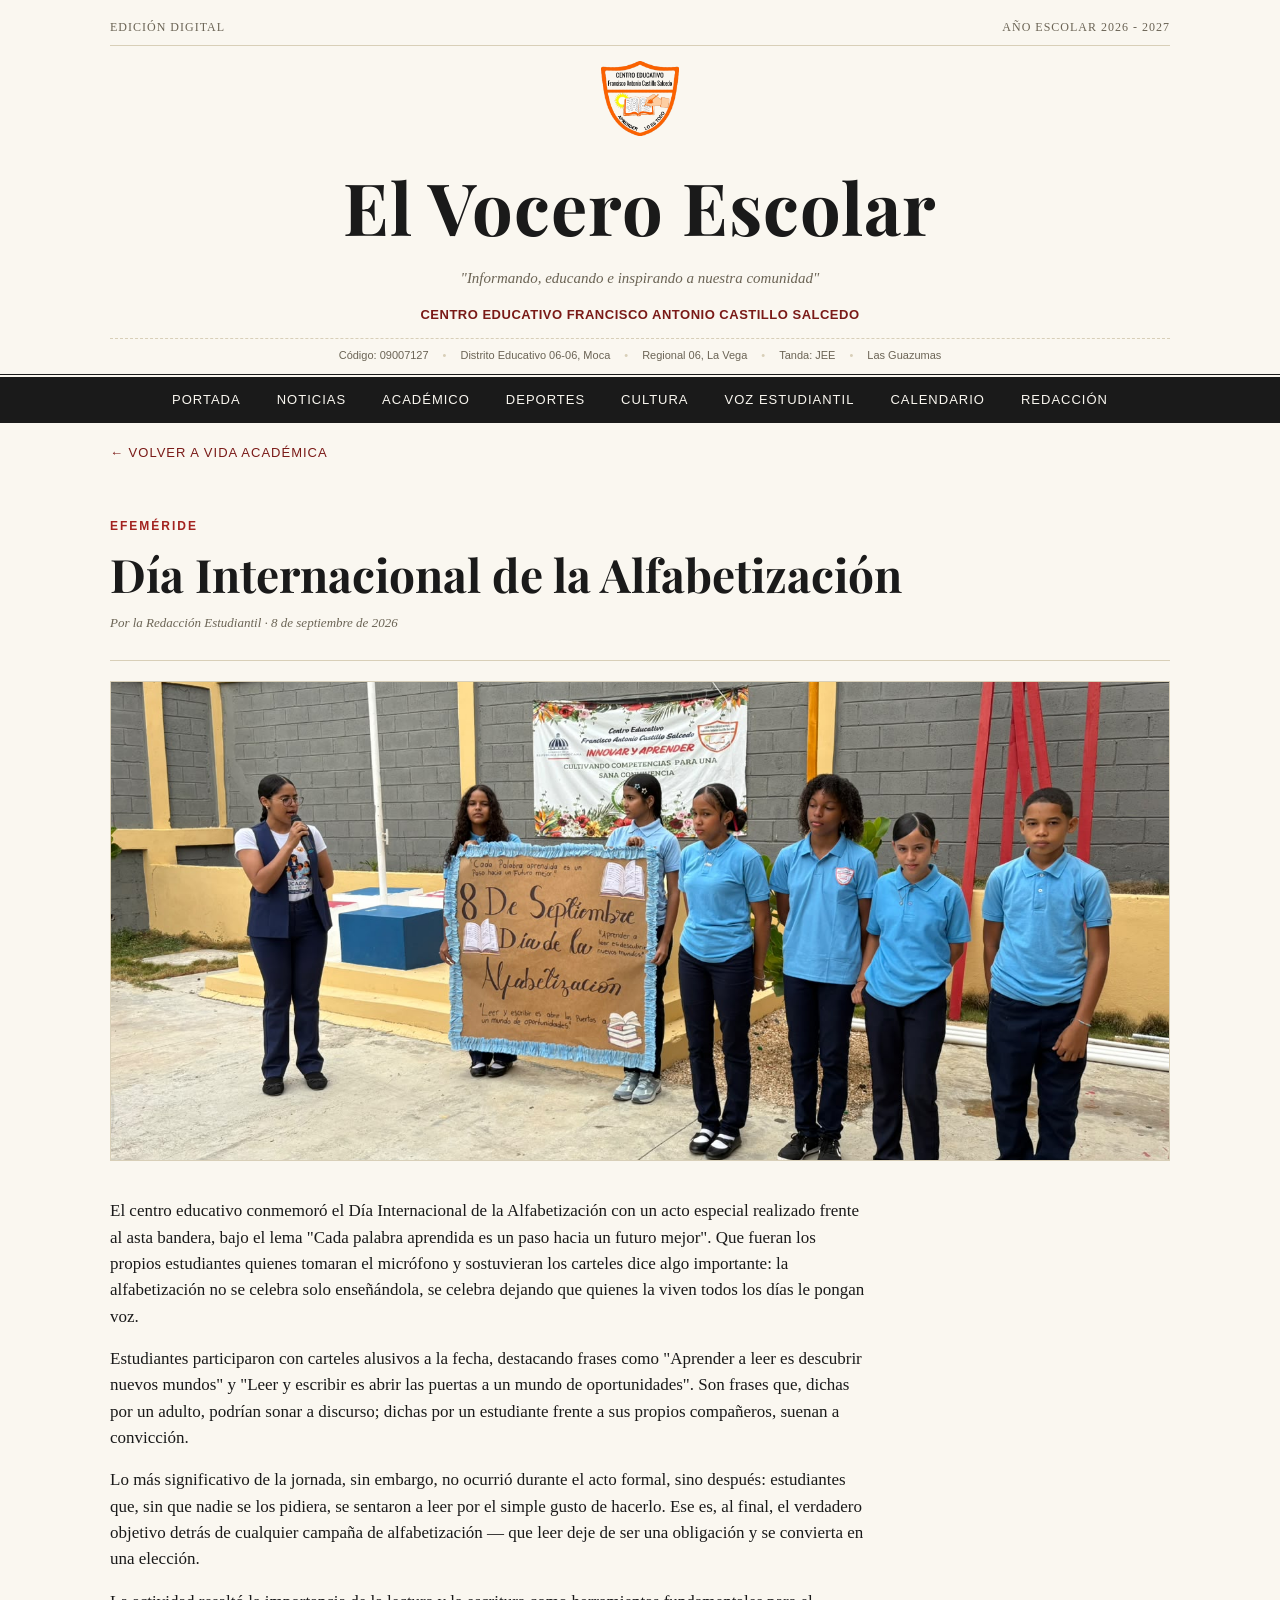
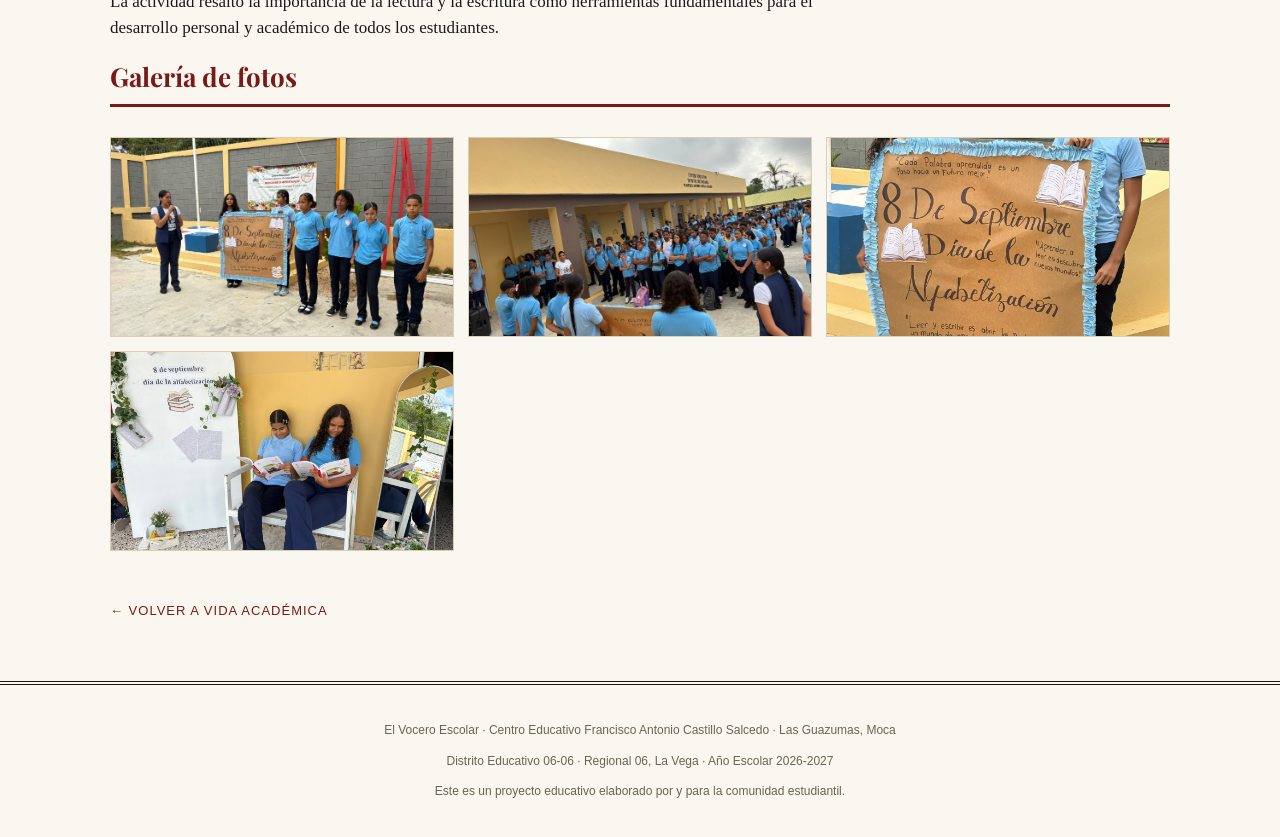
<file: noticias/noticia5.html>
<!DOCTYPE html>
<html lang="es">
<head>
<meta charset="UTF-8">
<meta name="viewport" content="width=device-width, initial-scale=1.0">
<title>Día Internacional de la Alfabetización | El Vocero Escolar</title>
<link rel="preconnect" href="https://fonts.googleapis.com">
<link rel="preconnect" href="https://fonts.gstatic.com" crossorigin>
<link href="https://fonts.googleapis.com/css2?family=Playfair+Display:wght@700;800&display=swap" rel="stylesheet">
<link rel="stylesheet" href="../styles.css">
</head>
<body>

<header class="masthead">
  <div class="wrap">
    <div class="top-bar">
      <span>Edición Digital</span>
      <span>Año Escolar 2026 - 2027</span>
    </div>
    <div class="title-block">
      <img src="../logo.png" alt="Logo Centro Educativo Francisco Antonio Castillo Salcedo" class="school-logo">
      <h1>El Vocero Escolar</h1>
      <p class="subtitle">"Informando, educando e inspirando a nuestra comunidad"</p>
      <p class="school-name">Centro Educativo Francisco Antonio Castillo Salcedo</p>
    </div>
    <div class="school-info">
      <span>Código: 09007127</span>
      <span>Distrito Educativo 06-06, Moca</span>
      <span>Regional 06, La Vega</span>
      <span>Tanda: JEE</span>
      <span>Las Guazumas</span>
    </div>
  </div>
</header>

<nav>
  <ul>
    <li><a href="../index.html#portada">Portada</a></li>
    <li><a href="../index.html#noticias">Noticias</a></li>
    <li><a href="../index.html#academico">Académico</a></li>
    <li><a href="../index.html#deportes">Deportes</a></li>
    <li><a href="../index.html#cultura">Cultura</a></li>
    <li><a href="../index.html#voz">Voz Estudiantil</a></li>
    <li><a href="../index.html#eventos">Calendario</a></li>
    <li><a href="../index.html#staff">Redacción</a></li>
  </ul>
</nav>

<main class="wrap">
  <a href="../index.html#academico" class="back-link">&larr; Volver a Vida Académica</a>
  <article class="article-header">
    <span class="kicker">Efeméride</span>
    <h1 class="headline">Día Internacional de la Alfabetización</h1>
    <p class="byline">Por la Redacción Estudiantil · 8 de septiembre de 2026</p>
  </article>

  <img class="article-cover" src="../galeria/NOTICIA-05DIADELAALFABETIZACION/PHOTO-2026-09-08-10-39-59.jpg" alt="Día Internacional de la Alfabetización">

  <div class="article-body">
    <p>El centro educativo conmemoró el Día Internacional de la Alfabetización con un acto especial realizado frente al asta bandera, bajo el lema "Cada palabra aprendida es un paso hacia un futuro mejor". Que fueran los propios estudiantes quienes tomaran el micrófono y sostuvieran los carteles dice algo importante: la alfabetización no se celebra solo enseñándola, se celebra dejando que quienes la viven todos los días le pongan voz.</p>
    <p>Estudiantes participaron con carteles alusivos a la fecha, destacando frases como "Aprender a leer es descubrir nuevos mundos" y "Leer y escribir es abrir las puertas a un mundo de oportunidades". Son frases que, dichas por un adulto, podrían sonar a discurso; dichas por un estudiante frente a sus propios compañeros, suenan a convicción.</p>
    <p>Lo más significativo de la jornada, sin embargo, no ocurrió durante el acto formal, sino después: estudiantes que, sin que nadie se los pidiera, se sentaron a leer por el simple gusto de hacerlo. Ese es, al final, el verdadero objetivo detrás de cualquier campaña de alfabetización — que leer deje de ser una obligación y se convierta en una elección.</p>
    <p>La actividad resaltó la importancia de la lectura y la escritura como herramientas fundamentales para el desarrollo personal y académico de todos los estudiantes.</p>
  </div>

  <h2 class="section-heading">Galería de fotos</h2>
  <div class="gallery">
    <img src="../galeria/NOTICIA-05DIADELAALFABETIZACION/PHOTO-2026-09-08-10-39-59.jpg" alt="Día Internacional de la Alfabetización">
    <img src="../galeria/NOTICIA-05DIADELAALFABETIZACION/PHOTO-2026-09-08-10-40-07.jpg" alt="Día Internacional de la Alfabetización">
    <img src="../galeria/NOTICIA-05DIADELAALFABETIZACION/PHOTO-2026-09-08-10-40-28.jpg" alt="Día Internacional de la Alfabetización">
    <img src="../galeria/NOTICIA-05DIADELAALFABETIZACION/PHOTO-2026-09-08-10-42-03.jpg" alt="Día Internacional de la Alfabetización">
  </div>

  <a href="../index.html#academico" class="back-link">&larr; Volver a Vida Académica</a>
</main>

<footer>
  <div class="wrap">
    <p>El Vocero Escolar · Centro Educativo Francisco Antonio Castillo Salcedo · Las Guazumas, Moca</p>
    <p>Distrito Educativo 06-06 · Regional 06, La Vega · Año Escolar 2026-2027</p>
    <p>Este es un proyecto educativo elaborado por y para la comunidad estudiantil.</p>
  </div>
</footer>

<script src="../site.js"></script>
</body>
</html>
</file>
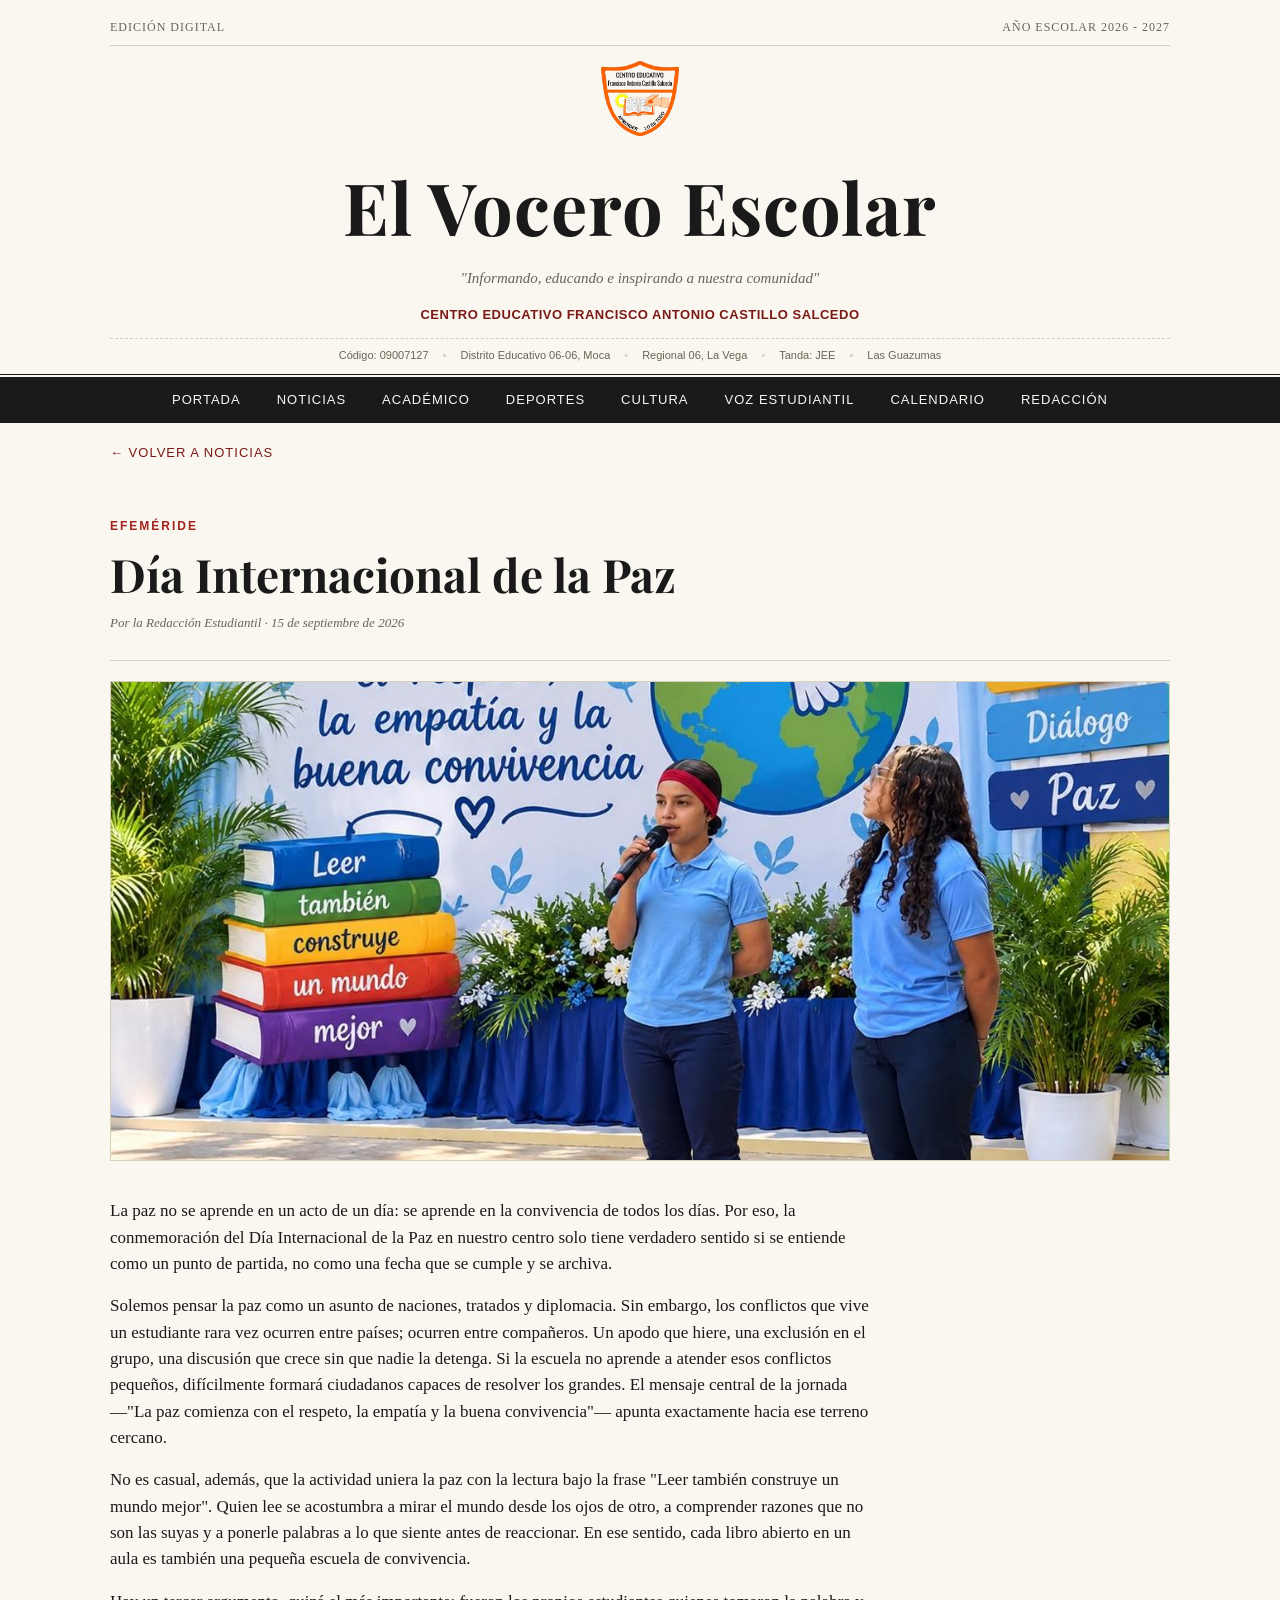
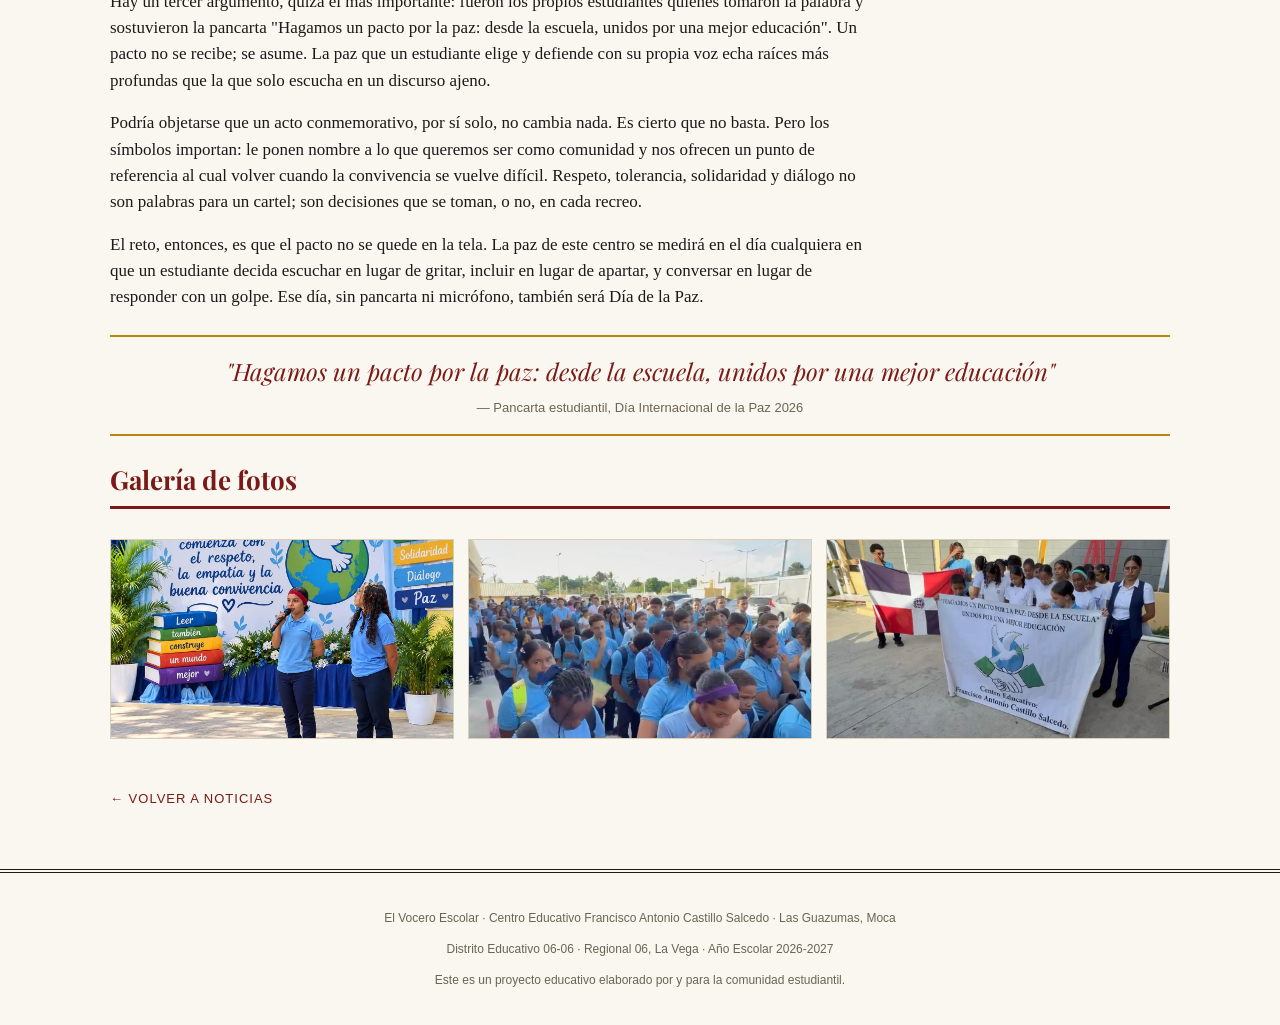
<file: noticias/noticia6.html>
<!DOCTYPE html>
<html lang="es">
<head>
<meta charset="UTF-8">
<meta name="viewport" content="width=device-width, initial-scale=1.0">
<title>Día Internacional de la Paz | El Vocero Escolar</title>
<link rel="preconnect" href="https://fonts.googleapis.com">
<link rel="preconnect" href="https://fonts.gstatic.com" crossorigin>
<link href="https://fonts.googleapis.com/css2?family=Playfair+Display:wght@700;800&display=swap" rel="stylesheet">
<link rel="stylesheet" href="../styles.css">
</head>
<body>

<header class="masthead">
  <div class="wrap">
    <div class="top-bar">
      <span>Edición Digital</span>
      <span>Año Escolar 2026 - 2027</span>
    </div>
    <div class="title-block">
      <img src="../logo.png" alt="Logo Centro Educativo Francisco Antonio Castillo Salcedo" class="school-logo">
      <h1>El Vocero Escolar</h1>
      <p class="subtitle">"Informando, educando e inspirando a nuestra comunidad"</p>
      <p class="school-name">Centro Educativo Francisco Antonio Castillo Salcedo</p>
    </div>
    <div class="school-info">
      <span>Código: 09007127</span>
      <span>Distrito Educativo 06-06, Moca</span>
      <span>Regional 06, La Vega</span>
      <span>Tanda: JEE</span>
      <span>Las Guazumas</span>
    </div>
  </div>
</header>

<nav>
  <ul>
    <li><a href="../index.html#portada">Portada</a></li>
    <li><a href="../index.html#noticias">Noticias</a></li>
    <li><a href="../index.html#academico">Académico</a></li>
    <li><a href="../index.html#deportes">Deportes</a></li>
    <li><a href="../index.html#cultura">Cultura</a></li>
    <li><a href="../index.html#voz">Voz Estudiantil</a></li>
    <li><a href="../index.html#eventos">Calendario</a></li>
    <li><a href="../index.html#staff">Redacción</a></li>
  </ul>
</nav>

<main class="wrap">
  <a href="../index.html#noticias" class="back-link">&larr; Volver a Noticias</a>
  <article class="article-header">
    <span class="kicker">Efeméride</span>
    <h1 class="headline">Día Internacional de la Paz</h1>
    <p class="byline">Por la Redacción Estudiantil · 15 de septiembre de 2026</p>
  </article>

  <img class="article-cover" src="../galeria/NOTICIA-06DIADELAPAZ/WhatsApp Image 2026-09-15 at 15.56.39.jpeg" alt="Día Internacional de la Paz">

  <div class="article-body">
    <p>La paz no se aprende en un acto de un día: se aprende en la convivencia de todos los días. Por eso, la conmemoración del Día Internacional de la Paz en nuestro centro solo tiene verdadero sentido si se entiende como un punto de partida, no como una fecha que se cumple y se archiva.</p>
    <p>Solemos pensar la paz como un asunto de naciones, tratados y diplomacia. Sin embargo, los conflictos que vive un estudiante rara vez ocurren entre países; ocurren entre compañeros. Un apodo que hiere, una exclusión en el grupo, una discusión que crece sin que nadie la detenga. Si la escuela no aprende a atender esos conflictos pequeños, difícilmente formará ciudadanos capaces de resolver los grandes. El mensaje central de la jornada —"La paz comienza con el respeto, la empatía y la buena convivencia"— apunta exactamente hacia ese terreno cercano.</p>
    <p>No es casual, además, que la actividad uniera la paz con la lectura bajo la frase "Leer también construye un mundo mejor". Quien lee se acostumbra a mirar el mundo desde los ojos de otro, a comprender razones que no son las suyas y a ponerle palabras a lo que siente antes de reaccionar. En ese sentido, cada libro abierto en un aula es también una pequeña escuela de convivencia.</p>
    <p>Hay un tercer argumento, quizá el más importante: fueron los propios estudiantes quienes tomaron la palabra y sostuvieron la pancarta "Hagamos un pacto por la paz: desde la escuela, unidos por una mejor educación". Un pacto no se recibe; se asume. La paz que un estudiante elige y defiende con su propia voz echa raíces más profundas que la que solo escucha en un discurso ajeno.</p>
    <p>Podría objetarse que un acto conmemorativo, por sí solo, no cambia nada. Es cierto que no basta. Pero los símbolos importan: le ponen nombre a lo que queremos ser como comunidad y nos ofrecen un punto de referencia al cual volver cuando la convivencia se vuelve difícil. Respeto, tolerancia, solidaridad y diálogo no son palabras para un cartel; son decisiones que se toman, o no, en cada recreo.</p>
    <p>El reto, entonces, es que el pacto no se quede en la tela. La paz de este centro se medirá en el día cualquiera en que un estudiante decida escuchar en lugar de gritar, incluir en lugar de apartar, y conversar en lugar de responder con un golpe. Ese día, sin pancarta ni micrófono, también será Día de la Paz.</p>
  </div>

  <blockquote class="pull">
    "Hagamos un pacto por la paz: desde la escuela, unidos por una mejor educación"
    <cite>— Pancarta estudiantil, Día Internacional de la Paz 2026</cite>
  </blockquote>

  <h2 class="section-heading">Galería de fotos</h2>
  <div class="gallery">
    <img src="../galeria/NOTICIA-06DIADELAPAZ/WhatsApp Image 2026-09-15 at 15.56.39.jpeg" alt="Día Internacional de la Paz">
    <img src="../galeria/NOTICIA-06DIADELAPAZ/WhatsApp Image 2026-10-01 at 08.27.13.jpeg" alt="Día Internacional de la Paz">
    <img src="../galeria/NOTICIA-06DIADELAPAZ/WhatsApp Image 2026-10-01 at 08.27.14.jpeg" alt="Día Internacional de la Paz">
  </div>

  <a href="../index.html#noticias" class="back-link">&larr; Volver a Noticias</a>
</main>

<footer>
  <div class="wrap">
    <p>El Vocero Escolar · Centro Educativo Francisco Antonio Castillo Salcedo · Las Guazumas, Moca</p>
    <p>Distrito Educativo 06-06 · Regional 06, La Vega · Año Escolar 2026-2027</p>
    <p>Este es un proyecto educativo elaborado por y para la comunidad estudiantil.</p>
  </div>
</footer>

<script src="../site.js"></script>
</body>
</html>
</file>
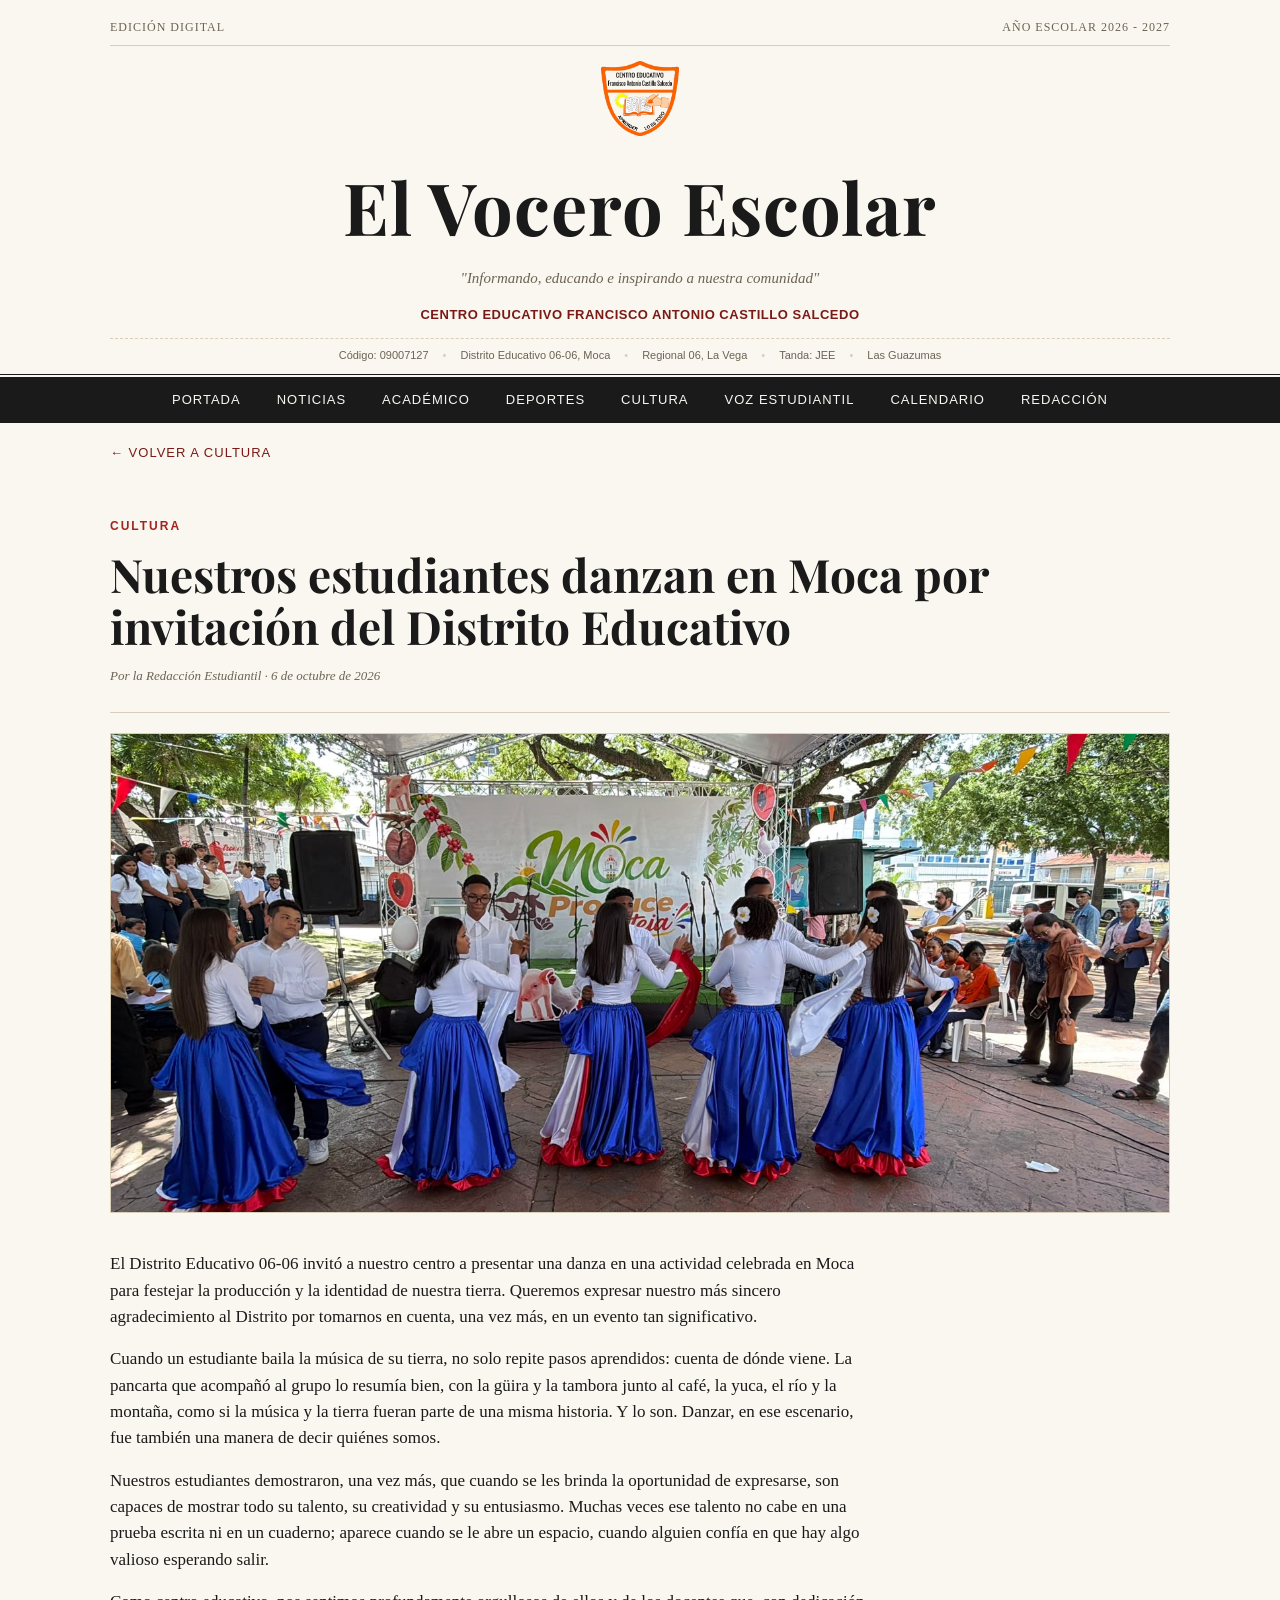
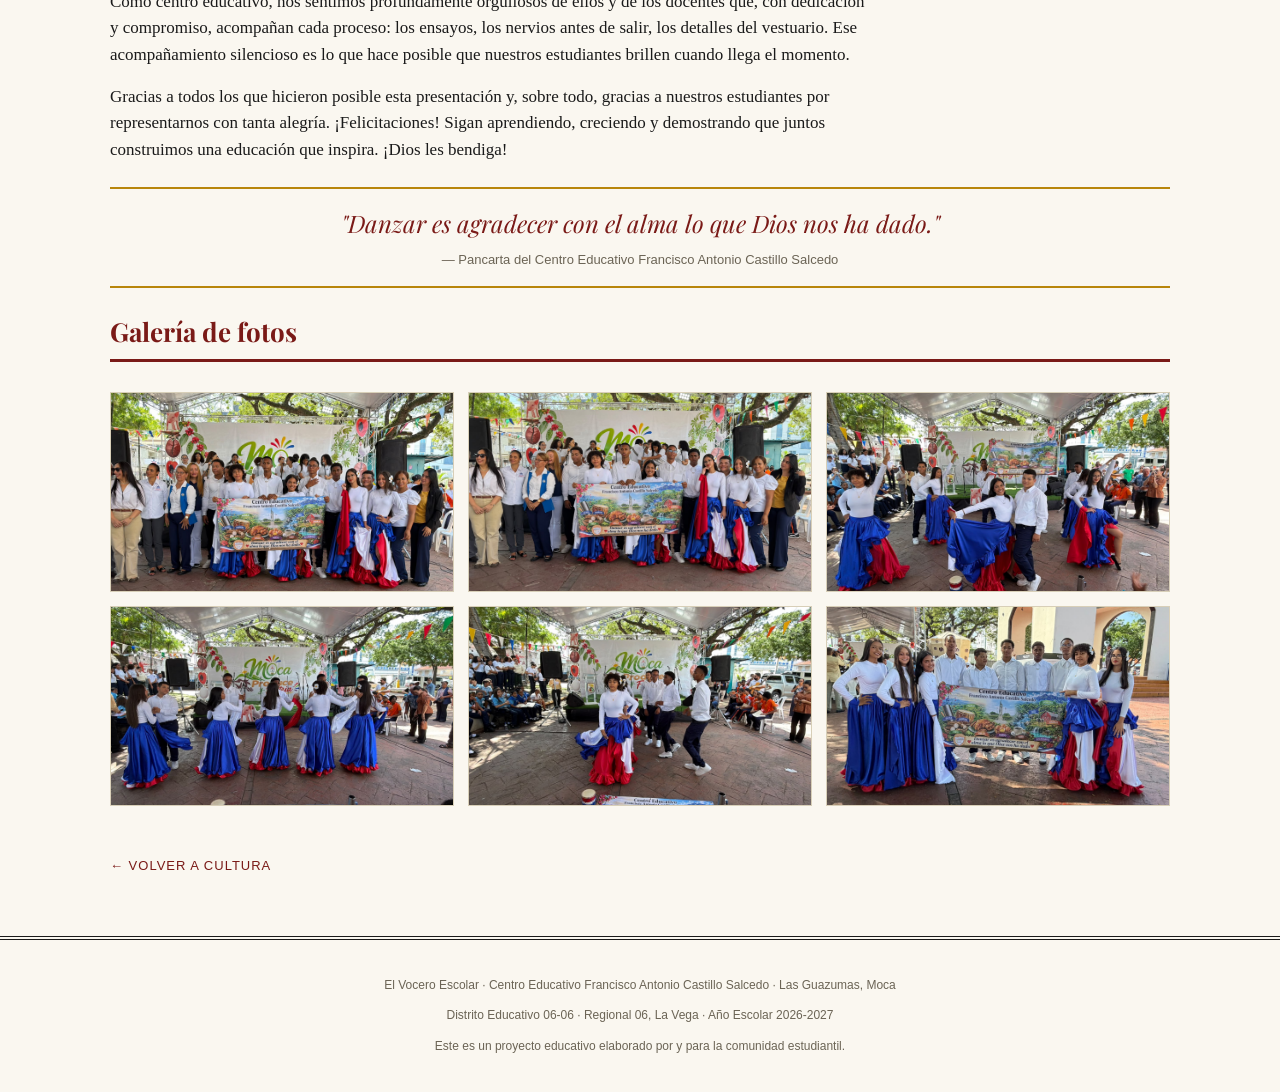
<file: noticias/noticia7.html>
<!DOCTYPE html>
<html lang="es">
<head>
<meta charset="UTF-8">
<meta name="viewport" content="width=device-width, initial-scale=1.0">
<title>Nuestros estudiantes danzan en Moca | El Vocero Escolar</title>
<link rel="preconnect" href="https://fonts.googleapis.com">
<link rel="preconnect" href="https://fonts.gstatic.com" crossorigin>
<link href="https://fonts.googleapis.com/css2?family=Playfair+Display:wght@700;800&display=swap" rel="stylesheet">
<link rel="stylesheet" href="../styles.css">
</head>
<body>

<header class="masthead">
  <div class="wrap">
    <div class="top-bar">
      <span>Edición Digital</span>
      <span>Año Escolar 2026 - 2027</span>
    </div>
    <div class="title-block">
      <img src="../logo.png" alt="Logo Centro Educativo Francisco Antonio Castillo Salcedo" class="school-logo">
      <h1>El Vocero Escolar</h1>
      <p class="subtitle">"Informando, educando e inspirando a nuestra comunidad"</p>
      <p class="school-name">Centro Educativo Francisco Antonio Castillo Salcedo</p>
    </div>
    <div class="school-info">
      <span>Código: 09007127</span>
      <span>Distrito Educativo 06-06, Moca</span>
      <span>Regional 06, La Vega</span>
      <span>Tanda: JEE</span>
      <span>Las Guazumas</span>
    </div>
  </div>
</header>

<nav>
  <ul>
    <li><a href="../index.html#portada">Portada</a></li>
    <li><a href="../index.html#noticias">Noticias</a></li>
    <li><a href="../index.html#academico">Académico</a></li>
    <li><a href="../index.html#deportes">Deportes</a></li>
    <li><a href="../index.html#cultura">Cultura</a></li>
    <li><a href="../index.html#voz">Voz Estudiantil</a></li>
    <li><a href="../index.html#eventos">Calendario</a></li>
    <li><a href="../index.html#staff">Redacción</a></li>
  </ul>
</nav>

<main class="wrap">
  <a href="../index.html#cultura" class="back-link">&larr; Volver a Cultura</a>
  <article class="article-header">
    <span class="kicker">Cultura</span>
    <h1 class="headline">Nuestros estudiantes danzan en Moca por invitación del Distrito Educativo</h1>
    <p class="byline">Por la Redacción Estudiantil · 6 de octubre de 2026</p>
  </article>

  <img class="article-cover" src="../galeria/NOTICIA-07INVITACIONDELDISTRITOAREALIZARDANZA/WhatsApp Image 2026-10-06 at 13.07.10.jpeg" alt="Estudiantes del centro presentando una danza folclórica en Moca">

  <div class="article-body">
    <p>El Distrito Educativo 06-06 invitó a nuestro centro a presentar una danza en una actividad celebrada en Moca para festejar la producción y la identidad de nuestra tierra. Queremos expresar nuestro más sincero agradecimiento al Distrito por tomarnos en cuenta, una vez más, en un evento tan significativo.</p>
    <p>Cuando un estudiante baila la música de su tierra, no solo repite pasos aprendidos: cuenta de dónde viene. La pancarta que acompañó al grupo lo resumía bien, con la güira y la tambora junto al café, la yuca, el río y la montaña, como si la música y la tierra fueran parte de una misma historia. Y lo son. Danzar, en ese escenario, fue también una manera de decir quiénes somos.</p>
    <p>Nuestros estudiantes demostraron, una vez más, que cuando se les brinda la oportunidad de expresarse, son capaces de mostrar todo su talento, su creatividad y su entusiasmo. Muchas veces ese talento no cabe en una prueba escrita ni en un cuaderno; aparece cuando se le abre un espacio, cuando alguien confía en que hay algo valioso esperando salir.</p>
    <p>Como centro educativo, nos sentimos profundamente orgullosos de ellos y de los docentes que, con dedicación y compromiso, acompañan cada proceso: los ensayos, los nervios antes de salir, los detalles del vestuario. Ese acompañamiento silencioso es lo que hace posible que nuestros estudiantes brillen cuando llega el momento.</p>
    <p>Gracias a todos los que hicieron posible esta presentación y, sobre todo, gracias a nuestros estudiantes por representarnos con tanta alegría. ¡Felicitaciones! Sigan aprendiendo, creciendo y demostrando que juntos construimos una educación que inspira. ¡Dios les bendiga!</p>
  </div>

  <blockquote class="pull">
    "Danzar es agradecer con el alma lo que Dios nos ha dado."
    <cite>— Pancarta del Centro Educativo Francisco Antonio Castillo Salcedo</cite>
  </blockquote>

  <h2 class="section-heading">Galería de fotos</h2>
  <div class="gallery">
    <img src="../galeria/NOTICIA-07INVITACIONDELDISTRITOAREALIZARDANZA/WhatsApp Image 2026-10-06 at 13.06.11.jpeg" alt="Estudiantes y docentes del centro en Moca">
    <img src="../galeria/NOTICIA-07INVITACIONDELDISTRITOAREALIZARDANZA/WhatsApp Image 2026-10-06 at 13.06.15.jpeg" alt="Presentación de danza en Moca">
    <img src="../galeria/NOTICIA-07INVITACIONDELDISTRITOAREALIZARDANZA/WhatsApp Image 2026-10-06 at 13.06.17.jpeg" alt="Presentación de danza en Moca">
    <img src="../galeria/NOTICIA-07INVITACIONDELDISTRITOAREALIZARDANZA/WhatsApp Image 2026-10-06 at 13.07.10.jpeg" alt="Estudiantes bailando en Moca">
    <img src="../galeria/NOTICIA-07INVITACIONDELDISTRITOAREALIZARDANZA/WhatsApp Image 2026-10-06 at 13.07.19.jpeg" alt="Presentación de danza en Moca">
    <img src="../galeria/NOTICIA-07INVITACIONDELDISTRITOAREALIZARDANZA/WhatsApp Image 2026-10-06 at 13.08.36.jpeg" alt="Grupo de danza del centro con su pancarta">
  </div>

  <a href="../index.html#cultura" class="back-link">&larr; Volver a Cultura</a>
</main>

<footer>
  <div class="wrap">
    <p>El Vocero Escolar · Centro Educativo Francisco Antonio Castillo Salcedo · Las Guazumas, Moca</p>
    <p>Distrito Educativo 06-06 · Regional 06, La Vega · Año Escolar 2026-2027</p>
    <p>Este es un proyecto educativo elaborado por y para la comunidad estudiantil.</p>
  </div>
</footer>

<script src="../site.js"></script>
</body>
</html>
</file>
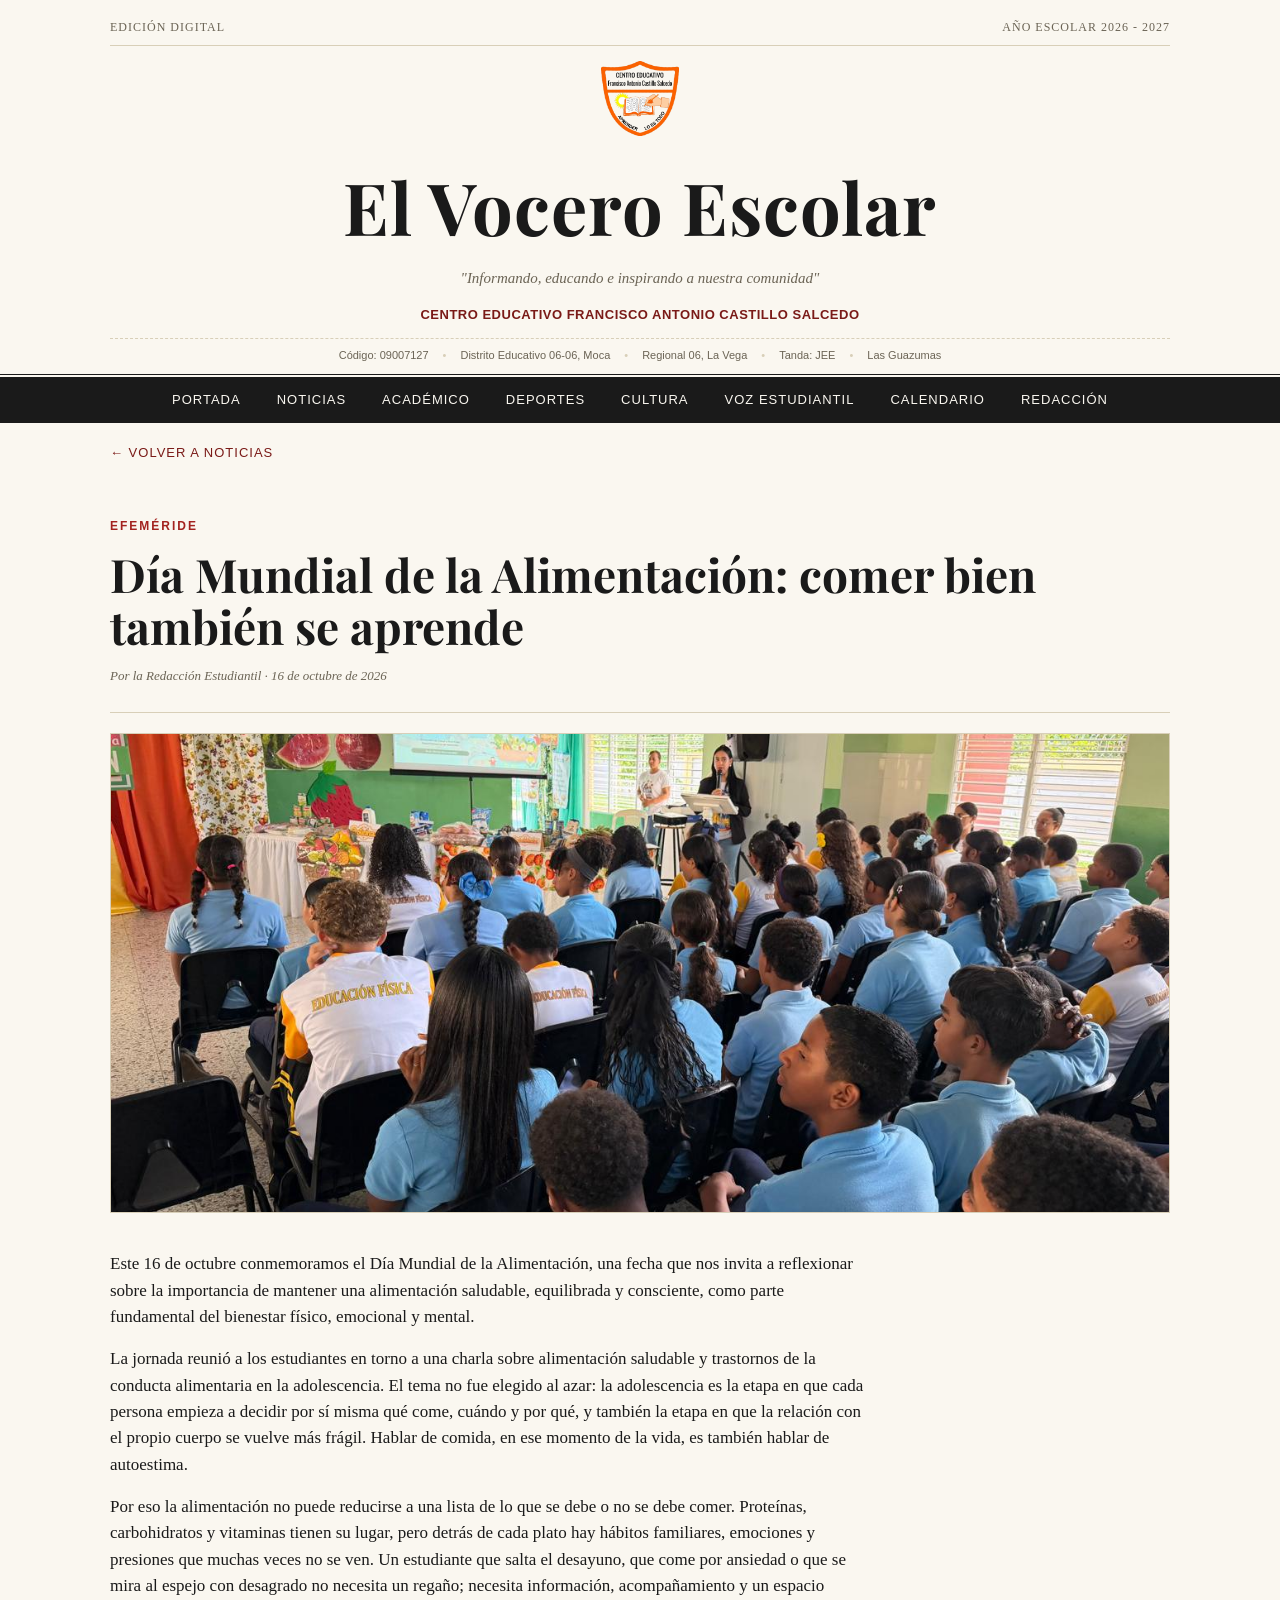
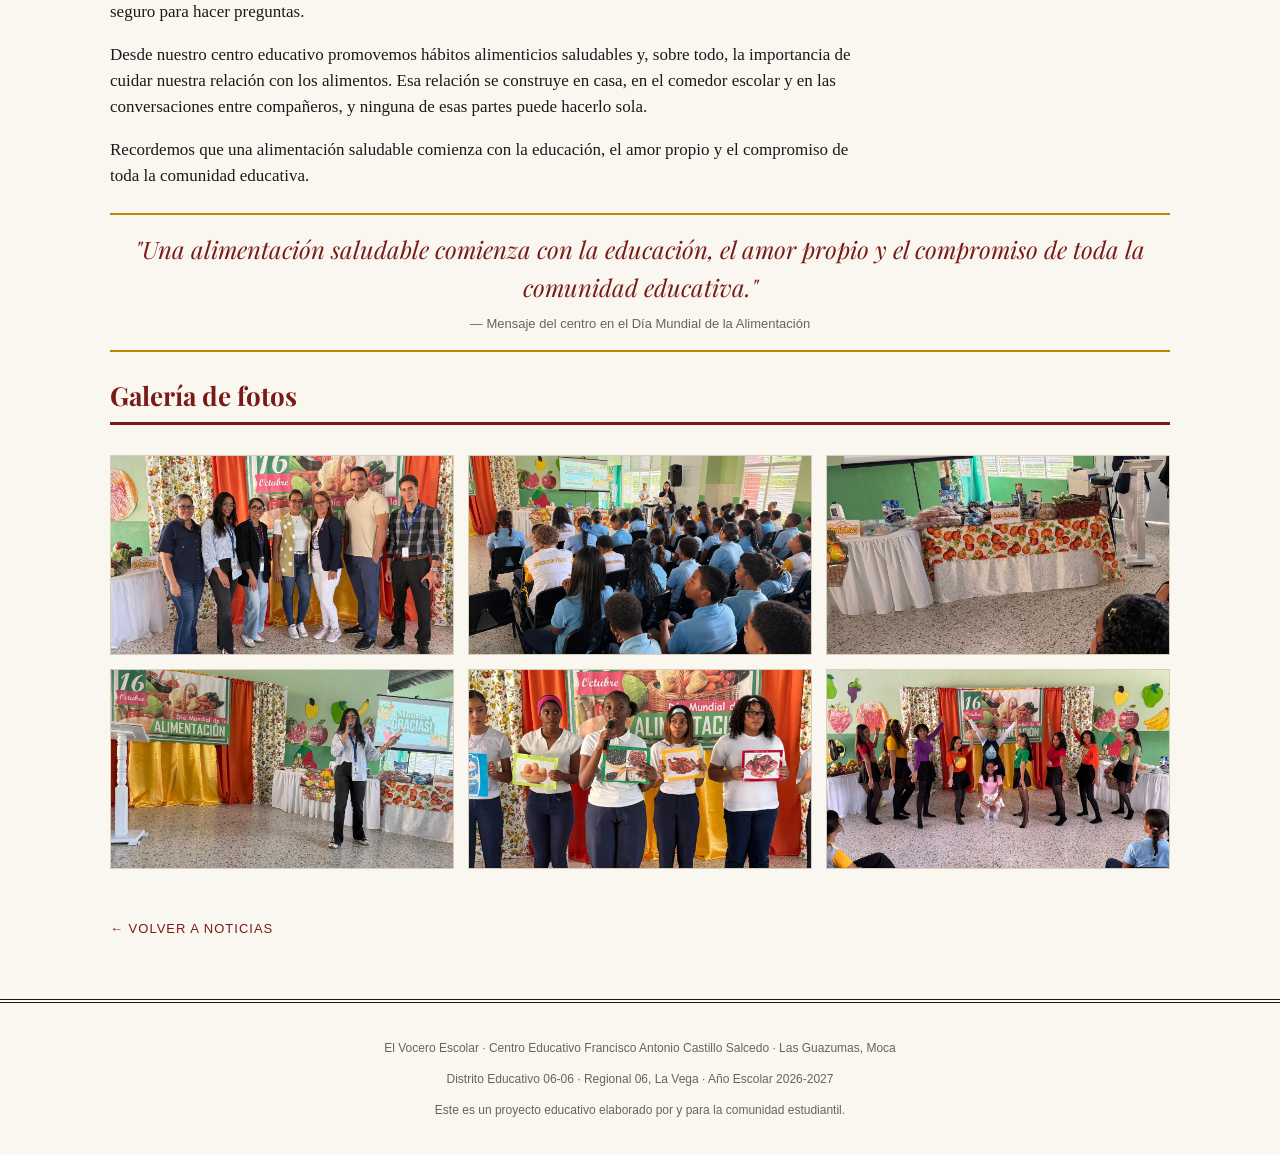
<file: noticias/noticia8.html>
<!DOCTYPE html>
<html lang="es">
<head>
<meta charset="UTF-8">
<meta name="viewport" content="width=device-width, initial-scale=1.0">
<title>Día Mundial de la Alimentación | El Vocero Escolar</title>
<link rel="preconnect" href="https://fonts.googleapis.com">
<link rel="preconnect" href="https://fonts.gstatic.com" crossorigin>
<link href="https://fonts.googleapis.com/css2?family=Playfair+Display:wght@700;800&display=swap" rel="stylesheet">
<link rel="stylesheet" href="../styles.css">
</head>
<body>

<header class="masthead">
  <div class="wrap">
    <div class="top-bar">
      <span>Edición Digital</span>
      <span>Año Escolar 2026 - 2027</span>
    </div>
    <div class="title-block">
      <img src="../logo.png" alt="Logo Centro Educativo Francisco Antonio Castillo Salcedo" class="school-logo">
      <h1>El Vocero Escolar</h1>
      <p class="subtitle">"Informando, educando e inspirando a nuestra comunidad"</p>
      <p class="school-name">Centro Educativo Francisco Antonio Castillo Salcedo</p>
    </div>
    <div class="school-info">
      <span>Código: 09007127</span>
      <span>Distrito Educativo 06-06, Moca</span>
      <span>Regional 06, La Vega</span>
      <span>Tanda: JEE</span>
      <span>Las Guazumas</span>
    </div>
  </div>
</header>

<nav>
  <ul>
    <li><a href="../index.html#portada">Portada</a></li>
    <li><a href="../index.html#noticias">Noticias</a></li>
    <li><a href="../index.html#academico">Académico</a></li>
    <li><a href="../index.html#deportes">Deportes</a></li>
    <li><a href="../index.html#cultura">Cultura</a></li>
    <li><a href="../index.html#voz">Voz Estudiantil</a></li>
    <li><a href="../index.html#eventos">Calendario</a></li>
    <li><a href="../index.html#staff">Redacción</a></li>
  </ul>
</nav>

<main class="wrap">
  <a href="../index.html#noticias" class="back-link">&larr; Volver a Noticias</a>
  <article class="article-header">
    <span class="kicker">Efeméride</span>
    <h1 class="headline">Día Mundial de la Alimentación: comer bien también se aprende</h1>
    <p class="byline">Por la Redacción Estudiantil · 16 de octubre de 2026</p>
  </article>

  <img class="article-cover" src="../galeria/NOTICIA-08DIADELAALIMENTACION/WhatsApp Image 2026-10-16 at 12.36.22.jpeg" alt="Estudiantes durante la charla sobre alimentación saludable">

  <div class="article-body">
    <p>Este 16 de octubre conmemoramos el Día Mundial de la Alimentación, una fecha que nos invita a reflexionar sobre la importancia de mantener una alimentación saludable, equilibrada y consciente, como parte fundamental del bienestar físico, emocional y mental.</p>
    <p>La jornada reunió a los estudiantes en torno a una charla sobre alimentación saludable y trastornos de la conducta alimentaria en la adolescencia. El tema no fue elegido al azar: la adolescencia es la etapa en que cada persona empieza a decidir por sí misma qué come, cuándo y por qué, y también la etapa en que la relación con el propio cuerpo se vuelve más frágil. Hablar de comida, en ese momento de la vida, es también hablar de autoestima.</p>
    <p>Por eso la alimentación no puede reducirse a una lista de lo que se debe o no se debe comer. Proteínas, carbohidratos y vitaminas tienen su lugar, pero detrás de cada plato hay hábitos familiares, emociones y presiones que muchas veces no se ven. Un estudiante que salta el desayuno, que come por ansiedad o que se mira al espejo con desagrado no necesita un regaño; necesita información, acompañamiento y un espacio seguro para hacer preguntas.</p>
    <p>Desde nuestro centro educativo promovemos hábitos alimenticios saludables y, sobre todo, la importancia de cuidar nuestra relación con los alimentos. Esa relación se construye en casa, en el comedor escolar y en las conversaciones entre compañeros, y ninguna de esas partes puede hacerlo sola.</p>
    <p>Recordemos que una alimentación saludable comienza con la educación, el amor propio y el compromiso de toda la comunidad educativa.</p>
  </div>

  <blockquote class="pull">
    "Una alimentación saludable comienza con la educación, el amor propio y el compromiso de toda la comunidad educativa."
    <cite>— Mensaje del centro en el Día Mundial de la Alimentación</cite>
  </blockquote>

  <h2 class="section-heading">Galería de fotos</h2>
  <div class="gallery">
    <img src="../galeria/NOTICIA-08DIADELAALIMENTACION/WhatsApp Image 2026-10-16.jpeg" alt="Equipo del centro en el Día Mundial de la Alimentación">
    <img src="../galeria/NOTICIA-08DIADELAALIMENTACION/WhatsApp Image 2026-10-16 at 12.36.22.jpeg" alt="Charla sobre alimentación saludable">
    <img src="../galeria/NOTICIA-08DIADELAALIMENTACION/WhatsApp Image 2026-10-16 at 12.36.41 (5).jpeg" alt="Charla sobre alimentación saludable">
    <img src="../galeria/NOTICIA-08DIADELAALIMENTACION/WhatsApp Image 2026-10-16 at 12.36.47 (1).jpeg" alt="Día Mundial de la Alimentación">
    <img src="../galeria/NOTICIA-08DIADELAALIMENTACION/WhatsApp Image 2026-10-16 at 12.36.47 (8).jpeg" alt="Día Mundial de la Alimentación">
    <img src="../galeria/NOTICIA-08DIADELAALIMENTACION/WhatsApp Image 2026-10-16 at 12.36.48 (9).jpeg" alt="Día Mundial de la Alimentación">
  </div>

  <a href="../index.html#noticias" class="back-link">&larr; Volver a Noticias</a>
</main>

<footer>
  <div class="wrap">
    <p>El Vocero Escolar · Centro Educativo Francisco Antonio Castillo Salcedo · Las Guazumas, Moca</p>
    <p>Distrito Educativo 06-06 · Regional 06, La Vega · Año Escolar 2026-2027</p>
    <p>Este es un proyecto educativo elaborado por y para la comunidad estudiantil.</p>
  </div>
</footer>

<script src="../site.js"></script>
</body>
</html>
</file>
<file: styles.css>
:root{
    --ink:#1a1a1a;
    --paper:#faf7f0;
    --paper-alt:#f1ece0;
    --accent:#a3231f;
    --accent-dark:#7a1a17;
    --line:#d8cfb8;
    --muted:#6b6455;
    --gold:#b8860b;
  }
  *{box-sizing:border-box;}
  body{
    margin:0;
    background:var(--paper);
    color:var(--ink);
    font-family:'Georgia','Times New Roman',serif;
    line-height:1.55;
  }
  a{color:var(--accent-dark);}
  .wrap{max-width:1100px;margin:0 auto;padding:0 20px;}

  /* Masthead */
  header.masthead{
    border-bottom:4px double var(--ink);
    background:var(--paper);
    padding:18px 0 10px;
  }
  .top-bar{
    display:flex;justify-content:space-between;font-size:12px;
    text-transform:uppercase;letter-spacing:1px;color:var(--muted);
    padding-bottom:8px;border-bottom:1px solid var(--line);margin-bottom:14px;
  }
  .title-block{text-align:center;}
  .title-block h1{
    font-family:'Playfair Display','Georgia',serif;
    font-size:clamp(38px,7vw,72px);
    margin:0;
    letter-spacing:1px;
    color:var(--ink);
  }
  .title-block .subtitle{
    font-style:italic;color:var(--muted);font-size:15px;margin-top:4px;
  }
  .school-logo{
    width:78px;height:78px;object-fit:contain;margin-bottom:6px;
  }
  .school-name{
    font-family:Arial,sans-serif;font-size:13px;font-weight:bold;
    color:var(--accent-dark);text-transform:uppercase;letter-spacing:0.5px;
    margin-top:6px;
  }
  .masthead-meta{
    display:flex;justify-content:space-between;align-items:center;
    font-size:12px;color:var(--muted);margin-top:12px;
    border-top:1px solid var(--line);padding-top:8px;
  }
  .school-info{
    display:flex;flex-wrap:wrap;justify-content:center;gap:14px;
    font-family:Arial,sans-serif;font-size:11px;color:var(--muted);
    margin-top:8px;padding-top:8px;border-top:1px dashed var(--line);
  }
  .school-info span:not(:last-child)::after{content:"•";margin-left:14px;color:var(--line);}

  /* Nav */
  nav{
    background:var(--ink);
    padding:0;
  }
  nav ul{
    list-style:none;margin:0 auto;padding:0;max-width:1100px;
    display:flex;flex-wrap:wrap;justify-content:center;
  }
  nav a{
    display:block;color:var(--paper);text-decoration:none;
    padding:12px 18px;font-size:13px;text-transform:uppercase;
    letter-spacing:1px;font-family:Arial,sans-serif;
  }
  nav a:hover{background:var(--accent);}

  main{padding:30px 0 60px;}

  /* Section headings */
  .section-heading{
    font-family:'Playfair Display',Georgia,serif;
    font-size:26px;color:var(--accent-dark);
    border-bottom:3px solid var(--accent-dark);
    padding-bottom:6px;margin:44px 0 20px;
    display:flex;align-items:center;gap:12px;
  }
  .section-heading img{
    width:28px;height:28px;object-fit:contain;
  }
  .section-heading:first-of-type{margin-top:0;}

  /* Hero / featured story */
  .hero{
    display:grid;grid-template-columns:1.4fr 1fr;gap:30px;
    border-bottom:1px solid var(--line);padding-bottom:30px;
  }
  .hero .kicker{
    color:var(--accent);text-transform:uppercase;font-size:12px;
    letter-spacing:2px;font-family:Arial,sans-serif;font-weight:bold;
  }
  .hero h2{font-size:34px;margin:8px 0 10px;line-height:1.2;}
  .hero .byline{font-size:12px;color:var(--muted);font-style:italic;margin-bottom:12px;}
  .hero p{margin:0 0 12px;font-size:16px;}
  .hero .dropcap::first-letter{
    font-family:'Playfair Display',Georgia,serif;
    float:left;font-size:64px;line-height:48px;padding:4px 6px 0 0;
    color:var(--accent-dark);
  }
  .hero-img{
    background:var(--paper-alt);border:1px solid var(--line);
    display:flex;align-items:center;justify-content:center;
    min-height:260px;color:var(--muted);font-size:14px;text-align:center;
    padding:20px;font-family:Arial,sans-serif;
  }

  /* Grid articles */
  .grid{
    display:grid;grid-template-columns:repeat(3,1fr);gap:26px;
  }
  article.card{
    border-top:3px solid var(--ink);padding-top:12px;
  }
  article.card .card-img{
    width:100%;height:170px;object-fit:cover;margin-bottom:10px;
    border:1px solid var(--line);
  }
  article.card .cat{
    font-size:11px;text-transform:uppercase;letter-spacing:1.5px;
    color:var(--accent);font-family:Arial,sans-serif;font-weight:bold;
  }
  article.card h3{font-size:20px;margin:8px 0;line-height:1.25;}
  article.card p{font-size:14.5px;color:#333;margin:0 0 10px;}
  article.card .meta{font-size:11px;color:var(--muted);font-style:italic;}

  /* Two-column layout */
  .columns{columns:2;column-gap:36px;}
  .columns p{margin:0 0 12px;}

  /* Pull quote */
  blockquote.pull{
    font-family:'Playfair Display',Georgia,serif;
    font-size:24px;font-style:italic;color:var(--accent-dark);
    border-top:2px solid var(--gold);border-bottom:2px solid var(--gold);
    padding:16px 10px;margin:24px 0;text-align:center;
  }
  blockquote.pull cite{
    display:block;font-size:13px;font-style:normal;color:var(--muted);
    margin-top:8px;font-family:Arial,sans-serif;
  }

  /* Calendar / dates strip */
  .events{
    background:var(--paper-alt);border:1px solid var(--line);
    padding:20px;margin-top:10px;
  }
  .events ul{list-style:none;margin:0;padding:0;}
  .events li{
    display:flex;gap:14px;padding:10px 0;border-bottom:1px dashed var(--line);
    font-family:Arial,sans-serif;font-size:14px;
  }
  .events li:last-child{border-bottom:none;}
  .events .date{
    background:var(--accent-dark);color:var(--paper);
    min-width:64px;text-align:center;padding:6px 4px;font-weight:bold;
    font-size:12px;border-radius:3px;height:fit-content;
  }

  /* Staff box */
  .staffbox{
    background:var(--ink);color:var(--paper);padding:24px;margin-top:16px;
    font-family:Arial,sans-serif;font-size:13px;
  }
  .staffbox h4{margin:0 0 10px;font-family:'Playfair Display',Georgia,serif;font-size:18px;color:var(--gold);}
  .staffbox .row{display:flex;justify-content:space-between;gap:12px;padding:4px 0;border-bottom:1px solid #333;}
  .staffbox .row span:last-child{text-align:right;}
  .staffbox .row:last-child{border-bottom:none;}

  footer{
    border-top:4px double var(--ink);margin-top:40px;padding:24px 0;
    text-align:center;font-size:12px;color:var(--muted);
    font-family:Arial,sans-serif;
  }

  @media (max-width:820px){
    .hero{grid-template-columns:1fr;}
    .grid{grid-template-columns:1fr;}
    .columns{columns:1;}
    .top-bar{flex-direction:column;gap:4px;text-align:center;}
  }

  /* Clickable news cards */
  a.card-link{
    text-decoration:none;color:inherit;display:block;
    transition:opacity .15s ease;
  }
  a.card-link:hover{opacity:0.82;}
  .hero-link{text-decoration:none;color:inherit;display:block;cursor:pointer;}

  /* Coming soon placeholder */
  .coming-soon{
    background:var(--paper-alt);border:1px dashed var(--line);
    padding:40px 20px;text-align:center;font-family:Arial,sans-serif;
    color:var(--muted);letter-spacing:2px;text-transform:uppercase;
    font-size:14px;margin-top:10px;
  }

  /* Article page */
  .article-header{padding:30px 0 10px;border-bottom:1px solid var(--line);}
  .article-header .kicker{
    color:var(--accent);text-transform:uppercase;font-size:12px;
    letter-spacing:2px;font-family:Arial,sans-serif;font-weight:bold;
  }
  .article-header h1.headline{
    font-family:'Playfair Display',Georgia,serif;
    font-size:clamp(28px,4.5vw,46px);margin:10px 0;line-height:1.15;
  }
  .article-header .byline{font-size:13px;color:var(--muted);font-style:italic;margin-bottom:16px;}
  .back-link{
    display:inline-block;margin:20px 0;font-family:Arial,sans-serif;
    font-size:13px;text-transform:uppercase;letter-spacing:1px;
    color:var(--accent-dark);text-decoration:none;
  }
  .back-link:hover{text-decoration:underline;}
  .article-body{font-size:17px;max-width:760px;}
  .article-body p{margin:0 0 16px;}
  .article-cover{
    width:100%;max-height:480px;object-fit:cover;margin:20px 0 30px;
    border:1px solid var(--line);
  }
  .gallery{
    display:grid;grid-template-columns:repeat(3,1fr);gap:14px;margin:30px 0;
  }
  .gallery img{
    width:100%;height:200px;object-fit:cover;border:1px solid var(--line);
    cursor:pointer;
  }
  @media (max-width:820px){
    .gallery{grid-template-columns:repeat(2,1fr);}
  }

  /* Next event callout */
  .next-event{
    background:var(--accent-dark);color:var(--paper);
    padding:18px 22px;display:flex;align-items:center;gap:18px;
    flex-wrap:wrap;margin-bottom:12px;
  }
  .next-event:last-of-type{margin-bottom:24px;}
  #today-event{background:var(--accent);}
  #today-event .next-event-label{color:var(--paper);border-right-color:rgba(250,247,240,0.5);}
  .next-event-label{
    font-family:Arial,sans-serif;font-size:11px;text-transform:uppercase;
    letter-spacing:2px;color:var(--gold);font-weight:bold;
    border-right:1px solid rgba(250,247,240,0.3);padding-right:18px;
  }
  .next-event-body{display:flex;flex-direction:column;gap:2px;}
  .next-event-date{
    font-family:'Playfair Display',Georgia,serif;font-size:15px;
    text-transform:uppercase;letter-spacing:1px;color:var(--gold);
  }
  .next-event-name{font-family:Georgia,serif;font-size:19px;}

  /* Month calendar */
  .month-cal{
    background:var(--paper-alt);border:1px solid var(--line);padding:20px;
  }
  .month-cal-header{
    font-family:'Playfair Display',Georgia,serif;font-size:18px;
    color:var(--accent-dark);text-align:center;margin-bottom:14px;
  }
  .month-cal-grid{
    display:grid;grid-template-columns:repeat(7,1fr);gap:6px;
    font-family:Arial,sans-serif;text-align:center;
  }
  .month-cal-grid .dow{
    font-size:11px;text-transform:uppercase;letter-spacing:1px;
    color:var(--muted);font-weight:bold;padding-bottom:6px;
  }
  .month-cal-grid .day{
    padding:10px 0;font-size:14px;color:var(--ink);background:var(--paper);
    border:1px solid var(--line);
  }
  .month-cal-grid .day.today{
    background:var(--accent);color:var(--paper);font-weight:bold;
  }
  .month-cal-grid .day.event{
    text-decoration:underline;text-decoration-color:var(--accent);
    text-decoration-thickness:3px;text-underline-offset:4px;
    font-weight:bold;color:var(--accent-dark);cursor:default;
  }
  .month-cal-note{
    font-family:Arial,sans-serif;font-size:11px;color:var(--muted);
    margin:14px 0 0;text-align:center;
  }

  [hidden]{display:none !important;}
  img{max-width:100%;}
  section[id]{scroll-margin-top:64px;}
  html{scroll-behavior:smooth;}

  /* Visor de fotos */
  .lightbox{
    position:fixed;inset:0;z-index:100;background:rgba(15,12,10,0.94);
    display:flex;align-items:center;justify-content:center;
    touch-action:pan-y;
  }
  .lightbox img{max-width:100vw;max-height:84vh;object-fit:contain;}
  .lightbox button{
    position:absolute;background:rgba(250,247,240,0.14);color:#faf7f0;
    border:0;border-radius:50%;width:48px;height:48px;font-size:26px;line-height:1;
    cursor:pointer;font-family:Arial,sans-serif;
  }
  .lightbox .lb-close{top:14px;right:14px;}
  .lightbox .lb-prev{left:10px;top:50%;transform:translateY(-50%);}
  .lightbox .lb-next{right:10px;top:50%;transform:translateY(-50%);}
  .lightbox .lb-count{
    position:absolute;bottom:18px;left:0;right:0;text-align:center;
    color:#d8cfb8;font:13px Arial,sans-serif;letter-spacing:1px;
  }
  .article-cover{cursor:pointer;}

  /* ===== Celular ===== */
  @media (max-width:640px){
    .wrap{padding:0 16px;}

    header.masthead{padding:10px 0 12px;border-bottom-width:3px;}
    .top-bar{
      flex-direction:row;justify-content:space-between;font-size:10px;letter-spacing:.5px;
      margin-bottom:10px;padding-bottom:6px;
    }
    .school-logo{width:54px;height:54px;margin-bottom:2px;}
    .title-block h1{font-size:34px;line-height:1.1;letter-spacing:0;}
    .title-block .subtitle{font-size:13px;margin:4px 0 0;}
    .school-name{font-size:10.5px;margin:6px 0 0;}
    .masthead-meta,.school-info{display:none;}

    nav{position:sticky;top:0;z-index:50;box-shadow:0 2px 8px rgba(0,0,0,0.18);}
    nav ul{
      flex-wrap:nowrap;justify-content:flex-start;overflow-x:auto;
      scrollbar-width:none;-webkit-overflow-scrolling:touch;padding:0 8px;position:relative;
    }
    nav ul::-webkit-scrollbar{display:none;}
    nav li{flex:none;}
    nav li:last-child{padding-right:24px;}
    nav::after{
      content:"";position:absolute;top:0;right:0;bottom:0;width:32px;pointer-events:none;
      background:linear-gradient(to right,rgba(26,26,26,0),var(--ink));
    }
    nav a{padding:14px 12px;font-size:12px;border-bottom:3px solid transparent;}
    nav a.active{border-bottom-color:var(--gold);color:#fff;}

    main{padding:18px 0 40px;}
    .section-heading{font-size:22px;margin:36px 0 16px;gap:10px;}
    .section-heading img{width:22px;height:22px;}

    /* Portada: foto primero */
    .hero{gap:14px;padding-bottom:22px;}
    .hero > div:last-child{order:-1;min-height:0;height:220px;border-radius:6px;}
    .hero h2{font-size:26px;margin:6px 0 8px;}
    .hero p{font-size:15.5px;}
    .hero .dropcap::first-letter{font-size:52px;line-height:40px;}

    /* Noticias: la más reciente grande, el resto en lista compacta */
    .grid{gap:0;}
    .grid > a:first-child article.card{border-top:0;padding:0 0 18px;border-bottom:1px solid var(--line);}
    .grid > a:first-child .card-img{height:210px;border-radius:6px;}
    .grid > a:first-child h3{font-size:22px;}
    .grid > a:not(:first-child) article.card{
      display:grid;grid-template-columns:104px 1fr;column-gap:14px;align-items:start;
      border-top:0;border-bottom:1px solid var(--line);padding:14px 0;
    }
    .grid > a:not(:first-child) .card-img{
      grid-row:1 / span 3;width:104px;height:80px;margin:0;border-radius:6px;
    }
    .grid > a:not(:first-child) h3{font-size:16.5px;margin:3px 0 0;line-height:1.25;}
    .grid > a:not(:first-child) .cat{font-size:10px;}
    .grid > a:not(:first-child) p,.grid > a:not(:first-child) .meta{display:none;}
    a.card-link:active{opacity:.6;}

    .coming-soon{padding:18px 12px;font-size:12px;}

    .next-event{padding:14px 16px;gap:10px;}
    .next-event-label{border-right:0;padding-right:0;width:100%;}
    .next-event-name{font-size:17px;}

    .month-cal{padding:14px 10px;}
    .month-cal-grid{gap:4px;}
    .month-cal-grid .day{padding:9px 0;font-size:13px;border-radius:4px;}

    .staffbox{padding:18px 16px;border-radius:6px;}
    .staffbox .row{flex-direction:column;gap:1px;padding:8px 0;}
    .staffbox .row span:first-child{font-size:11px;color:#bdb5a6;text-transform:uppercase;letter-spacing:.5px;}
    .staffbox .row span:last-child{text-align:left;font-size:14px;}

    footer{margin-top:24px;padding:20px 0;}

    /* Página de noticia */
    .back-link{margin:14px 0;padding:6px 0;}
    .article-header{padding:6px 0 4px;}
    .article-header h1.headline{font-size:27px;}
    .article-cover{max-height:260px;margin:14px 0 22px;border-radius:6px;}
    .article-body{font-size:16.5px;line-height:1.65;}
    blockquote.pull{font-size:20px;padding:14px 6px;}
    .gallery{grid-template-columns:repeat(2,1fr);gap:8px;margin:20px 0;}
    .gallery img{height:150px;border-radius:6px;}
  }

  /* Portada: dos noticias bajo la principal */
  .portada-sec{grid-template-columns:repeat(2,1fr);margin-top:24px;}
  @media (max-width:640px){ .portada-sec{grid-template-columns:1fr;margin-top:8px;} }
</file>
